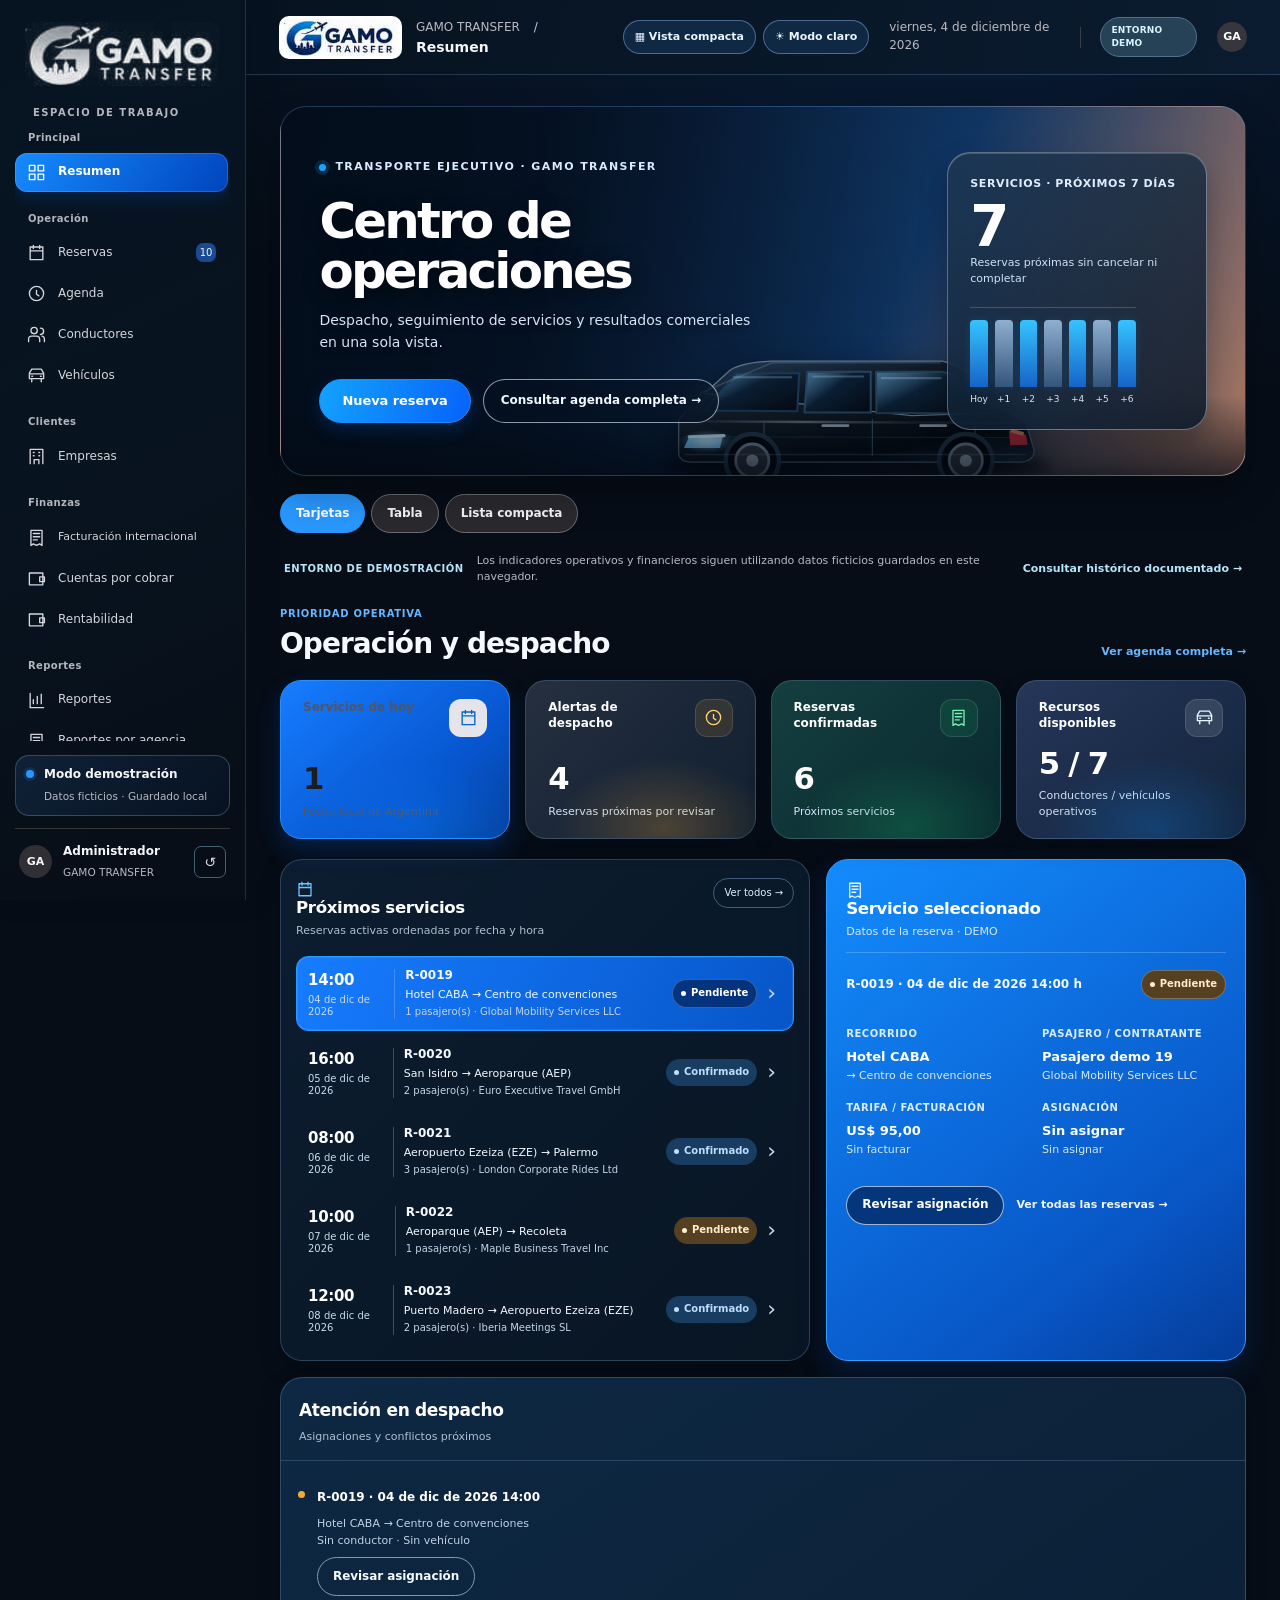
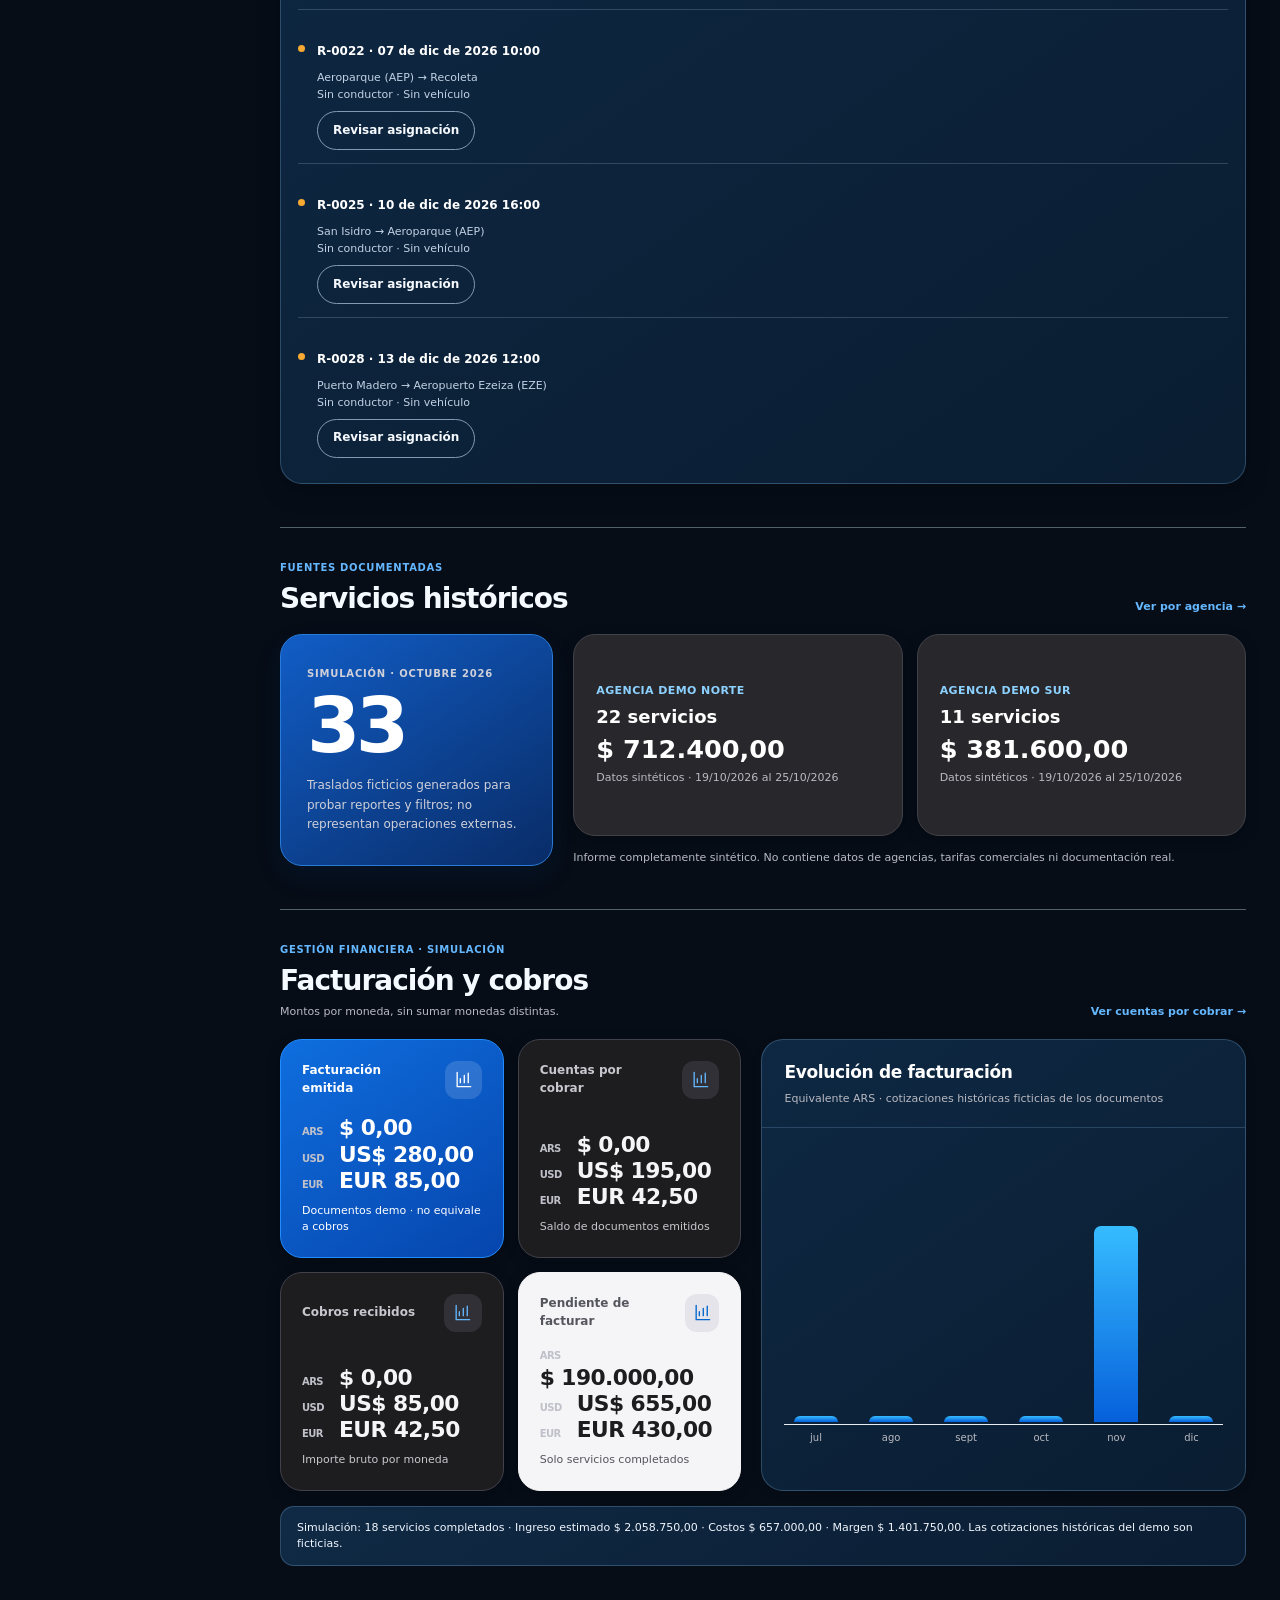
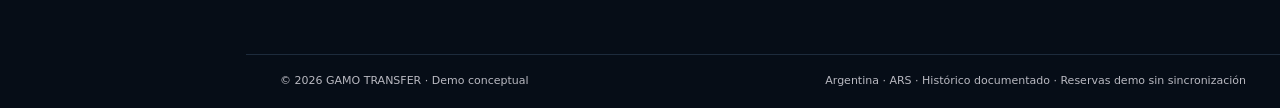
<file: index.html>
<!doctype html>
<html lang="es-AR">
  <head>
    <meta charset="utf-8" />
    <meta name="viewport" content="width=device-width, initial-scale=1" />
    <meta name="theme-color" content="#0e0e0e" />
    <meta name="referrer" content="no-referrer" />
    <meta name="robots" content="noindex, nofollow, noarchive" />
    <meta name="gamo-build" content="development" />
    <meta http-equiv="Content-Security-Policy" content="default-src 'self'; base-uri 'self'; object-src 'none'; script-src 'self'; style-src 'self' 'unsafe-inline'; img-src 'self' data: https://images.unsplash.com; font-src 'self' data:; connect-src 'self'; form-action 'self'; frame-src 'none'" />
    <meta
      name="description"
      content="GAMO TRANSFER · Demo interactiva de gestión para transporte ejecutivo en Argentina."
    />
    <title>GAMO TRANSFER | Gestión de transporte</title>
    <link
      rel="icon"
      href="data:image/svg+xml,%3Csvg xmlns='http://www.w3.org/2000/svg' viewBox='0 0 40 40'%3E%3Crect width='40' height='40' rx='10' fill='%230e0e0e'/%3E%3Ctext x='9' y='30' font-size='30' font-family='sans-serif' fill='%232997ff'%3EG%3C/text%3E%3C/svg%3E"
    />
    <link rel="stylesheet" href="styles.css?v=20261101-usability-v19" />
  </head>
  <body data-theme="dark" data-density="comfortable">
    <div id="shell" class="shell">
      <button type="button" class="skip-link" id="skip-to-content">Saltar al contenido principal</button>
      <div id="scrim" class="scrim" aria-hidden="true"></div>
      <aside id="sidebar" class="sidebar" aria-label="Navegación principal">
        <div class="brand">
          <img class="brand-logo" src="gamo-logo.svg" alt="Gamo Transfer" width="170" height="56" decoding="async" />
        </div>
        <button type="button" class="mobile-nav-close icon-button" id="menu-close-btn" aria-label="Cerrar menú">✕</button>
        <p class="nav-caption">ESPACIO DE TRABAJO</p>
        <nav id="nav" class="nav" aria-label="Módulos de Gamo Transfer">
          <span class="nav-group-label first" role="presentation">Principal</span>
          <a href="#/inicio" data-page="inicio"
                      ><span class="nav-ico" data-icon="layout"></span>Resumen</a
                    >
          <span class="nav-group-label" role="presentation">Operación</span>
          <a href="#/reservas" data-page="reservas"
                      ><span class="nav-ico" data-icon="calendar"></span>Reservas<span
                        id="nav-count"
                        class="nav-count"
                      ></span
                    ></a>
          <a href="#/agenda" data-page="agenda"
                      ><span class="nav-ico" data-icon="clock"></span>Agenda</a
                    >
          <a href="#/conductores" data-page="conductores"
                      ><span class="nav-ico" data-icon="users"></span>Conductores</a
                    >
          <a href="#/vehiculos" data-page="vehiculos"
                      ><span class="nav-ico" data-icon="car"></span>Vehículos</a
                    >
          <span class="nav-group-label" role="presentation">Clientes</span>
          <a href="#/clientes" data-page="clientes"
                      ><span class="nav-ico" data-icon="building"></span>Empresas</a
                    >
          <span class="nav-group-label" role="presentation">Finanzas</span>
          <a href="#/facturacion" data-page="facturacion"
                      ><span class="nav-ico" data-icon="invoice"></span>Facturación
                      internacional</a
                    >
          <a href="#/cobros" data-page="cobros"
                      ><span class="nav-ico" data-icon="wallet"></span>Cuentas por
                      cobrar</a
                    >
          <a href="#/finanzas" data-page="finanzas"
                      ><span class="nav-ico" data-icon="wallet"></span>Rentabilidad</a
                    >
          <span class="nav-group-label" role="presentation">Reportes</span>
          <a href="#/reportes" data-page="reportes"
                      ><span class="nav-ico" data-icon="chart"></span>Reportes</a
                    >
          <a href="#/reportes-agencias" data-page="reportes-agencias"><span class="nav-ico" data-icon="invoice"></span>Reportes por agencia</a>
        </nav>
        <div class="side-bottom">
          <div class="demo-note">
            <span class="pulse-dot"></span>
            <div>
              <strong>Modo demostración</strong
              ><small>Datos ficticios · Guardado local</small>
            </div>
          </div>
          <div class="side-user">
            <span class="avatar avatar-admin">GA</span>
            <div>
              <strong>Administrador</strong><small>GAMO TRANSFER</small>
            </div>
            <button
              class="reset-demo"
              data-action="reset"
              title="Restaurar datos demo"
              aria-label="Restaurar datos demo"
            >
              ↺
            </button>
          </div>
        </div>
      </aside>
      <div class="workspace">
        <header class="topbar">
          <div class="top-left">
            <a class="top-brand-link" href="#/inicio" title="Inicio"><img src="gamo-logo.svg" alt="Gamo Transfer" class="top-brand-logo" width="170" height="56" decoding="async"></a>
            <button
              class="icon-button mobile-menu"
              id="menu-btn"
              aria-label="Abrir menú"
            >
              <span data-icon="menu"></span>
            </button>
            <div>
              <span class="top-breadcrumb"
                >GAMO TRANSFER <span class="top-slash">/</span></span
              >
              <strong id="section-name">Resumen</strong>
            </div>
          </div>
          <div class="top-right">
            <div class="ui-controls" role="group" aria-label="Preferencias visuales">
              <button type="button" class="ui-control-btn" data-ui-preference="density" aria-pressed="false">▦ Vista compacta</button>
              <button type="button" class="ui-control-btn" data-ui-preference="theme" aria-pressed="false">☾ Modo oscuro</button>
            </div>
            <span class="top-date" id="today-date"></span
            ><span class="top-divider"></span
            ><span class="top-demo">ENTORNO DEMO</span
            ><span class="avatar top-avatar">GA</span>
          </div>
        </header>
        <p id="ui-storage-warning" class="ui-storage-warning" role="status" hidden>El navegador no pudo guardar el tema o la vista. El cambio funcionará solo durante esta visita.</p>
        <main id="content" tabindex="-1" aria-label="Resumen — GAMO TRANSFER"></main>
        <footer class="footer">
          <span>© <span id="year"></span> GAMO TRANSFER · Demo conceptual</span
          ><span
            >Argentina · ARS · Histórico documentado · Reservas demo sin sincronización</span
          >
        </footer>
      </div>
    </div>
    <div id="modal-root"></div>
    <div id="toast-root" class="toast-root" aria-live="polite"></div>
    <script src="domain.js" defer></script>
    <script src="ui-preferences.js?v=20261101-apple-v15" defer></script>
    <script src="agency-reports.js?v=20261101-usability-v19" defer></script>
    <script src="version-check.js" defer></script>
    <script src="app.js?v=20261101-usability-v19" defer></script>
  </body>
</html>
</file>
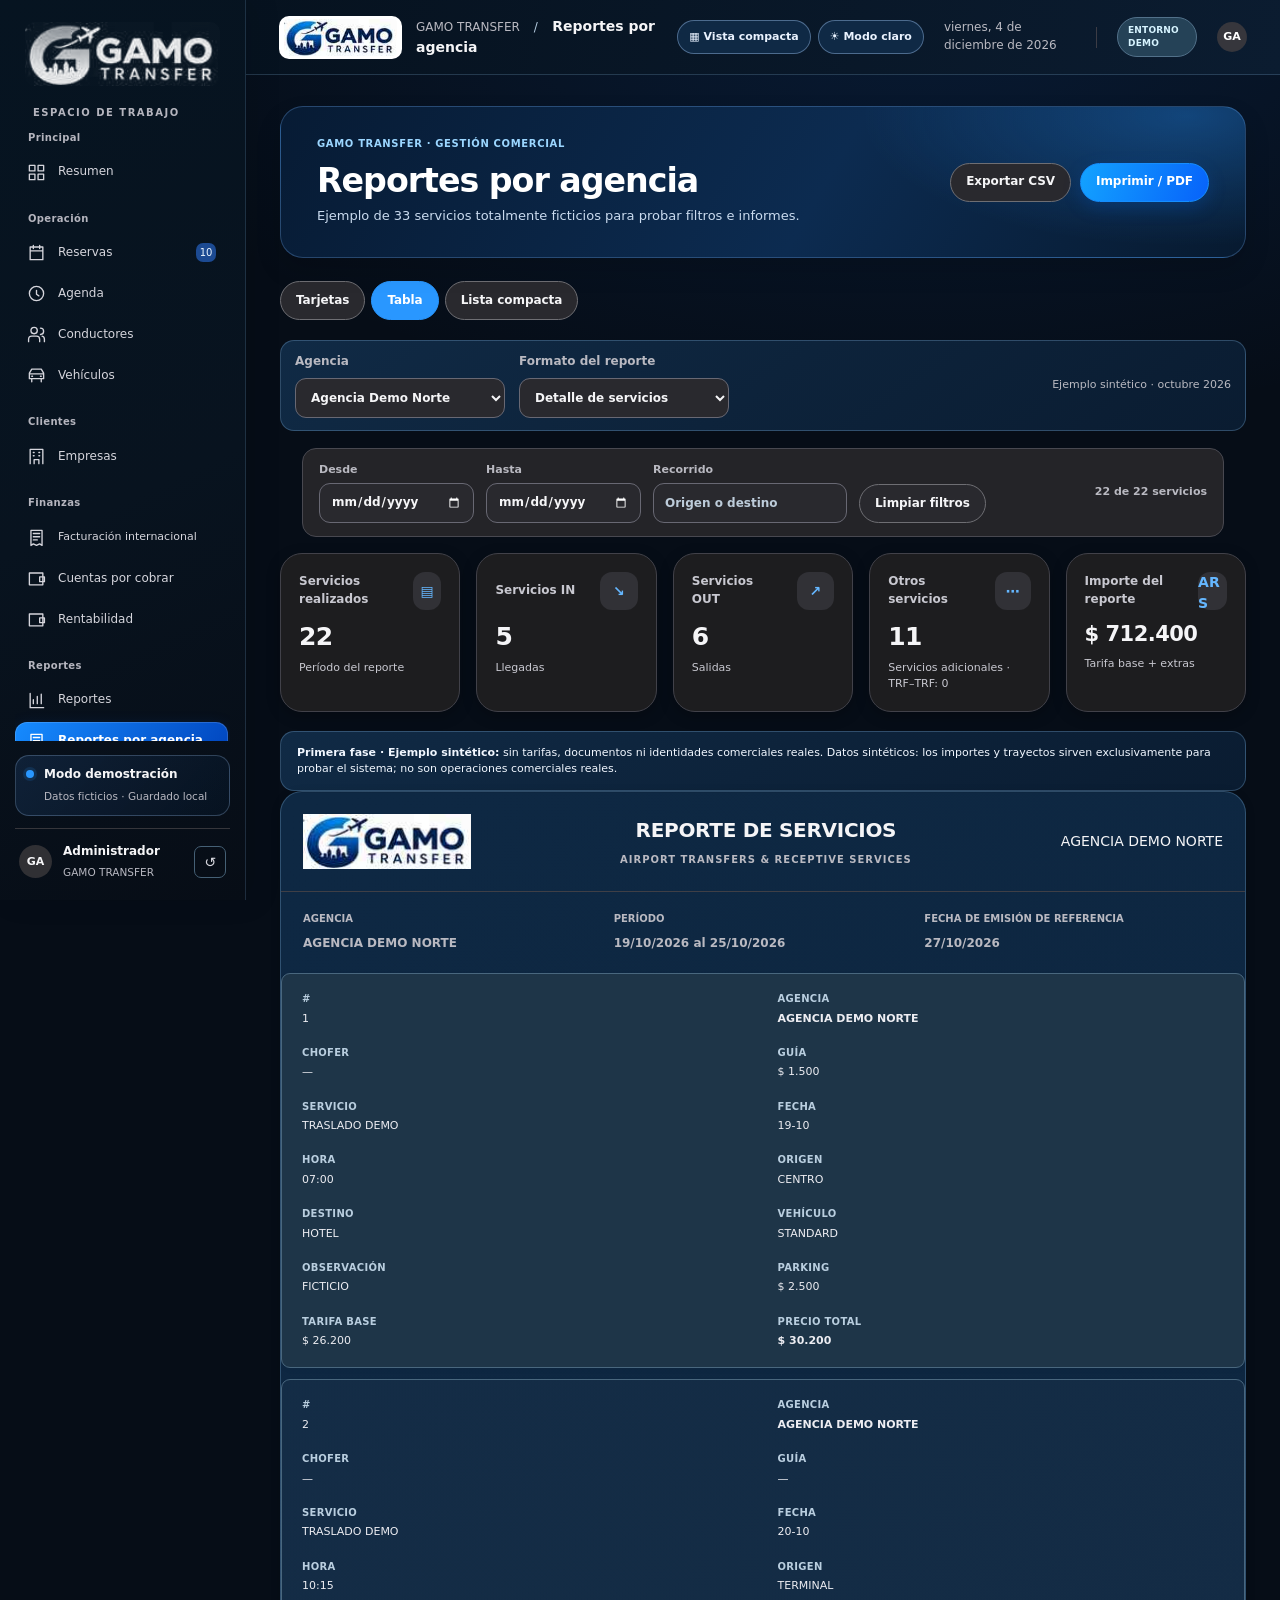
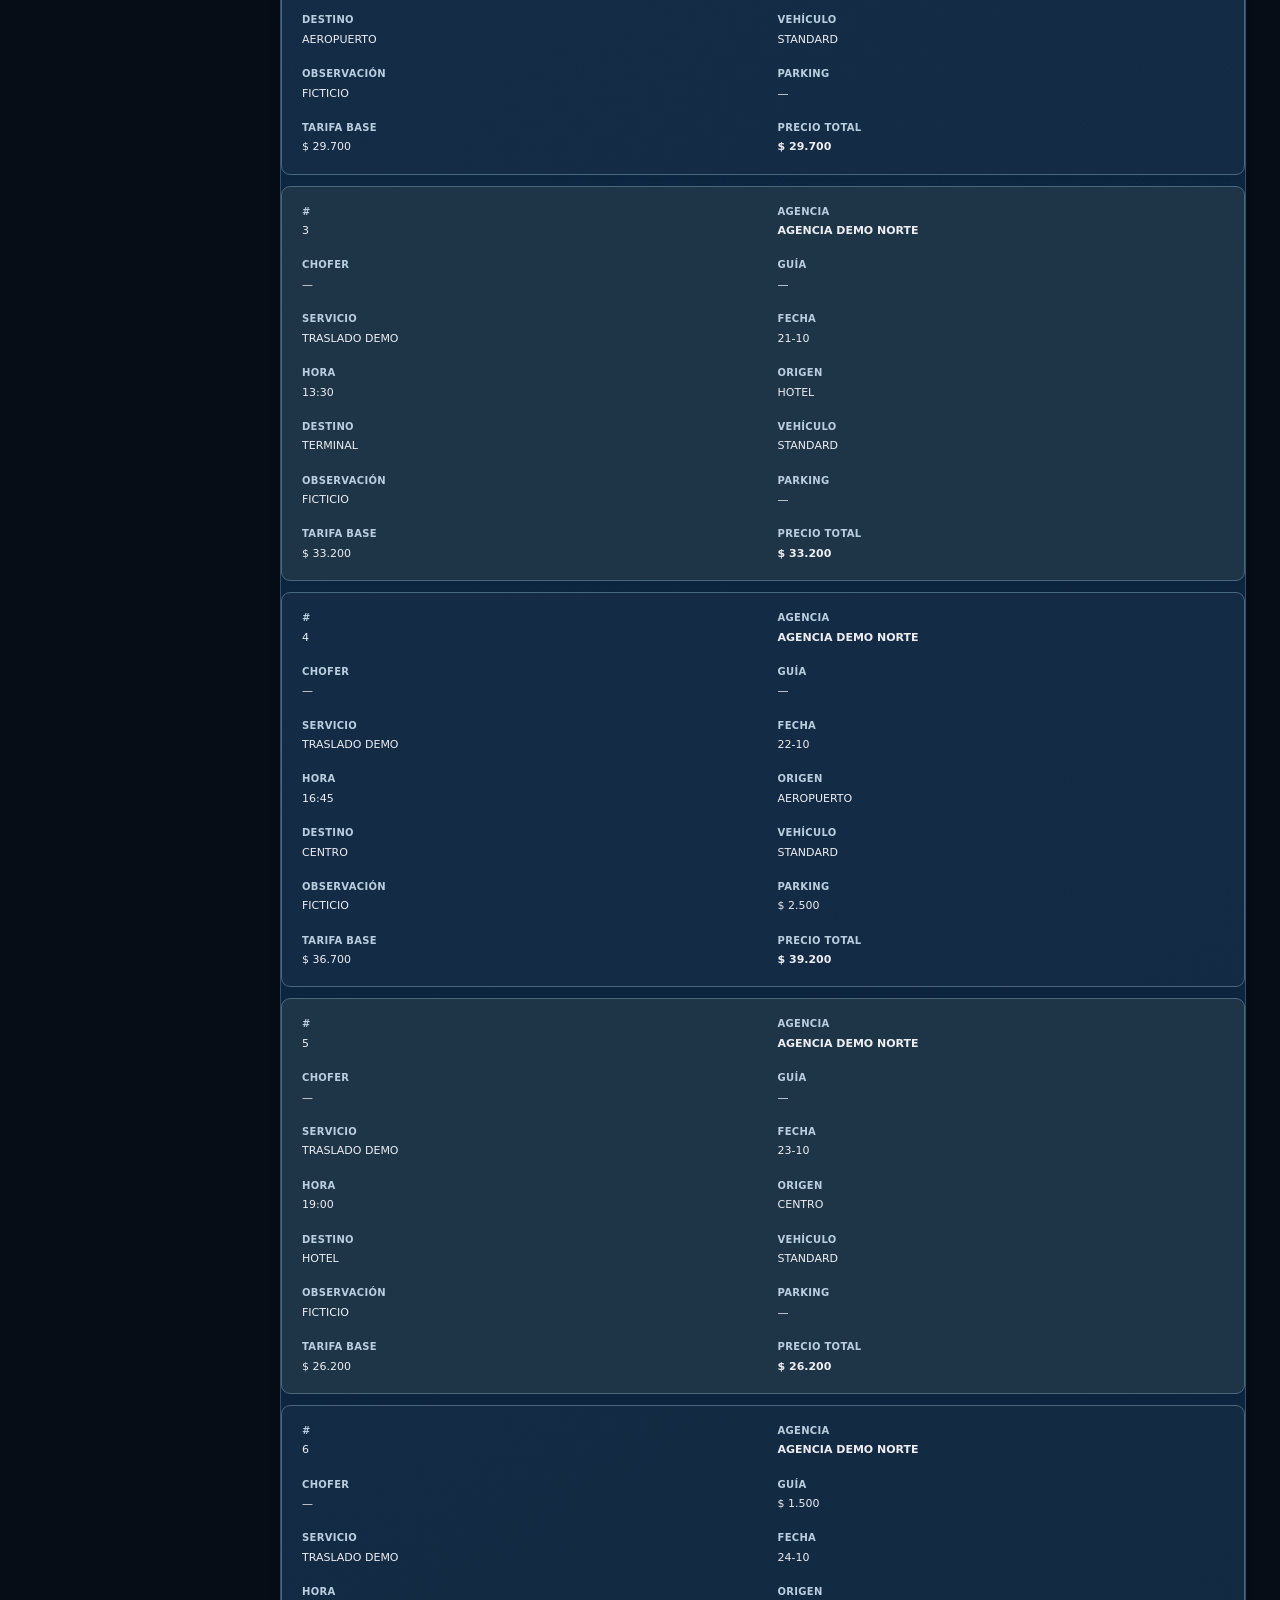
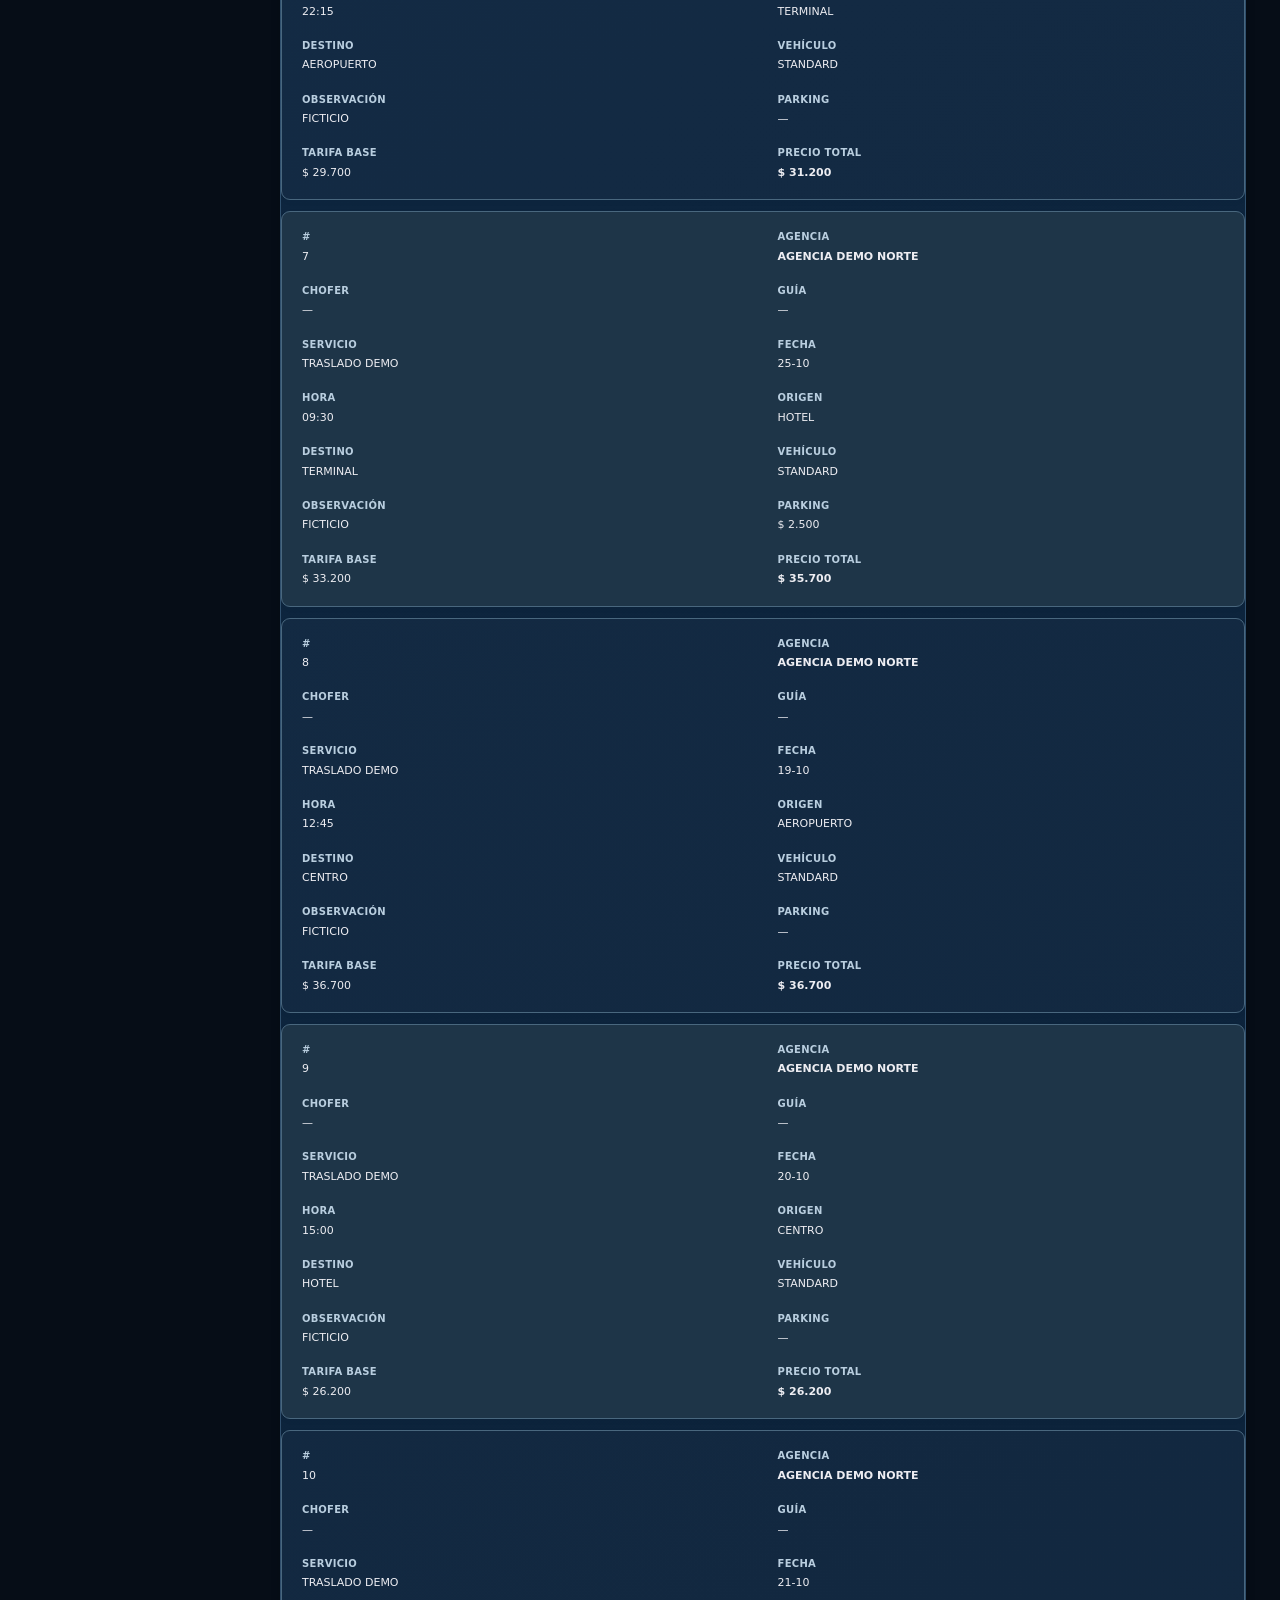
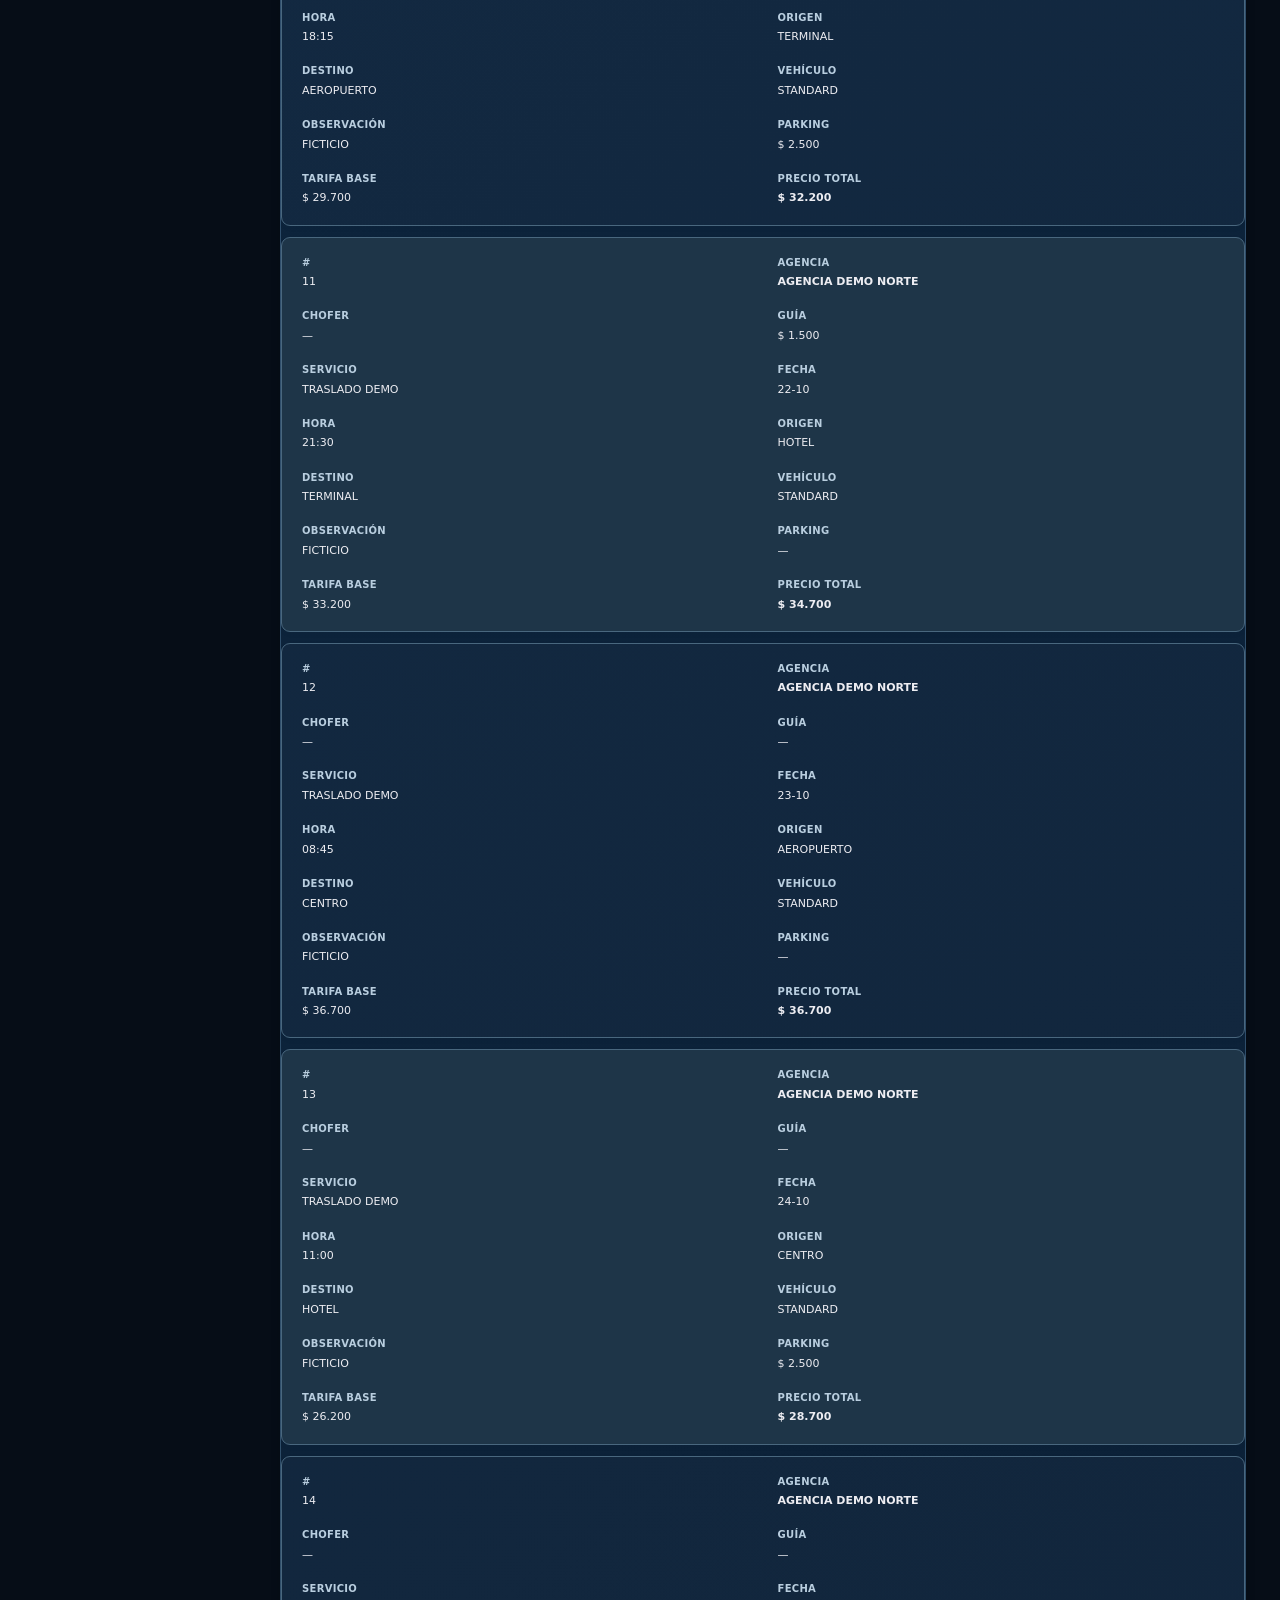
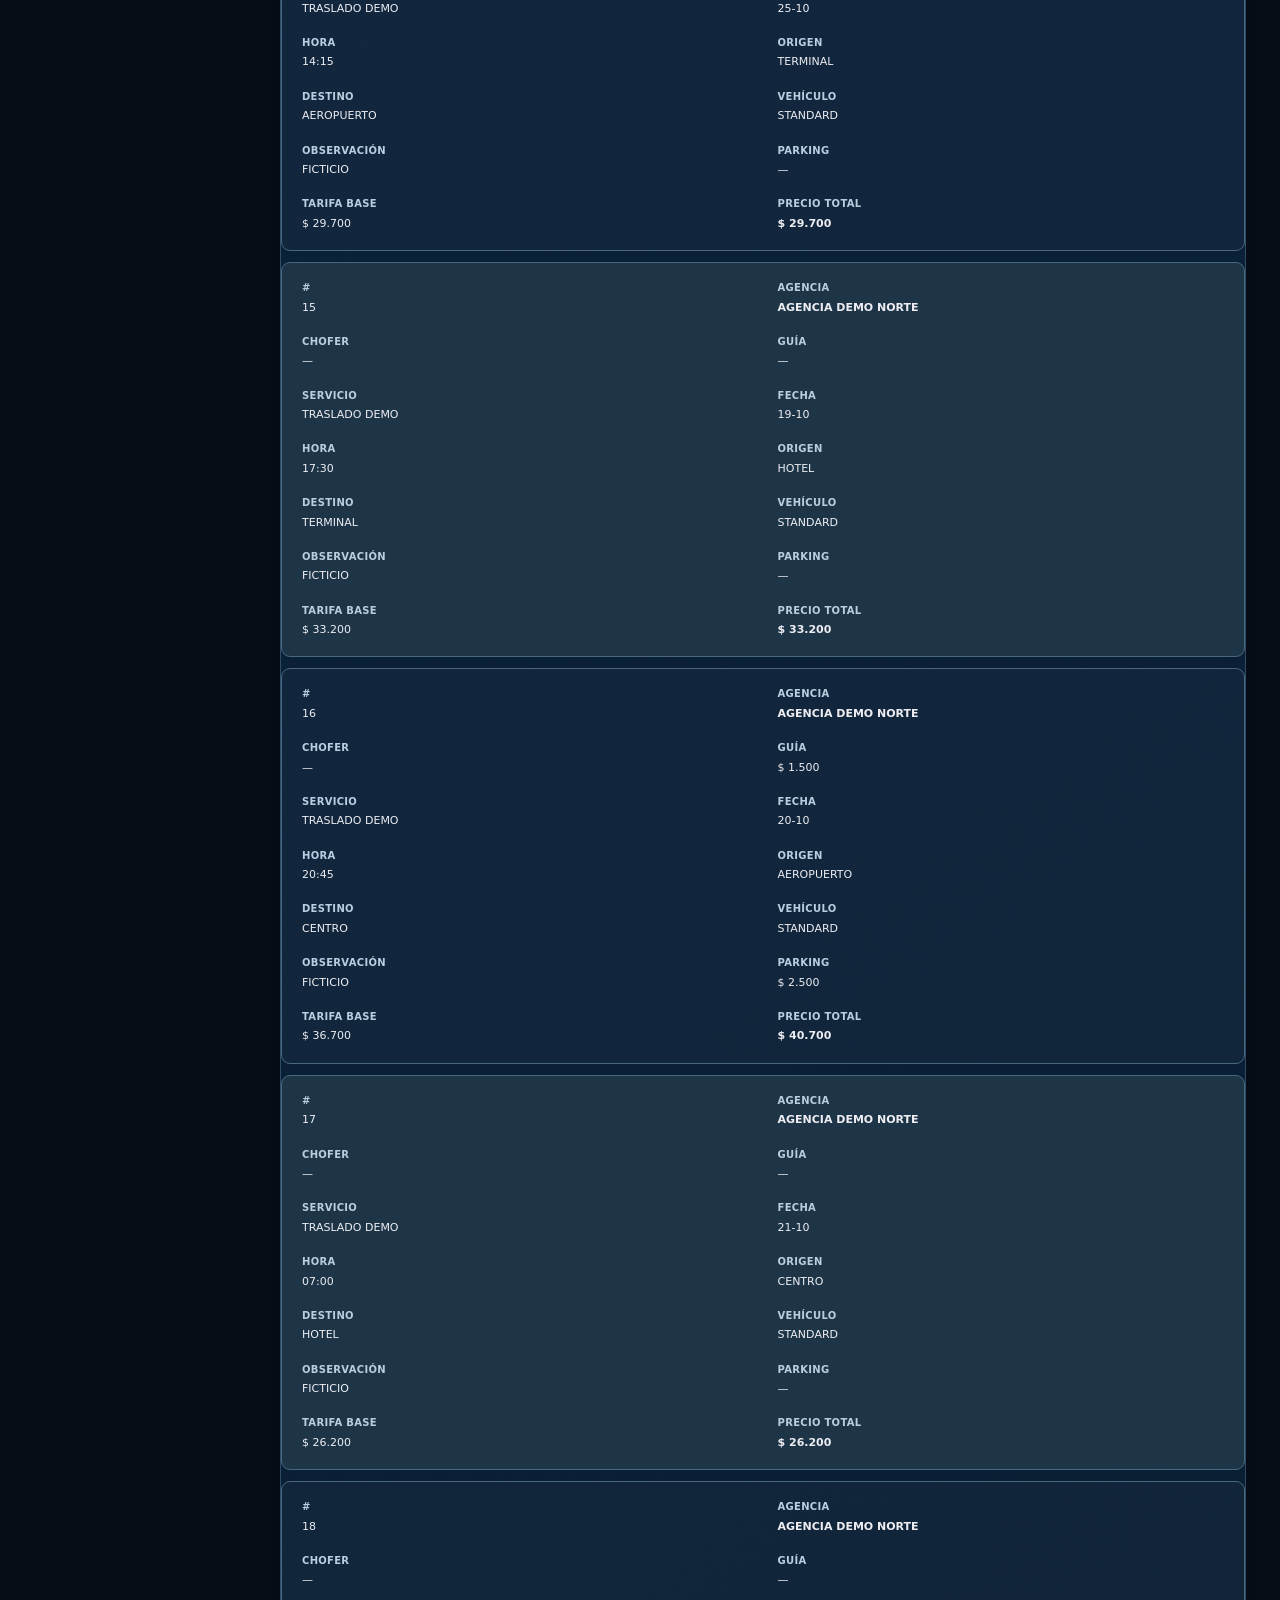
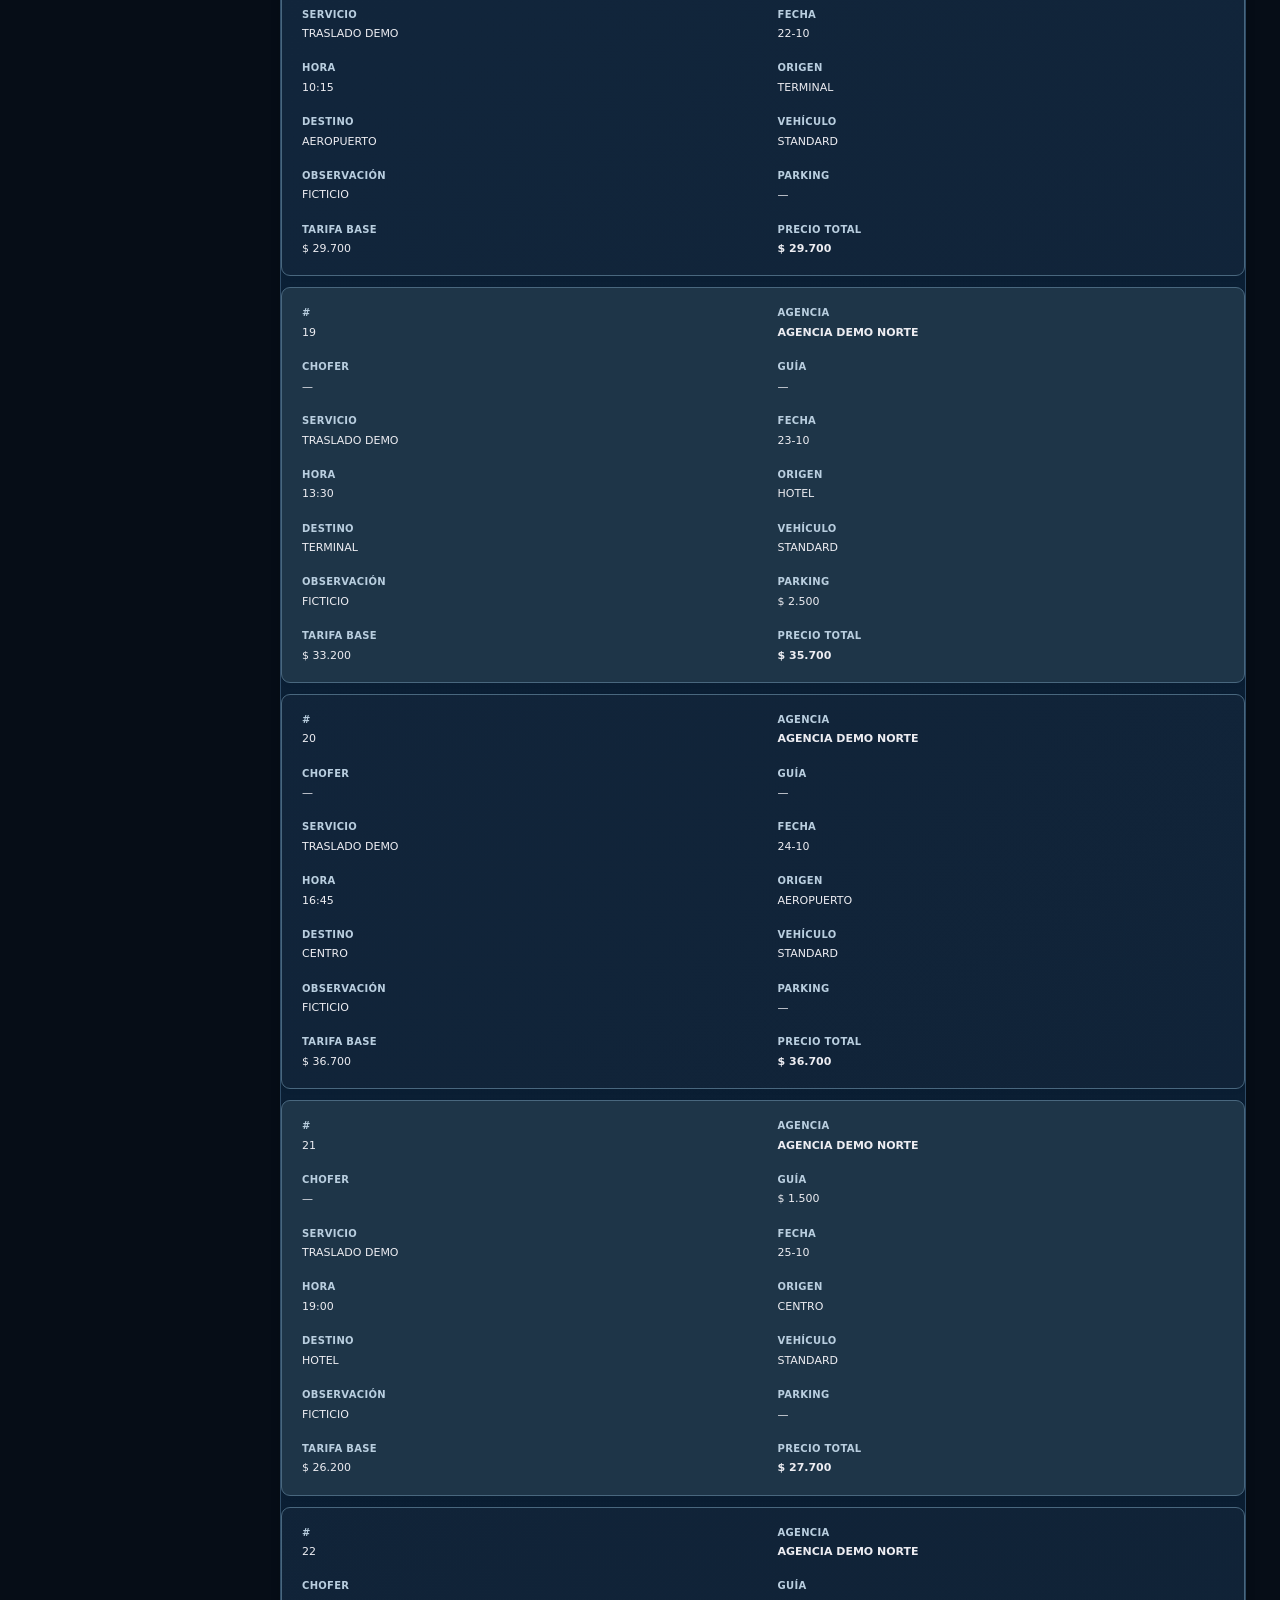
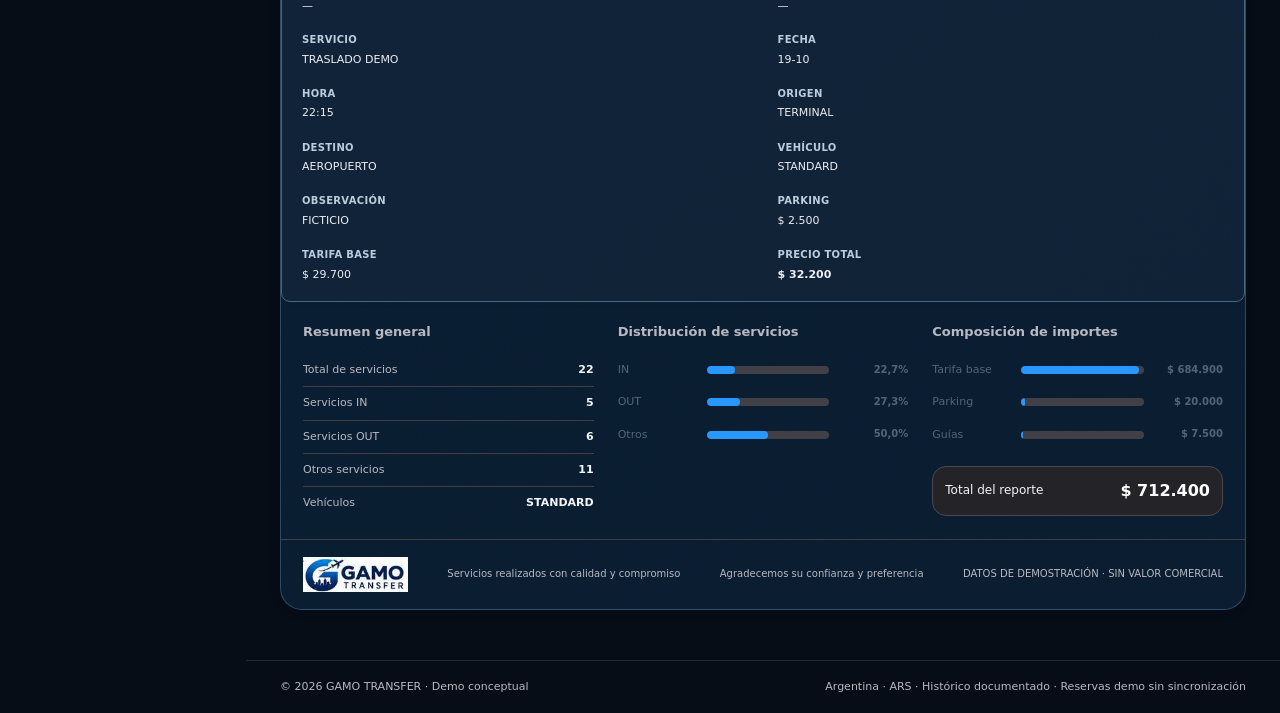
<file: reportes-agencias.html>
<!doctype html>
<html lang="es-AR">
<head>
<meta charset="utf-8">
<meta name="robots" content="noindex, nofollow, noarchive">
<meta name="viewport" content="width=device-width, initial-scale=1">
<meta http-equiv="refresh" content="0;url=./index.html#/reportes-agencias">
<title>Gamo Transfer · Reportes por agencia</title>
<script>location.replace("./index.html#/reportes-agencias");</script>
</head>
<body>
<p>El módulo de reportes ahora está integrado en el <a href="./index.html#/reportes-agencias">panel principal de Gamo Transfer</a>.</p>
</body>
</html>
</file>
<file: styles.css>
:root {
  --navy: #002b49;
  --navy2: #003b60;
  --accent: #006ba0;
  --cyan: #009edb;
  --accent-soft: #e7f3fa;
  --ink: #122d40;
  --muted: #42576b;
  --line: #dfe8ef;
  --bg: #f4f7fa;
  --canvas: #dadad8;
  --card: #fff;
  --shadow: 0 5px 25px rgba(25, 41, 63, 0.035);
  --radius: 15px;
  --surface-raised: #ffffff;
  --surface-soft: #eef3f7;
  --surface-strong: #e8eff5;
  --border-strong: #bfcedc;
  --text-secondary: #42576b;
}
* {
  box-sizing: border-box;
}
html {
  scroll-behavior: smooth;
}
body {
  margin: 0;
  background: var(--canvas);
  font-family:
    Inter,
    ui-sans-serif,
    -apple-system,
    BlinkMacSystemFont,
    "Segoe UI",
    sans-serif;
  color: var(--ink);
  font-size: 14px;
}
button,
input,
select {
  font: inherit;
}
button {
  cursor: pointer;
}
a {
  text-decoration: none;
  color: inherit;
}
button:focus-visible,
a:focus-visible,
input:focus-visible,
select:focus-visible {
  outline: 3px solid rgba(0, 107, 160, 0.35);
  outline-offset: 2px;
}
svg {
  display: inline-block;
  vertical-align: middle;
  flex-shrink: 0;
}
h1,
h2,
h3,
p {
  margin-top: 0;
}
h1 {
  font-size: 30px;
  letter-spacing: -1.05px;
  margin-bottom: 8px;
}
h2 {
  font-size: 17px;
  letter-spacing: -0.4px;
}
h3 {
  font-size: 15px;
}
p {
  line-height: 1.55;
}
.shell {
  min-height: 100vh;
}
.sidebar {
  position: fixed;
  z-index: 30;
  left: 0;
  top: 0;
  bottom: 0;
  width: 246px;
  background: var(--navy);
  color: #f0f5fa;
  display: flex;
  flex-direction: column;
  padding: 30px 15px 19px;
}
.brand {
  display: flex;
  align-items: center;
  gap: 10px;
  padding: 0 10px 32px;
}
.brand-icon {
  width: 39px;
  height: 39px;
  display: grid;
  place-items: center;
  background: var(--cyan);
  color: var(--navy);
  border-radius: 11px;
  font-size: 25px;
  font-weight: 850;
  letter-spacing: -3px;
  padding-right: 4px;
}
.brand-copy strong {
  display: block;
  font-size: 21px;
  letter-spacing: -0.8px;
}
.brand-copy strong span {
  display: block;
  font-size: 11px;
  font-weight: 650;
  letter-spacing: 2.6px;
  margin-top: 3px;
  color: #d2e4f0;
}
.brand-copy small {
  font-size: 8.6px;
  letter-spacing: 1.12px;
  color: #8fa2b6;
}
.nav-caption {
  font-size: 10px;
  font-weight: 750;
  letter-spacing: 1.5px;
  color: #7086a2;
  padding: 0 18px;
  margin: 4px 0 14px;
}
.nav {
  display: grid;
  gap: 5px;
}
.nav a {
  min-height: 43px;
  display: flex;
  align-items: center;
  gap: 12px;
  padding: 0 14px;
  border-radius: 9px;
  color: #aab8c9;
  font-weight: 550;
  transition:
    background 0.18s,
    color 0.18s;
}
.nav a svg {
  width: 19px;
  height: 19px;
}
.nav a:hover {
  background: #093c5c;
  color: white;
}
.nav a.active {
  background: #104c70;
  color: white;
}
.nav a.active:before {
  content: "";
  height: 21px;
  width: 3px;
  background: var(--accent);
  border-radius: 4px;
  position: absolute;
  left: 15px;
}
.nav-count {
  font-size: 10px;
  margin-left: auto;
  min-width: 20px;
  height: 19px;
  display: grid;
  place-items: center;
  color: #d4efff;
  background: #164d70;
  border-radius: 6px;
}
.side-bottom {
  margin-top: auto;
}
.demo-note {
  display: flex;
  align-items: flex-start;
  gap: 10px;
  background: #073654;
  border: 1px solid #23516f;
  border-radius: 12px;
  padding: 14px 12px;
  margin: 0 0 22px;
}
.pulse-dot {
  height: 8px;
  width: 8px;
  background: var(--cyan);
  border-radius: 100%;
  margin-top: 4px;
  box-shadow: 0 0 0 4px rgba(0, 158, 219, 0.18);
}
.demo-note strong,
.side-user strong {
  font-size: 12px;
  display: block;
}
.demo-note small,
.side-user small {
  font-size: 10.5px;
  color: #8fa2b6;
  display: block;
  margin-top: 5px;
}
.side-user {
  display: flex;
  align-items: center;
  gap: 11px;
  padding: 14px 4px 0;
  border-top: 1px solid #23516f;
}
.avatar {
  height: 33px;
  width: 33px;
  border-radius: 50%;
  display: inline-flex;
  align-items: center;
  justify-content: center;
  flex-shrink: 0;
  font-weight: 750;
  font-size: 11px;
  background: #e9edf6;
  color: #4d5c7f;
}
.avatar-admin,
.top-avatar {
  background: #174965;
  color: #d5edfa;
}
.side-gear {
  margin-left: auto;
  color: #8697a9;
}
.side-gear svg {
  width: 17px;
  height: 17px;
}
.workspace {
  margin-left: 246px;
  min-height: 100vh;
  display: flex;
  flex-direction: column;
}
.topbar {
  height: 75px;
  flex-shrink: 0;
  border-bottom: 1px solid var(--line);
  background: #fff;
  display: flex;
  align-items: center;
  justify-content: space-between;
  padding: 0 33px;
  gap: 16px;
}
.top-left,
.top-right {
  display: flex;
  align-items: center;
  gap: 14px;
}
.top-left strong {
  font-weight: 700;
}
.top-breadcrumb,
.top-date {
  color: var(--muted);
  font-size: 12px;
}
.top-slash {
  padding: 0 10px;
  color: #b7c2cf;
}
.top-right {
  gap: 20px;
}
.top-divider {
  height: 21px;
  width: 1px;
  background: var(--line);
}
.top-demo {
  background: #e7f3fa;
  color: #006ba0;
  border: 1px solid #bfdced;
  border-radius: 20px;
  padding: 6px 10px;
  font-size: 9px;
  font-weight: 800;
  letter-spacing: 0.9px;
}
.top-avatar {
  height: 30px;
  width: 30px;
}
.mobile-menu {
  display: none !important;
}
main {
  width: 100%;
  max-width: 1690px;
  align-self: center;
  padding: 31px 34px 50px;
  flex: 1;
}
.footer {
  margin-top: auto;
  padding: 18px 34px;
  border-top: 1px solid var(--line);
  display: flex;
  align-items: center;
  justify-content: space-between;
  gap: 12px;
  color: #9aa5b6;
  font-size: 11px;
}
.page-header {
  display: flex;
  justify-content: space-between;
  align-items: center;
  gap: 20px;
  margin-bottom: 26px;
}
.eyebrow {
  color: var(--accent);
  font-size: 10px;
  font-weight: 850;
  letter-spacing: 1.6px;
  margin-bottom: 10px;
  text-transform: uppercase;
}
.subheading {
  color: var(--muted);
  font-size: 13px;
  margin-bottom: 0;
}
.header-actions {
  display: flex;
  align-items: center;
  gap: 9px;
  flex-wrap: wrap;
}
.btn {
  height: 39px;
  display: inline-flex;
  align-items: center;
  justify-content: center;
  gap: 9px;
  border-radius: 9px;
  font-size: 12px;
  font-weight: 750;
  padding: 0 15px;
  border: 1px solid transparent;
  white-space: nowrap;
  transition:
    transform 0.15s,
    background 0.15s;
}
.btn svg {
  height: 16px;
  width: 16px;
}
.btn:hover {
  transform: translateY(-1px);
}
.btn-primary {
  color: #fff;
  background: #006ba0;
}
.btn-primary:hover {
  background: #00537d;
}
.btn-light {
  background: white;
  color: #344154;
  border: 1px solid #e3e9ef;
}
.btn-light:hover {
  background: #f4f8fb;
}
.btn-accent {
  background: var(--accent);
  color: #ffffff;
}
.btn-danger {
  background: #fff0ed;
  color: #c65b43;
  border: 1px solid #ffdbd4;
}
.icon-button {
  display: grid;
  place-items: center;
  height: 34px;
  width: 34px;
  background: transparent;
  color: #58687a;
  border: 1px solid transparent;
  border-radius: 8px;
}
.icon-button svg {
  height: 18px;
  width: 18px;
}
.icon-button:hover {
  background: #edf1f6;
}
.grid-kpi {
  display: grid;
  grid-template-columns: repeat(4, minmax(0, 1fr));
  gap: 16px;
  margin-bottom: 19px;
}
.kpi {
  background: #fff;
  border: 1px solid var(--line);
  border-radius: var(--radius);
  padding: 20px 21px 18px;
  box-shadow: var(--shadow);
  min-width: 0;
}
.kpi-top {
  display: flex;
  justify-content: space-between;
  gap: 12px;
  align-items: center;
  margin-bottom: 16px;
}
.kpi-label {
  font-size: 12px;
  font-weight: 600;
  color: #778496;
}
.kpi-icon {
  width: 38px;
  height: 38px;
  border-radius: 10px;
  display: grid;
  place-items: center;
  background: #e7f3fa;
  color: #006ba0;
}
.kpi-icon svg {
  width: 19px;
  height: 19px;
}
.kpi-icon.amber {
  background: #fff4df;
  color: #d49833;
}
.kpi-icon.blue {
  background: #e9f2ff;
  color: #5b90e9;
}
.kpi-icon.violet {
  background: #f1edff;
  color: #8e78d4;
}
.kpi-value {
  font-size: 28px;
  font-weight: 780;
  letter-spacing: -1px;
  line-height: 1.12;
  white-space: nowrap;
}
.kpi-foot {
  display: flex;
  align-items: center;
  gap: 6px;
  margin-top: 9px;
  font-size: 11px;
  color: #93a0ae;
}
.positive {
  color: #169e80;
}
.negative {
  color: #d06d54;
}
.dashboard-main,
.dashboard-bottom {
  display: grid;
  grid-template-columns: minmax(0, 1.8fr) minmax(310px, 1fr);
  gap: 18px;
  margin-top: 18px;
}
.panel {
  min-width: 0;
  background: #fff;
  border: 1px solid var(--line);
  border-radius: var(--radius);
  box-shadow: var(--shadow);
  overflow: hidden;
}
.panel-pad {
  padding: 22px;
}
.panel-head {
  display: flex;
  justify-content: space-between;
  align-items: center;
  gap: 12px;
  padding: 20px 22px;
  border-bottom: 1px solid #eef0f3;
}
.panel-head h2 {
  margin: 0;
}
.panel-sub {
  display: block;
  color: var(--muted);
  font-size: 11px;
  margin-top: 5px;
}
.mini-link {
  color: #006ba0;
  font-weight: 750;
  font-size: 11px;
  border: 0;
  background: transparent;
}
.table-scroll {
  overflow: auto;
}
.data-table {
  border-collapse: collapse;
  width: 100%;
  text-align: left;
  min-width: 680px;
}
.data-table thead {
  background: #fafbfd;
}
.data-table th {
  color: #93a0af;
  text-transform: uppercase;
  letter-spacing: 0.75px;
  font-size: 9px;
  font-weight: 850;
  padding: 12px 18px;
  white-space: nowrap;
}
.data-table td {
  font-size: 12px;
  padding: 15px 18px;
  border-top: 1px solid #f0f2f5;
  vertical-align: middle;
}
.data-table tbody tr:hover {
  background: #fcfefd;
}
.primary-cell {
  font-weight: 700;
  color: #28374a;
  display: block;
}
.secondary-cell {
  display: block;
  color: #9ba8b5;
  font-size: 10.5px;
  margin-top: 5px;
}
.route-cell {
  display: flex;
  align-items: flex-start;
  gap: 7px;
}
.route-cell svg {
  height: 14px;
  width: 14px;
  color: #9ba8b5;
  margin-top: 1px;
}
.badge {
  display: inline-flex;
  align-items: center;
  gap: 5px;
  border-radius: 6px;
  padding: 6px 8px;
  font-size: 10px;
  font-weight: 750;
  white-space: nowrap;
}
.badge:before {
  content: "";
  height: 5px;
  width: 5px;
  border-radius: 50%;
  background: currentColor;
}
.badge.success {
  background: #e2f6ed;
  color: #208c6f;
}
.badge.warning {
  background: #fff3dc;
  color: #ae7a21;
}
.badge.info {
  background: #e6f2ff;
  color: #437fbd;
}
.badge.neutral {
  background: #f0f2f6;
  color: #7b8798;
}
.badge.danger {
  background: #ffedf0;
  color: #bf6171;
}
.badge.purple {
  background: #efeafe;
  color: #7f65bd;
}
.activity {
  display: flex;
  flex-direction: column;
  gap: 21px;
}
.activity-item {
  display: flex;
  gap: 13px;
}
.activity-bullet {
  display: flex;
  flex-direction: column;
  align-items: center;
  gap: 8px;
}
.activity-bullet span {
  height: 30px;
  width: 30px;
  display: grid;
  place-items: center;
  border-radius: 50%;
  color: #006ba0;
  background: #e7f3fa;
}
.activity-bullet svg {
  height: 14px;
  width: 14px;
}
.activity-bullet:after {
  content: "";
  width: 1px;
  background: #e1e8ef;
  flex: 1;
}
.activity-item:last-child .activity-bullet:after {
  display: none;
}
.activity-content {
  min-width: 0;
  padding-top: 2px;
}
.activity-content strong {
  font-size: 12px;
}
.activity-content p {
  font-size: 11px;
  color: var(--muted);
  margin: 6px 0 0;
}
.activity-time {
  font-size: 10px;
  color: #a1adba;
  margin-top: 7px;
}
.bar-chart {
  display: flex;
  align-items: flex-end;
  justify-content: space-between;
  height: 188px;
  gap: 12px;
  padding: 16px 0 2px;
  border-bottom: 1px solid #e8edf2;
}
.bar-group {
  flex: 1;
  display: flex;
  flex-direction: column;
  justify-content: flex-end;
  align-items: center;
  height: 100%;
  gap: 9px;
  min-width: 0;
}
.bar {
  width: 100%;
  max-width: 44px;
  min-height: 4px;
  border-radius: 7px 7px 0 0;
  background: #c9e6f4;
  position: relative;
}
.bar.active {
  background: #006ba0;
}
.bar .tip {
  display: none;
  position: absolute;
  bottom: calc(100% + 8px);
  left: 50%;
  transform: translateX(-50%);
  background: #006ba0;
  color: #fff;
  border-radius: 5px;
  padding: 6px;
  font-size: 10px;
  white-space: nowrap;
}
.bar:hover .tip {
  display: block;
}
.bar-label {
  font-size: 10px;
  color: #a1adba;
  margin-bottom: -24px;
}
.chart-area {
  padding: 20px 22px 35px;
}
.flota-big {
  display: flex;
  align-items: center;
  gap: 18px;
  padding: 18px 0;
}
.donut {
  width: 111px;
  height: 111px;
  flex-shrink: 0;
  border-radius: 50%;
  display: grid;
  place-items: center;
}
.donut-inner {
  height: 77px;
  width: 77px;
  background: white;
  border-radius: 50%;
  display: grid;
  place-items: center;
  align-content: center;
}
.donut-inner strong {
  font-size: 27px;
  letter-spacing: -1px;
}
.donut-inner span {
  color: var(--muted);
  font-size: 10px;
}
.legend {
  display: grid;
  gap: 12px;
}
.legend-row {
  display: flex;
  justify-content: space-between;
  align-items: center;
  gap: 19px;
  font-size: 11px;
  color: #718093;
}
.legend-dot {
  width: 8px;
  height: 8px;
  border-radius: 50%;
  display: inline-block;
  margin-right: 7px;
}
.legend-row strong {
  color: #273448;
}
.toolbar {
  display: flex;
  justify-content: space-between;
  gap: 14px;
  flex-wrap: wrap;
  margin: 0 0 17px;
}
.search-wrap {
  height: 40px;
  width: min(340px, 100%);
  display: flex;
  align-items: center;
  gap: 9px;
  background: #fff;
  border: 1px solid #e1e7ee;
  border-radius: 9px;
  padding: 0 12px;
  color: #9aa6b5;
}
.search-wrap svg {
  height: 17px;
  width: 17px;
}
.search-wrap input {
  border: 0;
  outline: 0;
  background: transparent;
  min-width: 0;
  flex: 1;
  color: var(--ink);
  font-size: 12px;
}
.toolbar-controls {
  display: flex;
  gap: 9px;
  flex-wrap: wrap;
}
.field-select,
.field-input {
  height: 40px;
  border: 1px solid #dfe6ed;
  border-radius: 9px;
  background: #fff;
  color: #455468;
  padding: 0 11px;
  font-size: 12px;
  min-width: 140px;
}
.field-select:focus,
.field-input:focus {
  outline: 2px solid #9acfe8;
}
.table-action {
  border: 0;
  background: transparent;
  color: #006ba0;
  font-size: 11px;
  font-weight: 750;
  padding: 5px;
}
.table-action:hover {
  text-decoration: underline;
}
.table-toolbar {
  display: flex;
  justify-content: space-between;
  padding: 14px 19px;
  border-top: 1px solid var(--line);
  color: #95a0ad;
  font-size: 11px;
}
.empty {
  padding: 47px 20px;
  text-align: center;
  color: #8795a6;
}
.empty svg {
  height: 35px;
  width: 35px;
  display: block;
  margin: auto auto 12px;
  color: #a9b6c4;
}
.empty strong {
  display: block;
  font-size: 14px;
  color: #526378;
  margin-bottom: 6px;
}
.cards-3 {
  display: grid;
  grid-template-columns: repeat(3, minmax(0, 1fr));
  gap: 16px;
}
.entity-card {
  padding: 21px;
  background: #fff;
  border: 1px solid var(--line);
  border-radius: var(--radius);
}
.entity-top {
  display: flex;
  align-items: center;
  gap: 12px;
}
.entity-top .avatar {
  height: 43px;
  width: 43px;
  font-size: 13px;
}
.entity-name {
  font-weight: 750;
  font-size: 13px;
}
.entity-sub {
  color: #99a6b6;
  font-size: 11px;
  margin-top: 5px;
}
.entity-meta {
  display: flex;
  flex-direction: column;
  gap: 12px;
  margin: 20px 0 0;
  border-top: 1px solid var(--line);
  padding-top: 16px;
}
.meta-row {
  display: flex;
  justify-content: space-between;
  gap: 10px;
  font-size: 11px;
  color: #8491a1;
}
.meta-row strong {
  font-weight: 750;
  color: #38475a;
  text-align: right;
}
.vehicle-visual {
  height: 96px;
  border-radius: 11px;
  background: var(--accent-soft);
  display: flex;
  align-items: center;
  justify-content: center;
  color: #69929e;
  margin-bottom: 17px;
}
.vehicle-visual svg {
  height: 53px;
  width: 53px;
  stroke-width: 1.3;
}
.stat-strip {
  display: flex;
  gap: 13px;
  flex-wrap: wrap;
  margin: 0 0 18px;
}
.stat-pill {
  background: #fff;
  border: 1px solid var(--line);
  border-radius: 9px;
  padding: 12px 16px;
  font-size: 11px;
  color: #8895a3;
}
.stat-pill strong {
  display: block;
  font-size: 20px;
  color: #24364b;
  margin-bottom: 5px;
}
.finance-grid {
  display: grid;
  grid-template-columns: 1.4fr 1fr;
  gap: 18px;
  margin-top: 18px;
}
.finance-list {
  display: grid;
  gap: 14px;
}
.fin-line {
  display: flex;
  align-items: center;
  justify-content: space-between;
  gap: 10px;
}
.fin-line span {
  color: #7e8b9a;
  font-size: 12px;
}
.fin-line strong {
  font-size: 12px;
}
.progress {
  height: 7px;
  background: #edf1f5;
  border-radius: 10px;
  overflow: hidden;
  margin-top: 7px;
}
.progress-fill {
  height: 100%;
  background: #006ba0;
  border-radius: 10px;
}
.agenda-grid {
  display: grid;
  grid-template-columns: repeat(7, minmax(145px, 1fr));
  gap: 10px;
  overflow-x: auto;
  padding-bottom: 5px;
}
.agenda-day {
  border: 1px solid var(--line);
  border-radius: 12px;
  background: #fff;
  min-height: 320px;
  overflow: hidden;
}
.agenda-day-head {
  background: #fafbfd;
  padding: 14px 13px;
  border-bottom: 1px solid var(--line);
}
.agenda-day-head strong {
  display: block;
  font-size: 13px;
}
.agenda-day-head span {
  font-size: 10px;
  color: #96a3b1;
}
.agenda-day.today {
  border-color: #009edb;
}
.agenda-day.today .agenda-day-head {
  background: #e7f3fa;
}
.agenda-events {
  display: grid;
  gap: 9px;
  padding: 9px;
}
.agenda-event {
  border: 1px solid #d1dfe9;
  background: #f0f7fc;
  padding: 10px;
  border-radius: 6px;
  cursor: pointer;
}
.agenda-event strong {
  font-size: 11px;
  display: block;
}
.agenda-event small {
  font-size: 10px;
  color: #748697;
  display: block;
  margin-top: 5px;
}
.agenda-event.warning {
  border-color: #e0d2b8;
  background: #fff9ec;
}
.agenda-empty {
  color: #bcc5d0;
  font-size: 11px;
  padding: 17px 8px;
}
.notice {
  padding: 13px 16px;
  background: #e7f3fa;
  border: 1px solid #bfdced;
  color: #315d78;
  font-size: 11px;
  border-radius: 10px;
  margin-top: 18px;
}
.scrim {
  display: none;
}
.modal-backdrop {
  position: fixed;
  z-index: 90;
  inset: 0;
  background: rgba(15, 28, 44, 0.57);
  display: flex;
  align-items: center;
  justify-content: center;
  padding: 18px;
  overflow: auto;
}
.modal {
  background: #fff;
  border-radius: 17px;
  width: min(640px, 100%);
  max-height: calc(100vh - 36px);
  overflow: auto;
  box-shadow: 0 20px 70px #071b3559;
}
.modal-header {
  padding: 23px 26px 19px;
  border-bottom: 1px solid var(--line);
  display: flex;
  justify-content: space-between;
  align-items: flex-start;
  gap: 15px;
}
.modal-header h2 {
  margin-bottom: 6px;
  font-size: 20px;
}
.modal-header p {
  font-size: 12px;
  color: #8b9aaa;
  margin: 0;
}
.modal-form {
  padding: 23px 26px;
}
.form-grid {
  display: grid;
  grid-template-columns: repeat(2, 1fr);
  gap: 17px;
}
.form-group {
  display: flex;
  flex-direction: column;
  gap: 7px;
  min-width: 0;
}
.form-group.wide {
  grid-column: 1/-1;
}
.form-group label {
  font-size: 11px;
  color: #58687a;
  font-weight: 750;
}
.form-group input,
.form-group select {
  width: 100%;
  height: 41px;
  padding: 0 11px;
  border-radius: 9px;
  border: 1px solid #e0e7ed;
  background: white;
  color: #263448;
  font-size: 12px;
}
.form-group input:focus,
.form-group select:focus {
  outline: 2px solid #9acfe8;
  border-color: #006ba0;
}
.form-group small {
  font-size: 10px;
  color: #96a1ae;
}
.form-actions {
  display: flex;
  align-items: center;
  justify-content: flex-end;
  gap: 9px;
  margin-top: 27px;
  padding-top: 19px;
  border-top: 1px solid var(--line);
}
.toast-root {
  position: fixed;
  bottom: 20px;
  right: 21px;
  z-index: 150;
  display: grid;
  gap: 9px;
}
.toast {
  padding: 13px 17px;
  background: #002b49;
  color: #fff;
  font-size: 12px;
  border-radius: 10px;
  box-shadow: 0 8px 24px #14243e33;
  animation: fadein 0.22s ease;
  display: flex;
  align-items: center;
  gap: 9px;
}
.toast svg {
  height: 16px;
  width: 16px;
  color: #64d1f5;
}
@keyframes fadein {
  from {
    opacity: 0;
    transform: translateY(7px);
  }
  to {
    opacity: 1;
    transform: translateY(0);
  }
}
.detail-list {
  display: grid;
  grid-template-columns: 1fr 1fr;
  gap: 16px;
  padding: 21px 26px;
}
.detail-label {
  font-size: 10px;
  font-weight: 800;
  color: #9aa7b6;
  text-transform: uppercase;
  letter-spacing: 0.6px;
}
.detail-value {
  font-size: 13px;
  font-weight: 650;
  margin-top: 6px;
}
.detail-actions {
  padding: 17px 26px 23px;
  border-top: 1px solid var(--line);
  display: flex;
  justify-content: flex-end;
  flex-wrap: wrap;
  gap: 8px;
}
.divider {
  height: 1px;
  background: var(--line);
  margin: 18px 0;
}
.quick-actions {
  display: flex;
  align-items: center;
  gap: 7px;
}
.quick-actions .btn {
  height: 30px;
  font-size: 10px;
  padding: 0 9px;
}
.muted {
  color: #97a3b0;
}
.numeric {
  font-variant-numeric: tabular-nums;
}
.text-small {
  font-size: 11px;
}
.customer-type {
  font-size: 10px;
  color: #7d91a1;
}
.date-nav {
  display: flex;
  gap: 9px;
  align-items: center;
}
.date-nav strong {
  font-size: 13px;
}
.horizontal-rule {
  height: 1px;
  background: var(--line);
  margin: 18px 0;
}
.footer-note {
  color: #a1aeba;
  font-size: 10px;
  margin-top: 17px;
}
.action-foot {
  display: flex;
  gap: 8px;
  justify-content: flex-end;
  margin-top: 16px;
}
.pill-inline {
  border-radius: 20px;
  padding: 4px 9px;
  background: #f1f5f8;
  color: #8391a4;
  font-size: 10px;
}
.sr-only {
  position: absolute;
  width: 1px;
  height: 1px;
  overflow: hidden;
  clip: rect(0, 0, 0, 0);
}
@media (max-width: 1280px) {
  .grid-kpi {
    grid-template-columns: repeat(2, 1fr);
  }
  .dashboard-main,
  .dashboard-bottom {
    grid-template-columns: minmax(0, 1fr);
  }
  .cards-3 {
    grid-template-columns: repeat(2, minmax(0, 1fr));
  }
}
@media (max-width: 900px) {
  .sidebar {
    transform: translateX(-110%);
    transition: transform 0.2s;
    box-shadow: 12px 0 25px #12263a22;
  }
  .sidebar.open {
    transform: translateX(0);
  }
  .scrim.visible {
    display: block;
    position: fixed;
    inset: 0;
    z-index: 25;
    background: #101f3259;
  }
  .workspace {
    margin-left: 0;
  }
  .mobile-menu {
    display: grid !important;
  }
  .topbar {
    padding: 0 19px;
  }
  main {
    padding: 25px 19px 42px;
  }
  .footer {
    padding: 16px 19px;
  }
  .top-date {
    display: none;
  }
}
@media (max-width: 640px) {
  h1 {
    font-size: 25px;
  }
  .page-header {
    align-items: flex-start;
    flex-direction: column;
    gap: 15px;
  }
  .grid-kpi {
    gap: 10px;
  }
  .kpi {
    padding: 15px;
  }
  .kpi-value {
    font-size: 21px;
  }
  .kpi-top {
    margin-bottom: 13px;
  }
  .kpi-label {
    font-size: 11px;
  }
  .kpi-icon {
    height: 32px;
    width: 32px;
  }
  .cards-3,
  .finance-grid {
    grid-template-columns: 1fr;
  }
  .panel-head {
    padding: 17px;
  }
  .panel-pad {
    padding: 17px;
  }
  .toolbar {
    flex-direction: column;
  }
  .search-wrap {
    width: 100%;
  }
  .toolbar-controls {
    width: 100%;
  }
  .toolbar-controls > * {
    flex: 1;
  }
  .form-grid {
    grid-template-columns: 1fr;
  }
  .form-group.wide {
    grid-column: 1;
  }
  .modal-header,
  .modal-form {
    padding: 19px;
  }
  .detail-list {
    padding: 19px;
    gap: 16px;
  }
  .detail-actions {
    padding: 17px 19px;
  }
  .footer {
    flex-direction: column;
    align-items: flex-start;
  }
  .top-demo {
    display: none;
  }
  .top-right {
    gap: 6px;
  }
  .dashboard-main,
  .dashboard-bottom {
    gap: 12px;
  }
  .agenda-grid {
    grid-template-columns: repeat(7, 155px);
  }
  .flota-big {
    gap: 10px;
  }
  .donut {
    width: 92px;
    height: 92px;
  }
  .donut-inner {
    width: 63px;
    height: 63px;
  }
}
@media (prefers-reduced-motion: reduce) {
  *,
  *:before,
  *:after {
    scroll-behavior: auto !important;
    transition: none !important;
    animation: none !important;
  }
} /* International operations and document workflows */
.nav a {
  font-size: 12px;
}
.sidebar {
  padding-top: 22px;
}
.brand {
  padding-bottom: 22px;
}
.nav {
  gap: 3px;
}
.nav a {
  min-height: 39px;
}
.nav-ico {
  display: flex;
}
.nav a[data-page="facturacion"] {
  font-size: 11px;
}
.reset-demo {
  margin-left: auto;
  border: 1px solid #456075;
  border-radius: 7px;
  color: #d5edfa;
  background: transparent;
  padding: 5px 9px;
  cursor: pointer;
}
.hero-banner {
  padding: 30px 34px;
  background: var(--navy);
  color: #fff;
  border-radius: 17px;
  margin-bottom: 22px;
  display: flex;
  align-items: center;
  justify-content: space-between;
  gap: 24px;
  overflow: hidden;
  position: relative;
}
.hero-banner h2 {
  font-size: 31px;
  letter-spacing: -1px;
  line-height: 1.2;
  margin: 13px 0;
}
.hero-banner p {
  font-size: 12px;
  color: #d2e4f0;
}
.hero-tag {
  font-size: 9px;
  font-weight: 750;
  letter-spacing: 2px;
  color: #64d1f5;
}
.hero-route {
  min-width: 260px;
  display: flex;
  justify-content: center;
  align-items: center;
  flex-wrap: wrap;
  gap: 10px;
}
.hero-route > span {
  font-size: 30px;
  font-weight: 750;
}
.hero-route i {
  font-style: normal;
  color: #64d1f5;
  font-size: 17px;
}
.hero-route small {
  width: 100%;
  text-align: center;
  color: #c0dae9;
  font-size: 10px;
  letter-spacing: 1px;
}
.financial-kpis .kpi-value {
  font-size: 17px;
  line-height: 1.5;
  white-space: normal;
}
.currency-total {
  display: block;
  font-weight: 750;
  font-size: inherit;
}
.currency-total small {
  display: inline-block;
  min-width: 30px;
  font-size: 10px;
  color: #8a98a9;
  font-weight: 600;
}
.financial-kpis .kpi-top {
  margin-bottom: 7px;
}
.financial-kpis .kpi-foot {
  line-height: 1.5;
}
.alert-item {
  display: flex;
  gap: 12px;
  border-bottom: 1px solid var(--line);
  padding-bottom: 17px;
  margin-bottom: 17px;
}
.alert-item:last-child {
  border: 0;
  margin: 0;
}
.alert-item p {
  font-size: 11px;
  color: var(--muted);
  margin: 8px 0;
}
.alert-dot {
  width: 7px;
  height: 7px;
  border-radius: 50%;
  background: #d99b41;
  flex-shrink: 0;
  margin-top: 5px;
}
.alert-item strong {
  font-size: 12px;
}
.entity-search {
  margin-bottom: 20px;
}
.space-top {
  margin-top: 22px;
}
.modal-open {
  overflow: hidden;
}
.modal-large {
  width: min(1100px, 100%);
}
.modal .data-table {
  min-width: 630px;
}
.form-error {
  color: #b34646;
  font-size: 12px;
  line-height: 1.5;
  margin-top: 15px;
}
.form-help {
  font-size: 11px;
  line-height: 1.6;
  color: #768395;
}
.wide {
  grid-column: 1/-1;
}
.check-all {
  display: flex;
  gap: 9px;
  padding: 15px 0;
  font-weight: 700;
}
.invoice-choice {
  display: flex;
  gap: 10px;
  align-items: center;
  padding: 14px 0;
  border-top: 1px solid var(--line);
}
.invoice-choice span {
  flex: 1;
}
.invoice-choice strong {
  font-size: 11px;
}
.invoice-choice small {
  display: block;
  margin-top: 5px;
  font-size: 10px;
  color: var(--muted);
}
.invoice-choice input,
.check-all input {
  accent-color: var(--accent);
  width: 17px;
  height: 17px;
}
.selection-total {
  background: #e7f3fa;
  border-radius: 8px;
  padding: 15px;
  font-weight: 750;
  color: #00537d;
}
.document-sheet {
  padding: 28px;
}
.document-brand {
  display: flex;
  justify-content: space-between;
  gap: 20px;
  border-bottom: 1px solid var(--line);
  padding-bottom: 18px;
  margin-bottom: 25px;
}
.document-brand strong {
  font-size: 24px;
  color: var(--navy);
}
.document-brand span {
  font-size: 10px;
  align-self: center;
  color: #bd683c;
}
.document-sheet p {
  font-size: 12px;
  color: #637487;
  line-height: 1.9;
}
.document-total {
  font-size: 23px;
  text-align: right;
  font-weight: 800;
  margin: 22px 0;
}
.storage-error {
  padding: 18px;
  background: #fff0ea;
  color: #9b3821;
  border: 1px solid #f2baaa;
  margin-bottom: 20px;
  border-radius: 10px;
  line-height: 1.8;
}
.agenda-event {
  width: 100%;
  text-align: left;
  border-top: 0;
  border-right: 0;
  border-bottom: 0;
  font: inherit;
}
.agenda-event .badge {
  font-size: 8px;
  margin-top: 7px;
}
.single-day {
  grid-template-columns: minmax(0, 1fr);
}
.single-day .agenda-events {
  grid-template-columns: repeat(auto-fit, minmax(240px, 1fr));
}
.btn:disabled {
  cursor: not-allowed;
  opacity: 0.5;
}
.bar-chart {
  margin-top: 15px;
}
.dashboard-main + .panel,
.panel + .panel {
  margin-top: 20px;
}
.sidebar .side-bottom {
  padding-top: 14px;
}
.demo-note {
  margin-bottom: 12px;
  padding: 10px;
}
.entity-card .action-foot {
  justify-content: space-between;
  flex-wrap: wrap;
}
.hero-banner .btn {
  height: 35px;
}
body {
  overflow-wrap: anywhere;
}
.data-table {
  overflow-wrap: normal;
}
.modal .table-scroll {
  max-width: 100%;
}
@media (max-height: 800px) and (min-width: 901px) {
  .sidebar {
    overflow-y: auto;
  }
  .side-user {
    display: none;
  }
  .demo-note {
    margin-top: 18px;
  }
  .brand {
    padding-bottom: 15px;
  }
  .nav-caption {
    margin-bottom: 8px;
  }
}
@media (max-width: 1100px) {
  .financial-kpis {
    grid-template-columns: repeat(2, minmax(0, 1fr));
  }
}
@media (max-width: 640px) {
  .hero-banner {
    padding: 24px;
  }
  .hero-banner h2 {
    font-size: 27px;
  }
  .hero-route {
    display: none;
  }
  .financial-kpis .kpi-value {
    font-size: 14px;
  }
  .financial-kpis .kpi-label {
    font-size: 10px;
  }
  .financial-kpis .kpi-icon {
    display: none;
  }
  .document-sheet {
    padding: 17px;
  }
  .document-brand {
    flex-direction: column;
    gap: 8px;
  }
  .document-brand span {
    align-self: flex-start;
  }
  .detail-list {
    grid-template-columns: 1fr;
  }
  .modal .data-table {
    min-width: 600px;
  }
  .invoice-choice {
    flex-wrap: wrap;
  }
  .toolbar label {
    font-size: 12px;
  }
  .top-breadcrumb {
    display: none;
  }
  .side-bottom {
    padding-bottom: 15px;
  }
  .sidebar {
    overflow-y: auto;
  }
  .nav a {
    min-height: 36px;
  }
  .demo-note {
    margin-top: 15px;
  }
}
@media print {
  body {
    background: #fff;
    color: #111;
  }
  .shell,
  .toast-root,
  .modal-header,
  .detail-actions {
    display: none !important;
  }
  .modal-backdrop {
    position: static;
    display: block;
    padding: 0;
    background: #fff;
    overflow: visible;
  }
  .modal {
    width: 100%;
    max-height: none;
    overflow: visible;
    border-radius: 0;
    box-shadow: none;
  }
  .modal-open {
    overflow: visible;
  }
  .document-sheet {
    padding: 0;
  }
  .document-sheet .data-table {
    min-width: 0;
    width: 100%;
  }
  .document-sheet .table-scroll {
    overflow: visible;
  }
  .data-table th,
  .data-table td {
    font-size: 10px;
    padding: 9px 5px;
  }
  .document-sheet .secondary-cell {
    color: #444;
  }
  .document-sheet .empty {
    padding: 12px;
  }
  .document-sheet .footer-note {
    font-size: 9px;
  }
  tr {
    break-inside: avoid;
  }
  h2,
  h3 {
    break-after: avoid;
  }
  @page {
    size: A4;
    margin: 16mm;
  }
}

/* Identidad Gamo Transfer y acceso a reportes de agencias */
.brand-logo{display:block;width:195px;height:auto;max-height:65px;object-fit:contain;background:white;border-radius:6px;padding:3px}
.top-brand-link{display:inline-flex;align-items:center;flex-shrink:0}
.top-brand-logo{display:block;width:123px;height:auto;max-height:43px;object-fit:contain}

@media(max-width:900px){.top-brand-logo{width:94px}.topbar{padding-left:14px;padding-right:14px}}
@media(max-width:550px){.top-brand-logo{width:86px}.top-breadcrumb{display:none}.top-left{gap:8px}.topbar{height:63px}}

/* Reportes de agencias: usan los mismos tokens, componentes y tipografía del sistema. */
.agency-report .page-header{margin-bottom:20px}
.agency-report .toolbar-controls{display:flex;gap:14px;align-items:flex-end;flex-wrap:wrap}
.agency-report .toolbar label{display:flex;flex-direction:column;gap:7px;color:var(--muted);font-size:12px;font-weight:650}
.agency-report .toolbar .field-select{min-width:210px}
.agency-toolbar-note{color:var(--muted);font-size:11px;align-self:center}
.agency-kpis{grid-template-columns:repeat(5,minmax(0,1fr))}
.agency-kpis .kpi{padding:18px}
.agency-kpis .kpi-top{margin-bottom:13px}
.agency-kpis .kpi-icon{font-size:14px;font-weight:800}
.agency-kpis .kpi-value{font-size:25px}
.agency-kpi-amount .kpi-value{font-size:21px}
.agency-document{overflow:hidden}
.agency-document-header{display:flex;justify-content:space-between;align-items:center;gap:18px;padding:22px;border-bottom:1px solid var(--line)}
.agency-document-header .agency-gamo-logo{width:168px;max-height:65px;object-fit:contain}
.agency-document-title{text-align:center;min-width:0}
.agency-document-title h2{font-size:20px;margin:0;color:var(--navy);letter-spacing:-.3px}
.agency-document-title p{font-size:10px;letter-spacing:1px;color:var(--muted);margin:6px 0 0;font-weight:750}
.agency-partner{min-width:120px;display:grid;place-items:center}
.agency-partner .gp{height:65px;max-width:122px;object-fit:contain}
.agency-partner .partner-text{font-size:15px;text-align:center;font-weight:800;color:var(--accent)}
.agency-meta{display:grid;grid-template-columns:repeat(3,minmax(0,1fr));gap:12px;padding:16px 22px}
.agency-meta>div{background:#ebf1f5;border:1px solid #c6d3df;padding:11px 13px;border-radius:9px;min-width:0}
.agency-meta span{display:block;font-size:10px;font-weight:700;color:var(--muted);text-transform:uppercase;margin-bottom:5px}
.agency-meta strong{font-size:12px;color:var(--ink)}
.agency-table{font-variant-numeric:tabular-nums;min-width:900px}
.agency-table th{padding:11px 10px}
.agency-table td{padding:10px;font-size:11px;white-space:nowrap}
.agency-table .agency{font-weight:700;color:var(--navy)}
.agency-table .total-cell{font-weight:750;color:#137b66}
.agency-table tfoot td{background:var(--accent-soft);border-top:2px solid #bddbe9;font-weight:750;color:var(--navy);font-size:11px}
.agency-breakdown{display:grid;grid-template-columns:repeat(3,minmax(0,1fr));gap:14px;padding:20px 22px}
.agency-subpanel{background:var(--bg);border:1px solid var(--line);border-radius:10px;padding:16px;min-width:0}
.agency-subpanel h3{font-size:13px;margin:0 0 13px;color:var(--ink)}
.agency-subpanel .metric-line{display:flex;justify-content:space-between;gap:12px;padding:8px 0;border-bottom:1px solid var(--line);font-size:11px}
.agency-subpanel .metric-line:last-child{border-bottom:0}
.agency-subpanel .metric-line b{color:var(--ink)}
.agency-bar-line{display:grid;grid-template-columns:80px minmax(0,1fr) 70px;gap:9px;align-items:center;padding:8px 0;font-size:11px}
.agency-bar-rail{height:8px;background:#dae7f0;border-radius:20px;overflow:hidden}
.agency-bar{height:100%;background:var(--accent);border-radius:20px}
.agency-bar.green{background:#169e80}
.agency-bar.gold{background:#cca557}
.agency-bar-line strong{text-align:right;font-size:10px}
.total-band{margin-top:15px;border-radius:9px;background:var(--accent-soft);padding:12px;color:var(--navy);display:flex;align-items:center;justify-content:space-between;gap:14px;font-size:12px}
.total-band strong{font-size:16px}
.agency-document-footer{border-top:1px solid var(--line);padding:17px 22px;display:flex;flex-wrap:wrap;justify-content:space-between;align-items:center;gap:12px;color:var(--muted);font-size:10px}
.agency-document-footer img{width:105px;max-height:42px;object-fit:contain}
@media(max-width:1250px){.agency-kpis{grid-template-columns:repeat(3,minmax(0,1fr))}.agency-breakdown{grid-template-columns:repeat(2,minmax(0,1fr))}.agency-breakdown .agency-subpanel:last-child{grid-column:1/-1}}
@media(max-width:900px){.agency-kpis{grid-template-columns:repeat(2,minmax(0,1fr))}.agency-document-header .agency-gamo-logo{width:120px}.agency-partner{min-width:85px}.agency-document-title h2{font-size:16px}.agency-breakdown{grid-template-columns:1fr}.agency-breakdown .agency-subpanel:last-child{grid-column:auto}}
@media(max-width:640px){.agency-report .page-header{align-items:flex-start;flex-direction:column}.agency-report .header-actions{width:100%}.agency-report .toolbar-controls{width:100%}.agency-report .toolbar label{flex:1;min-width:128px}.agency-report .toolbar .field-select{min-width:0;width:100%}.agency-kpis{gap:10px}.agency-kpis .kpi{padding:15px}.agency-kpis .kpi-value{font-size:23px}.agency-kpi-amount .kpi-value{font-size:19px}.agency-document-header{padding:15px;gap:7px}.agency-document-header .agency-gamo-logo{width:85px}.agency-partner{min-width:55px}.agency-partner .gp{max-width:65px;height:auto}.agency-partner .partner-text{font-size:10px}.agency-document-title h2{font-size:13px}.agency-document-title p{font-size:8px;letter-spacing:0}.agency-meta{grid-template-columns:repeat(2,minmax(0,1fr));padding:12px;gap:9px}.agency-meta>div:last-child{grid-column:1/-1}.agency-meta strong{font-size:11px}.agency-breakdown{padding:12px}.agency-document-footer{padding:13px}}
@media print{
  body.agency-report-active .shell{display:block!important}
  body.agency-report-active .sidebar,
  body.agency-report-active .topbar,
  body.agency-report-active .footer,
  body.agency-report-active .agency-report .page-header,
  body.agency-report-active .agency-report .agency-toolbar,
  body.agency-report-active .agency-report .agency-kpis,
  body.agency-report-active .agency-report .agency-notice{display:none!important}
  body.agency-report-active .workspace{margin-left:0;min-height:auto}
  body.agency-report-active #content{padding:0;max-width:none;width:100%}
  body.agency-report-active .agency-document{border:0;box-shadow:none;overflow:visible}
  body.agency-report-active .agency-document-header{padding:8px 4px}
  body.agency-report-active .agency-document-header .agency-gamo-logo{width:120px}
  body.agency-report-active .agency-table{min-width:0;width:100%}
  body.agency-report-active .agency-table td,
  body.agency-report-active .agency-table th{padding:5px 4px;font-size:8px}
  body.agency-report-active .agency-table .table-scroll,
  body.agency-report-active .agency-document .table-scroll{overflow:visible}
  body.agency-report-active .agency-breakdown{grid-template-columns:repeat(3,minmax(0,1fr));padding:12px 3px;break-inside:avoid}
  body.agency-report-active .agency-breakdown .agency-subpanel:last-child{grid-column:auto}
  body.agency-report-active .agency-document-footer{break-inside:avoid}
  @page{size:A4 landscape;margin:10mm}
}


/* Contrast pass v1: accessible supporting text
 * Shared typography and corporate colors remain unchanged; contrast on light and dark surfaces is improved.
 */
:root {
  --muted: #42576b;
}

/* Global supporting information on white and pale gray backgrounds */
.subheading, .panel-sub, .kpi-label, .kpi-foot,
.secondary-cell, .activity-time, .bar-label, .legend-row,
.table-toolbar, .empty, .entity-sub, .meta-row, .stat-pill,
.fin-line span, .agenda-day-head span, .agenda-event small,
.agenda-empty, .modal-header p, .form-group small,
.detail-label, .muted, .customer-type, .footer-note,
.pill-inline, .form-help, .document-sheet p,
.currency-total small, .agency-toolbar-note,
.agency-document-footer, .agency-meta span,
.agency-subpanel .metric-line, .agency-bar-line,
.agency-report .toolbar label {
  color: #526579;
}

/* Navigation labels must stay light against the navy sidebar */
.sidebar .nav a { color: #d0deeb; }
.sidebar .nav a:hover, .sidebar .nav a.active { color: #ffffff; }
.sidebar .nav-caption { color: #b3c8dc; }
.sidebar .demo-note small, .sidebar .side-user small,
.sidebar .brand-copy small { color: #b7c9dc; }

/* Clear headers, table cells, and values */
.data-table th, .agency-table th {
  color: #42576b;
}
.data-table tbody td, .agency-table tbody td {
  color: #24384b;
}
.data-table .secondary-cell { color: #526579; }
.agency-table tbody .total-cell { color: #146c54; }
.agency-table tbody .agency { color: var(--navy); }
.data-table tfoot td { color: #173a54; }
.field-select, .field-input, .search-wrap input,
.form-group input, .form-group select {
  color: #24384b;
}
.search-wrap { color: #526579; }
.search-wrap input::placeholder,
.field-input::placeholder,
.form-group input::placeholder {
  color: #586b7f;
  opacity: 1;
}

/* Secondary navigation, metadata, forms, and footnotes */
.top-date, .top-breadcrumb, .footer,
.meta-row, .table-toolbar, .form-group label,
.agency-meta span, .agency-document-footer {
  color: #51667a;
}
.meta-row strong, .agency-meta strong, .detail-value,
.agency-subpanel h3, .panel-head h2 {
  color: #17344b;
}
.notice, .agency-notice {
  color: #31546e;
}
.badge.success { color: #146c54; }
.badge.warning { color: #855b15; }
.badge.info { color: #2d648f; }
.badge.neutral { color: #465a70; }

/* A touch more weight for tiny metadata; preserve the existing visual hierarchy */
.kpi-foot, .panel-sub, .secondary-cell, .footer,
.agency-document-footer {
  font-weight: 500;
}
.data-table th, .agency-table th { font-weight: 800; }
@media print {
  .agency-report .agency-document-footer,
  .agency-report .agency-meta span { color: #354b5b; }
}


/* Ruta del encabezado: refleja la próxima reserva, sin presumir un destino fijo. */
.hero-route{flex-direction:column;gap:9px;min-width:265px;max-width:340px;text-align:center}
.hero-route .hero-route-label{color:#a9e4f7;font-size:10px;font-weight:800;letter-spacing:1.1px}
.hero-route .hero-route-path{display:flex;align-items:center;justify-content:center;gap:12px;width:100%;min-width:0}
.hero-route .hero-route-path span{min-width:0;max-width:150px;overflow-wrap:anywhere;font-size:22px;line-height:1.2;font-weight:750}
.hero-route .hero-route-path i{flex:0 0 auto;font-style:normal;color:#a5e6fa;font-size:24px;font-weight:750}
.hero-route .hero-route-fallback{font-size:20px;font-weight:750;line-height:1.25;max-width:280px}
.hero-route > small:last-child{color:#d3e6f0;letter-spacing:.2px;line-height:1.4}
@media(max-width:1100px) and (min-width:641px){
  .hero-route{min-width:200px;max-width:260px}
  .hero-route .hero-route-path span{font-size:17px;max-width:115px}
}


/* Primera fase: histórico de agencias sin mezclar con los indicadores demo. */
.history-source-panel{margin:0 0 20px}
.history-source-panel .panel-head{gap:15px;flex-wrap:wrap}
.history-source-panel .panel-head .btn{flex-shrink:0}
.history-source-grid{display:grid;grid-template-columns:repeat(2,minmax(0,1fr));gap:14px;padding:17px 22px}
.history-source-item{background:var(--bg);border:1px solid var(--line);border-radius:10px;padding:15px;display:grid;gap:5px;min-width:0}
.history-source-name{font-size:11px;font-weight:800;letter-spacing:.4px;color:var(--accent)}
.history-source-item strong{font-size:17px;color:var(--ink)}
.history-source-money{font-size:20px;font-weight:750;color:var(--navy);font-variant-numeric:tabular-nums}
.history-source-item small{font-size:11px;color:#526579}
.history-source-foot{margin:0;padding:0 22px 17px;color:#42576b;font-size:11px;line-height:1.6}
@media(max-width:640px){.history-source-grid{grid-template-columns:1fr;padding:12px}.history-source-foot{padding:0 12px 15px}.history-source-panel .panel-head .btn{width:100%}}


/* Visual system v2: global card hierarchy
 * Paneles principales blancos; tarjetas internas ligeramente más oscuras.
 * Conserva la identidad azul y evita sobrecargar los elementos de acción.
 */
.panel {
  background: var(--surface-raised);
  border-color: #cfdae5;
  box-shadow: 0 4px 18px rgba(17, 42, 65, 0.045);
}
.panel-head {
  background: #f5f8fb;
  border-bottom-color: #d5e1ea;
}
.kpi,
.entity-card,
.stat-pill,
.history-source-item,
.agency-subpanel {
  background: var(--surface-soft);
  border-color: var(--border-strong);
}
.agency-meta > div {
  background: var(--surface-strong);
  border-color: var(--border-strong);
}
.stat-pill,
.entity-sub,
.meta-row,
.fin-line span,
.agency-subpanel .metric-line {
  color: var(--text-secondary);
}
.agenda-day {
  border-color: var(--border-strong);
}
.agenda-day-head {
  background: var(--surface-strong);
  border-bottom-color: var(--border-strong);
}
.data-table thead {
  background: var(--surface-strong);
}
.data-table td {
  border-top-color: #dbe5ed;
}
.table-toolbar {
  background: #f1f5f9;
  border-top-color: var(--border-strong);
}
.field-select,
.field-input,
.form-group input,
.form-group select,
.search-wrap {
  background: #fff;
  border-color: var(--border-strong);
}
.field-select:hover,
.field-input:hover,
.form-group input:hover,
.form-group select:hover {
  border-color: #839fb7;
}
.form-group label,
.agency-report .toolbar label,
.toolbar label {
  color: var(--text-secondary);
}
.document-sheet,
.modal {
  background: var(--surface-raised);
}
@media print {
  .kpi, .entity-card, .stat-pill,
  .history-source-item, .agency-subpanel,
  .agency-meta > div, .agenda-day-head,
  .panel-head, .data-table thead,
  .table-toolbar {
    background: #fff !important;
  }
}


/* GAMO UI v3: dashboard, filters, preferences and color-scheme.
   The operational shell stays recognizable in both themes. */
.ui-controls{display:flex;align-items:center;gap:7px}
.ui-control-btn{display:inline-flex;align-items:center;justify-content:center;white-space:nowrap;background:#f0f5fa;color:#22425c;border:1px solid #d5e2ed;border-radius:8px;padding:8px 11px;font-weight:700;font-size:11px;line-height:1.15;min-height:34px}
.ui-control-btn:hover{background:#e0eff7;border-color:#86b6d1}
.ui-control-btn:focus-visible{outline:3px solid #51acd1;outline-offset:2px}
.dashboard-environment-note{display:flex;flex-wrap:wrap;align-items:center;gap:9px 16px;margin-bottom:22px;border:1px solid #bfd9e7;border-radius:11px;padding:12px 16px;background:#e8f3f9;font-size:11px;color:#30566f}
.dashboard-environment-note strong{font-size:10px;letter-spacing:.6px;color:#07547d}
.dashboard-environment-note span{flex:1;min-width:200px}
.dashboard-environment-note a{font-weight:750;color:#075c87}
.dashboard-section-heading{display:flex;justify-content:space-between;align-items:flex-end;gap:14px;margin:26px 0 12px;flex-wrap:wrap}
.dashboard-section-heading:first-of-type{margin-top:5px}
.dashboard-section-heading .eyebrow{margin:0 0 6px}
.dashboard-section-heading h2{font-size:19px;margin:0;color:var(--ink)}
.dashboard-section-heading p{font-size:11px;color:var(--muted);margin:6px 0 0}
.ops-kpis{margin-bottom:16px}
.dashboard-operations{margin:0 0 18px;align-items:start}
.dashboard-alert-column{min-width:0;display:flex;flex-direction:column;gap:14px}
.dashboard-operations .panel+.panel{margin-top:0}
.dashboard-operations .panel-head{padding:17px 20px}
.dashboard-all-clear{color:#166b58;background:#e6f6ed;border:1px solid #bae4ce;border-radius:9px;padding:14px;line-height:1.5;font-weight:700;font-size:12px}
.dashboard-next-route{display:flex;flex-wrap:wrap;justify-content:space-between;align-items:center;gap:15px;background:#e8f2f8;border:1px solid #c8dbe8;border-radius:12px;padding:16px 18px}
.dashboard-route-text{display:grid;gap:6px;min-width:0;flex:1}
.dashboard-route-text strong{font-size:15px;color:#123750;overflow-wrap:anywhere;line-height:1.35}
.dashboard-route-text strong span{color:#006ba0;padding:0 4px}
.dashboard-route-text small{color:#475d70;font-size:11px}
.route-eyebrow{color:#225d7c;font-size:10px;font-weight:850;letter-spacing:.8px}
.dashboard-next-route .btn{background:white}
.dashboard-section-heading+.history-source-panel{margin-top:0}
.booking-toolbar{align-items:center}
.booking-results-heading{display:flex;flex-wrap:wrap;align-items:center;justify-content:space-between;gap:10px;margin-bottom:13px}
.booking-results-heading>span{color:var(--text-secondary);font-weight:750;font-size:12px}
.booking-status-legend{display:flex;align-items:center;gap:6px;flex-wrap:wrap}
.booking-status-legend .badge{font-size:10px}
.advanced-filters{margin:-4px 0 16px;border:1px solid #cbd9e5;border-radius:11px;background:#f4f8fb;overflow:hidden}
.advanced-filters summary{cursor:pointer;list-style:none;padding:12px 16px;display:flex;align-items:center;gap:12px;font-weight:750;font-size:12px;color:#244a62}
.advanced-filters summary::-webkit-details-marker{display:none}
.advanced-filters summary:before{content:"+";display:grid;place-items:center;width:20px;height:20px;border-radius:6px;background:#e0edf6;color:#15547d;font-size:16px}
.advanced-filters[open] summary:before{content:"−"}
.advanced-filters summary span{color:#51677a;font-weight:500}
.advanced-filters[open] summary{border-bottom:1px solid #ccdbe6}
.advanced-filters-grid{display:grid;grid-template-columns:repeat(3,minmax(0,1fr));gap:12px;padding:16px}
.advanced-filters-grid label{display:flex;flex-direction:column;gap:5px;color:var(--text-secondary);font-size:11px;font-weight:700;min-width:0}
.advanced-filters-grid :is(input,select){min-width:0;width:100%}
.badge.progress{color:#6b4dc2;background:#f0edff}
.badge .status-dot{display:none}
@media(max-width:1230px){.ui-control-btn{font-size:10px;padding:8px}.top-right{gap:10px}.advanced-filters-grid{grid-template-columns:repeat(2,minmax(0,1fr))}}
@media(max-width:900px){.ui-controls{gap:5px}.ui-control-btn{font-size:10px;padding:7px}.dashboard-section-heading{margin-top:20px}.dashboard-operations{gap:12px}}
@media(max-width:640px){.ui-controls{flex-direction:column;align-items:end}.ui-control-btn{font-size:10px;padding:5px 8px;min-height:24px}.topbar{min-height:66px;height:auto}.top-right{gap:5px}.top-divider{display:none}.top-brand-logo{width:80px}.dashboard-environment-note{padding:12px}.dashboard-section-heading h2{font-size:17px}.dashboard-next-route{padding:13px}.booking-status-legend{order:3;width:100%}.advanced-filters-grid{grid-template-columns:1fr 1fr;gap:9px;padding:11px}.advanced-filters summary{flex-wrap:wrap}.advanced-filters summary span{font-size:10px}.booking-toolbar .toolbar-controls{display:grid;grid-template-columns:1fr 1fr}.booking-toolbar .toolbar-controls>select{min-width:0;width:100%}}
@media(max-width:410px){.advanced-filters-grid{grid-template-columns:1fr}.booking-toolbar .toolbar-controls{grid-template-columns:1fr}.top-avatar{display:none}.ui-control-btn{max-width:96px;white-space:normal;text-align:center}}
/* Compact density reduces space in every module; comfortable remains the default. */
body[data-density="compact"] main{padding-top:20px;padding-bottom:30px}
body[data-density="compact"] .page-header{margin-bottom:16px}
body[data-density="compact"] .grid-kpi{gap:10px;margin-bottom:12px}
body[data-density="compact"] .kpi{padding:13px}
body[data-density="compact"] .kpi-top{margin-bottom:8px}
body[data-density="compact"] .kpi-value{font-size:23px}
body[data-density="compact"] .kpi-foot{margin-top:5px}
body[data-density="compact"] .panel-head{padding:12px 16px}
body[data-density="compact"] .panel-pad{padding:13px 16px}
body[data-density="compact"] .data-table th{padding:8px 11px}
body[data-density="compact"] .data-table td{padding:8px 11px}
body[data-density="compact"] .entity-card{padding:14px}
body[data-density="compact"] .entity-meta{gap:7px;margin-top:12px;padding-top:10px}
body[data-density="compact"] .stat-pill{padding:9px 11px}
body[data-density="compact"] .agenda-day-head{padding:9px}
body[data-density="compact"] .agenda-event{padding:7px}
body[data-density="compact"] .agency-meta>div{padding:8px 10px}
body[data-density="compact"] .agency-subpanel{padding:10px}
body[data-density="compact"] .history-source-item{padding:10px}
body[data-density="compact"] .history-source-grid{padding:12px}
body[data-density="compact"] .toolbar{margin-bottom:10px}
body[data-density="compact"] .notice{padding:10px 12px}
body[data-density="compact"] .form-group input,
body[data-density="compact"] .form-group select,
body[data-density="compact"] .field-input,
body[data-density="compact"] .field-select{height:36px}
/* Dark theme with independently legible surfaces and consistent semantic colors. */
body[data-theme="dark"]{
  color-scheme:dark;
  --ink:#e9f2fb;--muted:#bdcede;--line:#39536b;--bg:#0c1928;--canvas:#10100f;
  --card:#182a3b;--surface-raised:#14283a;--surface-soft:#1d3548;
  --surface-strong:#254257;--border-strong:#52718a;--text-secondary:#c5d5e3;
  --accent-soft:#234257;
  background:var(--canvas);color:var(--ink);
}
body[data-theme="dark"] .topbar,
body[data-theme="dark"] .panel,
body[data-theme="dark"] .modal,
body[data-theme="dark"] .document-sheet,
body[data-theme="dark"] .agenda-day,
body[data-theme="dark"] .donut-inner{background:var(--surface-raised);border-color:var(--line);color:var(--ink)}
body[data-theme="dark"] .kpi,
body[data-theme="dark"] .entity-card,
body[data-theme="dark"] .stat-pill,
body[data-theme="dark"] .history-source-item,
body[data-theme="dark"] .agency-subpanel,
body[data-theme="dark"] .agency-meta>div{background:var(--surface-soft);border-color:var(--border-strong);color:var(--ink)}
body[data-theme="dark"] .panel-head,
body[data-theme="dark"] .data-table thead,
body[data-theme="dark"] .agenda-day-head,
body[data-theme="dark"] .table-toolbar,
body[data-theme="dark"] .pill-inline{background:var(--surface-strong);border-color:var(--line)}
body[data-theme="dark"] .data-table tbody tr:hover{background:#253f53}
body[data-theme="dark"] .data-table td{border-color:var(--line)}
body[data-theme="dark"] .data-table tbody td,
body[data-theme="dark"] .data-table thead th,
body[data-theme="dark"] .agency-table .agency,
body[data-theme="dark"] .agency-table .total-cell,
body[data-theme="dark"] .agency-table tfoot td,
body[data-theme="dark"] .data-table .primary-cell,
body[data-theme="dark"] .panel-head h2,
body[data-theme="dark"] .agency-document-title h2,
body[data-theme="dark"] .dashboard-section-heading h2,
body[data-theme="dark"] .kpi-value,
body[data-theme="dark"] .entity-name,
body[data-theme="dark"] .meta-row strong,
body[data-theme="dark"] .stat-pill strong,
body[data-theme="dark"] .detail-value,
body[data-theme="dark"] .history-source-item strong{color:#e8f2fa}
body[data-theme="dark"] .data-table thead th{color:#c5d6e6}
body[data-theme="dark"] :is(.subheading,.panel-sub,.kpi-label,.kpi-foot,.secondary-cell,.entity-sub,.meta-row,.detail-label,.footer,.top-date,.top-breadcrumb,.agency-meta span,.agency-meta strong,.agency-subpanel h3,.agency-subpanel .metric-line,.agency-document-footer,.history-source-item small,.history-source-foot,.bar-label,.legend-row,.agenda-day-head span,.agency-toolbar-note,.table-toolbar,.form-group label,.form-group small,.footer-note,.fin-line span,.muted){color:var(--text-secondary)}
body[data-theme="dark"] .field-select,
body[data-theme="dark"] .field-input,
body[data-theme="dark"] .form-group input,
body[data-theme="dark"] .form-group select,
body[data-theme="dark"] .search-wrap,
body[data-theme="dark"] .search-wrap input,
body[data-theme="dark"] .modal select,
body[data-theme="dark"] .modal textarea{background:#203749;color:#f1f7fc;border-color:var(--border-strong)}
body[data-theme="dark"] input::placeholder{color:#bdccda;opacity:1}
body[data-theme="dark"] .btn-light,
body[data-theme="dark"] .ui-control-btn{background:#29465d;border-color:#4a6d84;color:#f0f7fd}
body[data-theme="dark"] .btn-light:hover,
body[data-theme="dark"] .ui-control-btn:hover{background:#355a74}
body[data-theme="dark"] :is(.dashboard-environment-note,.dashboard-next-route,.advanced-filters,.notice,.agency-notice,.selection-total){background:#234257;border-color:#52718a;color:#dbeaf7}
body[data-theme="dark"] :is(.dashboard-environment-note strong,.dashboard-environment-note a,.route-eyebrow,.dashboard-route-text strong,.dashboard-route-text small,.advanced-filters summary,.advanced-filters summary span,.dashboard-section-heading .eyebrow){color:#b8e4fa}
body[data-theme="dark"] .advanced-filters summary{border-color:#52718a}
body[data-theme="dark"] .advanced-filters summary:before{background:#325874;color:#c8ecff}
body[data-theme="dark"] .dashboard-all-clear{background:#123e37;border-color:#27725b;color:#d5f5e7}
body[data-theme="dark"] .agency-table tfoot td{background:#254b5e}
body[data-theme="dark"] .agency-document-header,
body[data-theme="dark"] .agency-document-footer,
body[data-theme="dark"] .document-brand,
body[data-theme="dark"] .modal-header{border-color:var(--line)}
body[data-theme="dark"] .agency-bar-rail{background:#3b556a}
body[data-theme="dark"] .badge.success{background:#153f34;color:#a1efd3}
body[data-theme="dark"] .badge.info{background:#173c5b;color:#b3dfff}
body[data-theme="dark"] .badge.warning{background:#493916;color:#ffe0a3}
body[data-theme="dark"] .badge.danger{background:#512a36;color:#ffc0cf}
body[data-theme="dark"] .badge.neutral{background:#344656;color:#e0e9f4}
body[data-theme="dark"] .badge.progress{background:#392d60;color:#d9caff}
body[data-theme="dark"] .agenda-event{background:#233d51;color:#e5f0fa}
body[data-theme="dark"] .agenda-event.warning{background:#413a27;color:#f8e4be}
body[data-theme="dark"] .activity-bullet span,
body[data-theme="dark"] .kpi-icon{background:#325269;color:#b7e8ff}
body[data-theme="dark"] .currency-total small{color:#b7ccdf}
body[data-theme="dark"] .history-source-name{color:#9ad8fb}
body[data-theme="dark"] .history-source-money{color:#e9f4fe}
body[data-theme="dark"] .total-band{background:#27536b;color:#f0f9ff}
body[data-theme="dark"] .total-band strong{color:white}
body[data-theme="dark"] .modal-backdrop{background:#000b}
body[data-theme="dark"] .invoice-choice{border-color:var(--line)}
body[data-theme="dark"] .top-demo{background:#254257;color:#d7f4ff;border-color:#52718a}
body[data-theme="dark"] .top-slash{color:#b5cce0}
@media print{
  body[data-theme="dark"]{color-scheme:light;background:white!important;color:#122d40!important;--ink:#122d40;--muted:#42576b;--line:#dfe8ef;--bg:#f4f7fa}
  body[data-theme="dark"] :is(.modal,.document-sheet,.panel,.agency-document){background:white!important;color:#122d40!important}
  body[data-theme="dark"] :is(.data-table th,.data-table td,.agency-table th,.agency-table td,.agency-document-title h2,.agency-meta span,.agency-meta strong){color:#122d40!important}
  body[data-theme="dark"] :is(.agency-meta>div,.agency-subpanel,.data-table thead){background:white!important}
}


/* Filters for the historical report operate on the currently selected agency. */
.agency-report-filters{display:flex;align-items:end;gap:12px;flex-wrap:wrap;margin:0 22px 16px;padding:13px 16px;border:1px solid #ccdbe6;border-radius:10px;background:#f2f7fa}
.agency-report-filters label{display:flex;flex-direction:column;gap:5px;color:var(--text-secondary);font-size:11px;font-weight:700}
.agency-report-filters label input{min-width:155px;width:100%}
.agency-report-filters .agency-filter-count{margin-left:auto;color:var(--text-secondary);font-size:11px;font-weight:750;align-self:center}
body[data-density="compact"] .agency-report-filters{padding:9px 11px}
body[data-theme="dark"] .agency-report-filters{background:#203a4d;border-color:var(--border-strong)}
body[data-theme="dark"] .agency-report-filters label,
body[data-theme="dark"] .agency-report-filters .agency-filter-count{color:var(--text-secondary)}
@media(max-width:740px){.agency-report-filters{margin:0 12px 12px;gap:9px;padding:11px}.agency-report-filters label{flex:1;min-width:120px}.agency-report-filters label input{min-width:0}.agency-report-filters .agency-filter-count{width:100%;margin-left:0}}
@media print{.agency-report-filters{display:none!important}}


/* Last-mile accessibility pass */
.data-table th{font-size:10px}
.secondary-cell,.panel-sub,.kpi-foot{font-size:11px}
.advanced-filters summary:focus-visible,
body[data-theme="dark"] button:focus-visible,
body[data-theme="dark"] a:focus-visible,
body[data-theme="dark"] input:focus-visible,
body[data-theme="dark"] select:focus-visible,
body[data-theme="dark"] summary:focus-visible{outline:3px solid #85d9ff;outline-offset:2px}
@media(max-width:640px){
  .dashboard-environment-note{font-size:12px}
  .dashboard-route-text strong{font-size:14px}
  .agency-report .agency-table{min-width:850px}
}


/* GAMO VISUAL HIERARCHY v4 · editorial minimal.
   Separation through whitespace, neutral surfaces and clear headings.
   No colored decorative stripes on section or card borders. */
:root{
 --ui-panel-outline:#c5d4e2;--ui-panel-heading:#eaf2f8;
 --ui-inset:#f3f7fa;--ui-elevation:0 3px 15px rgba(10,40,66,.055);
}
/* Apply component hierarchy across every module */
.page-header{padding-bottom:18px;border-bottom:1px solid #cddbe6}
.panel{background:#fff;border:1px solid var(--ui-panel-outline);box-shadow:var(--ui-elevation)}
.panel-head{background:var(--ui-panel-heading);border-bottom:1px solid #cbdce9}
.kpi{background:#fff;border:1px solid var(--ui-panel-outline);box-shadow:var(--ui-elevation)}
.kpi .kpi-label{color:#3d5870;font-weight:700}
.kpi .kpi-value{color:#122d40}
.entity-card{background:#fff;border:1px solid var(--ui-panel-outline);box-shadow:var(--ui-elevation)}
.entity-meta{background:var(--ui-inset);border:1px solid #d9e5ee;border-radius:9px;padding:12px}
.stat-pill{background:#fff;border:1px solid var(--ui-panel-outline)}
.toolbar:not(.agency-toolbar),.agency-toolbar{background:#f0f5f9;border:1px solid #cbd9e5;border-radius:11px;padding:12px 14px}
.advanced-filters{background:#f4f8fb;border-color:#c7d8e6}
.agency-report-filters{background:#f1f6fa;border-color:#c6d7e5}
.booking-results-heading{background:#fff;border:1px solid #d1dfe9;border-radius:10px;padding:9px 12px}
.agency-meta>div{background:#ebf1f6;border-color:#bbcddd}
.agency-subpanel{background:#f4f8fb;border-color:#ccdbe7}
.agenda-day-head{background:#eaf2f8;border-bottom-color:#cbdbe8}
.data-table thead{background:#e8f1f8}
.data-table tbody tr:nth-child(even){background:#fafcff}
.data-table tbody tr:hover{background:#edf6fd}
.table-toolbar{background:#f0f5f9}
/* Shared dashboard tokens. The outer section is deliberately not a card;
   actual spacing and separators are defined in JERARQUÍA EDITORIAL v5. */
.dashboard-zone{
 --zone-fill:#f3f6f9;--zone-line:#d2dce5;--zone-header:#edf2f6;
 min-width:0
}
.dashboard-zone-ops{--zone-fill:#eef4f8;--zone-line:#d2dfe8;--zone-header:#f1f5f8}
.dashboard-zone-history{--zone-fill:#f6f7f9;--zone-line:#d9dfe5;--zone-header:#f5f7f9}
.dashboard-zone-finance{--zone-fill:#edf2f5;--zone-line:#d3dde5;--zone-header:#eef3f7}
.dashboard-zone .dashboard-section-heading{margin:0 0 17px;padding:0 0 13px;border-bottom:1px solid var(--zone-line);align-items:center}
.dashboard-zone .dashboard-section-heading .eyebrow{color:#4d6679}
.dashboard-zone .dashboard-section-heading h2{font-size:20px;color:var(--ink)}
.dashboard-zone .grid-kpi{margin:0 0 16px}
.dashboard-zone .kpi{background:#fff;border:1px solid var(--zone-line)}
.dashboard-zone .panel{background:#fff}
.dashboard-zone .panel-head{background:var(--zone-header);border-bottom-color:var(--zone-line)}
.dashboard-zone .dashboard-main{margin:0}
.dashboard-zone .history-source-panel{margin:0}
.dashboard-zone-history .history-source-item{background:#fff;border-color:#d6dfe7}
.dashboard-zone .dashboard-next-route{background:#fff;border-color:var(--zone-line)}
.dashboard-zone-finance>.panel{margin-top:16px}
.dashboard-zone>.notice{margin-top:16px}
.dashboard-zone .mini-link{font-weight:800}
body[data-density="compact"] .dashboard-zone .dashboard-section-heading{margin-bottom:10px;padding-bottom:9px}
@media(max-width:720px){
 .dashboard-zone .dashboard-section-heading{gap:9px;margin-bottom:13px}
 .dashboard-zone .dashboard-section-heading h2{font-size:17px}
 .dashboard-zone .kpi{padding:13px}
 .toolbar:not(.agency-toolbar),.agency-toolbar{padding:10px}
 .page-header{padding-bottom:13px}
}
/* Corresponding separation in dark mode */
body[data-theme="dark"]{--ui-panel-outline:#45627a;--ui-panel-heading:#233e54;--ui-inset:#1c3447;--ui-elevation:0 4px 16px rgba(0,0,0,.12)}
body[data-theme="dark"] .page-header{border-bottom-color:#405a71}
body[data-theme="dark"] .panel{background:#172d40;border-color:var(--ui-panel-outline)}
body[data-theme="dark"] .panel-head{background:var(--ui-panel-heading);border-bottom-color:var(--ui-panel-outline)}
body[data-theme="dark"] :is(.kpi,.entity-card,.stat-pill){background:#1d3548;border-color:#486980}
body[data-theme="dark"] .kpi :is(.kpi-label,.kpi-value){color:#e6f1fa}
body[data-theme="dark"] .entity-meta{background:var(--ui-inset);border-color:#425e76}
body[data-theme="dark"] :is(.toolbar,.agency-toolbar,.booking-results-heading,.advanced-filters,.agency-report-filters){background:#1c3447;border-color:#45647c;color:#e7f1f9}
body[data-theme="dark"] .agency-meta>div{background:#244257;border-color:#56758a}
body[data-theme="dark"] .agency-subpanel{background:#20394d;border-color:#4d6b80}
body[data-theme="dark"] :is(.agenda-day-head,.data-table thead,.table-toolbar){background:#28475c;border-color:#506c82}
body[data-theme="dark"] .data-table tbody tr:nth-child(even){background:#1a3145}
body[data-theme="dark"] .data-table tbody tr:hover{background:#2b4b61}
body[data-theme="dark"] .dashboard-zone{color:#edf6fc}
body[data-theme="dark"] .dashboard-zone-ops{--zone-fill:#172d40;--zone-line:#3d5366;--zone-header:#223a4d}
body[data-theme="dark"] .dashboard-zone-history{--zone-fill:#1c2f40;--zone-line:#43596d;--zone-header:#273d51}
body[data-theme="dark"] .dashboard-zone-finance{--zone-fill:#152a3d;--zone-line:#3c5266;--zone-header:#20394d}
body[data-theme="dark"] .dashboard-zone .dashboard-section-heading h2{color:#f0f7fd}
body[data-theme="dark"] .dashboard-zone .dashboard-section-heading .eyebrow{color:#b7cbdc}
body[data-theme="dark"] .dashboard-zone .kpi{background:#203749;border-color:var(--zone-line)}
body[data-theme="dark"] .dashboard-zone .panel{background:#1b3346}
body[data-theme="dark"] .dashboard-zone .panel-head{background:var(--zone-header);border-bottom-color:var(--zone-line)}
body[data-theme="dark"] .dashboard-zone-history .history-source-item{background:#243c50;border-color:#496174}
body[data-theme="dark"] .dashboard-zone .dashboard-next-route{background:#213c50;border-color:var(--zone-line)}
@media print{
 .dashboard-zone,.dashboard-zone-ops,.dashboard-zone-history,.dashboard-zone-finance{background:#fff!important;border:1px solid #bacbd8!important;box-shadow:none!important}
 .dashboard-zone :is(.panel,.kpi,.history-source-item){background:#fff!important;box-shadow:none!important}
 .dashboard-zone .panel-head{background:#f6f8fa!important}
}


/* Corrección definitiva de bordes heredados: sin remates cromáticos.
   La línea perimetral de 1 px es uniforme en los cuatro lados. */
body .entity-card,
body .kpi,
body .stat-pill,
body .history-source-item,
body .dashboard-zone .kpi,
body .dashboard-zone-history .history-source-item {
  border-width: 1px;
  border-style: solid;
  border-color: var(--ui-panel-outline);
  box-shadow: var(--ui-elevation);
}
body .entity-card:hover,
body .kpi:hover,
body .stat-pill:hover,
body .history-source-item:hover {
  border-top-width: 1px;
  border-top-color: var(--ui-panel-outline);
}
body[data-theme="dark"] .entity-card,
body[data-theme="dark"] .kpi,
body[data-theme="dark"] .stat-pill,
body[data-theme="dark"] .history-source-item,
body[data-theme="dark"] .dashboard-zone .kpi,
body[data-theme="dark"] .dashboard-zone-history .history-source-item {
  border-width: 1px;
  border-style: solid;
  border-color: var(--ui-panel-outline);
}
@media print {
  body .entity-card, body .kpi, body .stat-pill,
  body .history-source-item {
    border: 1px solid #bfcbd6 !important;
    box-shadow: none !important;
  }
}


/* Otras franjas decorativas heredadas: estados mediante fondo y texto, no barras. */
.nav a.active::before { display: none; }
.agenda-event, .agenda-event.warning { border-width: 1px; }
body[data-theme="dark"] .agenda-event { border-color: #486780; }
body[data-theme="dark"] .agenda-event.warning { border-color: #796847; }


/* JERARQUÍA EDITORIAL v5 — separación real mediante organización y espacios.
   No hay franjas laterales, remates superiores ni bloques de color decorativo. */
.sidebar .nav{overflow-y:auto;overflow-x:hidden;min-height:0;gap:2px;align-content:start;padding:0 2px 14px 0;scrollbar-width:thin;scrollbar-color:#44627a transparent}
.sidebar .nav-group-label{display:block;margin:15px 13px 5px;font-size:10px;font-weight:700;letter-spacing:.35px;text-transform:none;color:#b5c7d7}
.sidebar .nav-group-label.first{margin-top:1px}
.sidebar .nav a{min-height:35px;padding:7px 12px;line-height:1.3;font-weight:550;border-radius:7px}
.sidebar .nav a.active{background:#184765;font-weight:750}
.sidebar .nav a.active::before{display:none}
.sidebar .side-bottom{flex-shrink:0}
.sidebar .brand{padding-bottom:19px}
.sidebar .nav-caption{margin:0 0 9px}
@media(min-height:830px){.sidebar .nav-group-label{margin-top:18px}.sidebar .nav a{min-height:39px}}
@media(max-height:650px){.sidebar{padding-top:14px;padding-bottom:12px}.sidebar .brand{padding-bottom:10px}.sidebar .nav-group-label{margin-top:9px}.sidebar .nav a{min-height:31px}.sidebar .demo-note{margin-bottom:9px;padding:9px}}
/* Separate the three dashboard areas by spacing, not by tinted boxes. */
.dashboard-zone,
.dashboard-zone-ops,
.dashboard-zone-history,
.dashboard-zone-finance{background:transparent;border:0;border-radius:0;box-shadow:none;padding:0;margin:30px 0 38px}
.dashboard-zone:first-of-type{margin-top:21px}
.dashboard-zone .dashboard-section-heading{
  margin:0 0 17px;padding:0;border:0;align-items:end;
  display:flex;gap:10px 20px;flex-wrap:wrap
}
.dashboard-zone .dashboard-section-heading h2{font-size:22px;line-height:1.2;font-weight:760;letter-spacing:-.55px}
.dashboard-zone .dashboard-section-heading .eyebrow{color:var(--muted);font-weight:750;letter-spacing:1px}
.dashboard-zone .panel,.dashboard-zone .kpi,.dashboard-zone .history-source-item{
  background:#fff;border:1px solid #cfdae5;box-shadow:0 3px 12px rgba(14,43,69,.035)
}
.dashboard-zone .panel-head{background:#f6f8fa;border-bottom:1px solid #dbe5ed}
.dashboard-zone .kpi{border:1px solid #cfdae5}
.dashboard-zone-history .history-source-item{border:1px solid #cfdae5}
.dashboard-zone .dashboard-next-route{background:#f6f9fb;border:1px solid #d4dfe9}
.dashboard-zone .history-source-panel{margin:0}
.dashboard-zone .grid-kpi{margin-bottom:16px}
.dashboard-zone-finance>.panel{margin-top:15px}
.dashboard-zone>.notice{margin-top:15px}
@media(max-width:720px){
 .dashboard-zone,.dashboard-zone-ops,.dashboard-zone-history,.dashboard-zone-finance{margin:23px 0 30px;padding:0}
 .dashboard-zone .dashboard-section-heading h2{font-size:19px}
 .dashboard-zone .dashboard-section-heading{margin-bottom:13px}
}
/* Preserve the same information hierarchy in dark mode. */
body[data-theme="dark"] .sidebar .nav-group-label{color:#b6ccdf}
body[data-theme="dark"] .dashboard-zone,
body[data-theme="dark"] .dashboard-zone-ops,
body[data-theme="dark"] .dashboard-zone-history,
body[data-theme="dark"] .dashboard-zone-finance{background:transparent;border:0;box-shadow:none}
body[data-theme="dark"] .dashboard-zone .panel,
body[data-theme="dark"] .dashboard-zone .kpi,
body[data-theme="dark"] .dashboard-zone .history-source-item{
 background:#1d3446;border:1px solid #435c73;box-shadow:0 3px 14px rgba(0,0,0,.11)
}
body[data-theme="dark"] .dashboard-zone .panel-head{background:#263f54;border-bottom-color:#435c73}
body[data-theme="dark"] .dashboard-zone .dashboard-next-route{background:#20374b;border-color:#435c73}
body[data-theme="dark"] .dashboard-zone .dashboard-section-heading .eyebrow{color:#b7cbdc}
body[data-density="compact"] .dashboard-zone{padding:0;margin:20px 0 25px}
@media print{
 .dashboard-zone,.dashboard-zone-ops,.dashboard-zone-history,.dashboard-zone-finance{
  background:transparent!important;border:0!important;padding:0!important;box-shadow:none!important
 }
}


/* GAMO RESPONSIVE TABLES v1
   Columns stay within their parent. Wide rows become labelled detail cards
   based on the actual panel width (container queries), never horizontal sliders. */
.table-scroll{
  width:100%;
  max-width:100%;
  min-width:0;
  overflow:visible;
  container:table-area / inline-size;
}
.table-scroll .data-table{
  width:100%;
  min-width:0;
  max-width:100%;
  table-layout:fixed;
  overflow-wrap:anywhere;
  word-break:normal;
  display:var(--data-display,table);
}
.table-scroll .data-table thead{display:var(--thead-display,table-header-group)}
.table-scroll .data-table tbody{display:var(--tbody-display,table-row-group);gap:var(--tbody-gap,0)}
.table-scroll .data-table tbody tr{
  display:var(--row-display,table-row);
  grid-template-columns:var(--row-columns,none);
  gap:var(--row-gap,0);
  padding:var(--row-padding,0);
  background:var(--row-background,transparent);
  border:var(--row-border,0);
  border-radius:var(--row-radius,0);
  min-width:0;
  break-inside:avoid;
}
.table-scroll .data-table th,
.table-scroll .data-table td{
  min-width:0;
  max-width:100%;
  white-space:normal;
  overflow-wrap:anywhere;
  vertical-align:top;
}
.table-scroll .data-table th{white-space:normal;line-height:1.35}
.table-scroll .data-table tbody td{
  display:var(--cell-display,table-cell);
  padding:var(--cell-padding,12px 14px);
  border-top:var(--cell-border,1px solid #e1e9f0);
  background:transparent;
}
.table-scroll .data-table tbody td::before{
  content:attr(data-label);
  display:var(--cell-label-display,none);
  font-size:10px;
  font-weight:800;
  text-transform:uppercase;
  letter-spacing:.3px;
  line-height:1.35;
  color:#526579;
  margin-bottom:5px;
}
.table-scroll .data-table :is(.primary-cell,.secondary-cell,.route-cell,.badge,.table-action,.btn){max-width:100%}
.table-scroll .data-table .route-cell{flex-wrap:wrap}
.table-scroll .data-table .btn{white-space:normal;max-width:100%;height:auto;min-height:36px;padding:7px 10px}
.table-scroll .data-table :is(tfoot,thead) td{overflow-wrap:anywhere}
@media screen{
  /* Report details contain 10 or 14 fields. Prefer complete on-page cards at all widths. */
  .table-scroll .agency-table{
    --data-display:block;
    --thead-display:none;
    --tbody-display:grid;
    --tbody-gap:12px;
    --row-display:grid;
    --row-columns:repeat(3,minmax(0,1fr));
    --row-gap:10px 14px;
    --row-padding:14px;
    --row-background:#fff;
    --row-border:1px solid #cddbe7;
    --row-radius:10px;
    --cell-display:block;
    --cell-label-display:block;
    --cell-padding:4px 6px;
    --cell-border:0;
    font-variant-numeric:tabular-nums;
  }
  .table-scroll .agency-table tbody tr{box-shadow:0 2px 8px rgba(12,40,62,.025)}
  .table-scroll .agency-table tfoot{display:none}
  .table-scroll .agency-table .total-cell{font-weight:800}
  .table-scroll .agency-table tbody td[colspan]{
    grid-column:1/-1;
    text-align:center;
    padding:18px;
  }
  body[data-theme="dark"] .table-scroll .agency-table{
    --row-background:#1e3548;
    --row-border:1px solid #49677e;
  }
}
/* Dense financial/operational tables only become cards when the parent panel
   cannot comfortably fit all the columns. */
@container table-area (max-width:1200px){
  .data-table.table-many-columns{
    --data-display:block;
    --thead-display:none;
    --tbody-display:grid;
    --tbody-gap:11px;
    --row-display:grid;
    --row-columns:repeat(2,minmax(0,1fr));
    --row-gap:9px 15px;
    --row-padding:13px;
    --row-background:#fff;
    --row-border:1px solid #d0dce7;
    --row-radius:9px;
    --cell-display:block;
    --cell-label-display:block;
    --cell-padding:5px 7px;
    --cell-border:0;
  }
  .table-scroll .data-table tbody td:last-child .btn{width:auto}
  body[data-theme="dark"] .table-many-columns{
    --row-background:#1f384c;
    --row-border:1px solid #4b687f;
  }
}
@container table-area (max-width:680px){
  .data-table.table-few-columns{
    --data-display:block;
    --thead-display:none;
    --tbody-display:grid;
    --tbody-gap:10px;
    --row-display:grid;
    --row-columns:repeat(2,minmax(0,1fr));
    --row-gap:9px 13px;
    --row-padding:12px;
    --row-background:#fff;
    --row-border:1px solid #d0dce7;
    --row-radius:9px;
    --cell-display:block;
    --cell-label-display:block;
    --cell-padding:5px 7px;
    --cell-border:0;
  }
  body[data-theme="dark"] .table-few-columns{
    --row-background:#1f384c;
    --row-border:1px solid #4b687f;
  }
}
@container table-area (max-width:560px){
  .data-table:is(.table-many-columns,.table-few-columns){
    --row-columns:1fr;
    --row-gap:7px;
    --row-padding:12px;
  }
  .table-scroll .agency-table{--row-columns:1fr}
}
@container table-area (min-width:561px) and (max-width:950px){
  .table-scroll .agency-table{--row-columns:repeat(2,minmax(0,1fr))}
}
body[data-theme="dark"] .table-scroll .data-table tbody td::before{color:#b9cedf}
/* Seven-day planning now reflows into normal rows instead of scrolling sideways. */
.agenda-grid{grid-template-columns:repeat(7,minmax(0,1fr));overflow-x:visible;width:100%;min-width:0}
.agenda-day{min-width:0}
.agenda-event{min-width:0;overflow-wrap:anywhere;white-space:normal}
@media(max-width:1600px){.agenda-grid{grid-template-columns:repeat(4,minmax(0,1fr))}}
@media(max-width:1100px){.agenda-grid{grid-template-columns:repeat(2,minmax(0,1fr))}}
@media(max-width:640px){.agenda-grid{grid-template-columns:1fr}}
/* Constrain layouts that used to grow beyond the document edge. */
.dashboard-main,.dashboard-bottom,.finance-grid,.agency-breakdown,.agency-meta,.history-source-grid{min-width:0;max-width:100%}
:is(.panel,.agency-document,.document-sheet,.modal) .table-scroll{max-width:100%;min-width:0}
body[data-density="compact"] .table-scroll .data-table tbody td{padding:var(--cell-padding,8px 10px)}
/* PDF output stays a true table with wrapped cells and no horizontal offset. */
@media print{
  .table-scroll{overflow:visible!important;container-type:normal!important}
  .table-scroll .data-table{
    display:table!important;width:100%!important;min-width:0!important;max-width:100%!important;
    table-layout:fixed;overflow-wrap:anywhere
  }
  .table-scroll .data-table thead{display:table-header-group!important}
  .table-scroll .data-table tbody{display:table-row-group!important}
  .table-scroll .data-table tbody tr{display:table-row!important}
  .table-scroll .data-table tbody td{display:table-cell!important;background:transparent!important;padding:5px 4px!important}
  .table-scroll .data-table tbody td::before{display:none!important}
  .table-scroll .agency-table tfoot{display:table-footer-group!important}
  .table-scroll .agency-table td{white-space:normal!important;font-size:8px}
}


/* Una agenda de un solo día siempre ocupa una columna. */
.agenda-grid.single-day{grid-template-columns:minmax(0,1fr)}
.single-day .agenda-events{grid-template-columns:repeat(auto-fit,minmax(min(100%,240px),1fr))}


/* Atajo de teclado accesible. Visible únicamente cuando recibe foco. */
.skip-link{
  position:fixed;inset:12px auto auto 12px;z-index:10000;
  transform:translateY(-160%);
  background:#fff;color:#12324a;
  border:2px solid #006b9b;border-radius:8px;
  box-shadow:0 2px 12px rgba(12,42,65,.15);
  padding:10px 15px;font:inherit;font-size:13px;font-weight:750;
  opacity:0;pointer-events:none;
}
.skip-link:focus-visible{transform:translateY(0);opacity:1;pointer-events:auto;outline:3px solid #2ba4d1;outline-offset:2px}
body[data-theme="dark"] .skip-link{background:#1e394e;color:#eff7ff;border-color:#98d8f2}
@media(prefers-reduced-motion:reduce){.skip-link{transition:none}}


/* GAMO CARDS DEPTH v1
   Profundidad sobria: sin bordes decorativos, franjas ni brillos artificiales.
   Reglas al final para prevalecer sobre las capas de estilos anteriores. */
body {
  --gamo-card-shadow: 0 2px 5px rgba(14, 39, 59, .07),
                      0 6px 16px rgba(14, 39, 59, .055);
  --gamo-card-shadow-hover: 0 5px 12px rgba(14, 39, 59, .11),
                            0 14px 28px rgba(14, 39, 59, .085);
  --gamo-panel-shadow: 0 3px 10px rgba(14, 39, 59, .065),
                       0 9px 23px rgba(14, 39, 59, .04);
  --gamo-panel-shadow-hover: 0 5px 15px rgba(14, 39, 59, .09),
                             0 12px 28px rgba(14, 39, 59, .065);
}
body[data-theme="dark"] {
  --gamo-card-shadow: 0 3px 8px rgba(0, 0, 0, .20),
                      0 9px 20px rgba(0, 0, 0, .12);
  --gamo-card-shadow-hover: 0 6px 17px rgba(0, 0, 0, .31),
                            0 16px 32px rgba(0, 0, 0, .20);
  --gamo-panel-shadow: 0 3px 11px rgba(0, 0, 0, .16),
                       0 9px 23px rgba(0, 0, 0, .10);
  --gamo-panel-shadow-hover: 0 6px 16px rgba(0, 0, 0, .25),
                             0 12px 28px rgba(0, 0, 0, .16);
}
/* Tarjetas y fichas interiores */
body :is(.kpi, .entity-card, .stat-pill, .history-source-item,
         .agency-meta > div, .agency-subpanel, .agenda-day),
body .dashboard-zone :is(.kpi, .history-source-item) {
  box-shadow: var(--gamo-card-shadow);
  transition: box-shadow 180ms ease, transform 180ms ease;
}
/* Paneles grandes tienen menor elevación y no se mueven. */
body .panel,
body .dashboard-zone .panel {
  box-shadow: var(--gamo-panel-shadow);
  transition: box-shadow 180ms ease;
}
/* El hover solo se ejecuta con ratón o trackpad, nunca por un toque. */
@media (hover: hover) and (pointer: fine) {
  body :is(.kpi, .entity-card, .stat-pill, .history-source-item,
           .agency-meta > div, .agency-subpanel, .agenda-day):hover,
  body .dashboard-zone :is(.kpi, .history-source-item):hover {
    box-shadow: var(--gamo-card-shadow-hover);
    transform: translateY(-2px);
  }
  body .panel:hover,
  body .dashboard-zone .panel:hover {
    box-shadow: var(--gamo-panel-shadow-hover);
  }
}
/* En el dashboard oscuro, las reglas específicas previas no deben anular las sombras. */
body[data-theme="dark"] .dashboard-zone :is(.kpi, .history-source-item) {
  box-shadow: var(--gamo-card-shadow);
}
body[data-theme="dark"] .dashboard-zone .panel {
  box-shadow: var(--gamo-panel-shadow);
}
@media (hover: hover) and (pointer: fine) {
  body[data-theme="dark"] .dashboard-zone :is(.kpi, .history-source-item):hover {
    box-shadow: var(--gamo-card-shadow-hover);
  }
  body[data-theme="dark"] .dashboard-zone .panel:hover {
    box-shadow: var(--gamo-panel-shadow-hover);
  }
}
/* Las tarjetas que contienen controles también responden al teclado. */
body :is(.entity-card, .agenda-day, .agency-subpanel,
         .history-source-item):focus-within,
body .dashboard-zone :is(.history-source-item):focus-within {
  box-shadow: var(--gamo-card-shadow-hover);
}
body .panel:focus-within,
body .dashboard-zone .panel:focus-within {
  box-shadow: var(--gamo-panel-shadow-hover);
}
@media (prefers-reduced-motion: reduce) {
  body :is(.kpi, .entity-card, .stat-pill, .history-source-item,
           .agency-meta > div, .agency-subpanel, .agenda-day, .panel),
  body .dashboard-zone :is(.kpi, .history-source-item, .panel) {
    transition: none;
    transform: none !important;
  }
}
@media print {
  body :is(.kpi, .entity-card, .stat-pill, .history-source-item,
           .agency-meta > div, .agency-subpanel, .agenda-day, .panel),
  body .dashboard-zone :is(.kpi, .history-source-item, .panel) {
    box-shadow: none !important;
    transform: none !important;
  }
}


/* GAMO SINGLE-LEVEL CARDS v1
   A card stands on its own: remove nested framed containers, not the
   shadow/hover behavior of individual information cards. */

/* A data collection is a section with a heading, not a card surrounding
   another collection of cards at small container sizes. */
body .panel.panel--collection,
body .dashboard-zone .panel.panel--collection,
body[data-theme="dark"] .panel.panel--collection,
body[data-theme="dark"] .dashboard-zone .panel.panel--collection {
  background: transparent;
  border: 0;
  border-radius: 0;
  box-shadow: none;
  overflow: visible;
}
body .panel.panel--collection:is(:hover,:focus-within),
body .dashboard-zone .panel.panel--collection:is(:hover,:focus-within),
body[data-theme="dark"] .panel.panel--collection:is(:hover,:focus-within),
body[data-theme="dark"] .dashboard-zone .panel.panel--collection:is(:hover,:focus-within) {
  box-shadow: none;
}
body .panel.panel--collection .panel-head,
body .dashboard-zone .panel.panel--collection .panel-head,
body[data-theme="dark"] .panel.panel--collection .panel-head,
body[data-theme="dark"] .dashboard-zone .panel.panel--collection .panel-head {
  background: transparent;
  border: 0;
  margin: 0 0 12px;
  padding: 0;
}
.panel--collection .panel-sub{margin-top:4px}
.panel--collection .table-scroll{background:transparent;border:0;box-shadow:none}
.panel--collection .data-table{background:transparent;border:0}

/* The historical report has a single visual level: the two agency cards.
   The source description is plain supporting text, outside any frame. */
body .history-source-panel.history-source-flat,
body .dashboard-zone .history-source-panel.history-source-flat {
  background: transparent;
  border: 0;
  box-shadow: none;
  margin: 0;
  padding: 0;
}
.history-source-flat .history-source-lead{
  margin: 0 0 12px;
  color: var(--text-secondary);
  font-size: 12px;
  font-weight: 600;
}
.history-source-flat .history-source-grid{padding:0;gap:16px}
.history-source-flat .history-source-foot{
  margin:13px 0 0;
  padding:0;
  line-height:1.6;
  color:var(--text-secondary);
}
@media(max-width:640px){
  .history-source-flat .history-source-grid{padding:0}
  .history-source-flat .history-source-foot{padding:0}
}

/* Company/driver/vehicle detail rows are not a second card. */
body .entity-card .entity-meta,
body[data-theme="dark"] .entity-card .entity-meta {
  background: transparent;
  border: 0;
  border-top: 1px solid var(--line);
  border-radius: 0;
  padding: 14px 0 0;
  box-shadow: none;
}
body[data-theme="dark"] .entity-card .entity-meta{border-top-color:#435a70}

/* Report details retain readable columns, without small cards inside a
   larger document sheet. Individual metrics have typographic hierarchy. */
body .agency-document .agency-meta > div,
body[data-theme="dark"] .agency-document .agency-meta > div,
body .agency-document .agency-subpanel,
body[data-theme="dark"] .agency-document .agency-subpanel {
  background: transparent;
  border: 0;
  box-shadow: none;
  transform: none;
}
body .agency-document .agency-meta > div,
body[data-theme="dark"] .agency-document .agency-meta > div {
  padding: 4px 0;
  border-radius: 0;
}
body .agency-document .agency-subpanel,
body[data-theme="dark"] .agency-document .agency-subpanel {
  padding: 0;
  border-radius: 0;
}
body .agency-document .agency-subpanel:is(:hover,:focus-within),
body .agency-document .agency-meta > div:hover,
body[data-theme="dark"] .agency-document .agency-subpanel:is(:hover,:focus-within),
body[data-theme="dark"] .agency-document .agency-meta > div:hover {
  box-shadow: none;
  transform: none;
}
.agency-document .agency-breakdown{column-gap:24px;row-gap:22px}
/* Individual actionable cards keep their existing elevation and hover.
   The collection wrapper never elevates, including during keyboard focus. */
@media print{
  .panel.panel--collection{border:0!important;box-shadow:none!important}
  .history-source-flat .history-source-grid{padding:0!important}
}


/* GAMO DASHBOARD SEPARATORS + REAL COMPACT v1
   Divisores editoriales neutrales entre las tres áreas. No hay contenedores
   externos, bordes laterales de color ni decoraciones detrás de las tarjetas. */
.dashboard-zone + .dashboard-zone {
  border-top: 1px solid #afb4b7;
  padding-top: 30px;
  margin-top: 34px;
}
.dashboard-zone .dashboard-section-heading .eyebrow {
  display: block;
  font-size: 11px;
  font-weight: 800;
  letter-spacing: .07em;
  color: #354650;
  margin-bottom: 7px;
}
body[data-theme="dark"] .dashboard-zone + .dashboard-zone {
  border-top: 1px solid #52616b;
}
body[data-theme="dark"] .dashboard-zone .dashboard-section-heading .eyebrow {
  color: #d4e0e9;
}
@media (max-width: 720px) {
  .dashboard-zone + .dashboard-zone {
    margin-top: 26px;
    padding-top: 22px;
  }
}
/* Densidad verdaderamente compacta: misma información, menos altura útil.
   Variables de tabla aquí para vencer los valores de las container queries. */
body[data-density="compact"] main { padding: 17px 26px 27px; }
body[data-density="compact"] .page-header {
  margin-bottom: 12px;
  padding-bottom: 12px;
  gap: 8px;
}
body[data-density="compact"] h1 { font-size: 25px; margin-bottom: 3px; line-height: 1.2; }
body[data-density="compact"] .subheading { font-size: 12px; line-height: 1.35; }
body[data-density="compact"] .dashboard-environment-note {
  padding: 8px 12px;
  gap: 6px 11px;
  margin-bottom: 10px;
}
body[data-density="compact"] .dashboard-zone {
  margin-top: 12px;
  margin-bottom: 20px;
  padding: 0;
}
body[data-density="compact"] .dashboard-zone + .dashboard-zone {
  border-top: 1px solid #afb4b7;
  padding-top: 17px;
  margin-top: 17px;
}
body[data-theme="dark"][data-density="compact"] .dashboard-zone + .dashboard-zone {
  border-top-color: #52616b;
}
body[data-density="compact"] .dashboard-zone .dashboard-section-heading {
  margin-bottom: 9px;
  padding: 0;
  gap: 7px 12px;
}
body[data-density="compact"] .dashboard-zone .dashboard-section-heading h2 {
  font-size: 18px;
  letter-spacing: -.35px;
}
body[data-density="compact"] .dashboard-zone .dashboard-section-heading .eyebrow {
  font-size: 10px;
  margin-bottom: 2px;
  letter-spacing: .05em;
}
body[data-density="compact"] :is(.grid-kpi, .cards-3) { gap: 8px; margin-bottom: 10px; }
body[data-density="compact"] .kpi { padding: 10px 12px; }
body[data-density="compact"] .kpi-top { margin-bottom: 4px; gap: 7px; }
body[data-density="compact"] .kpi-icon { width: 26px; height: 26px; border-radius: 7px; }
body[data-density="compact"] .kpi-icon svg { width: 16px; height: 16px; }
body[data-density="compact"] .kpi-value { font-size: 21px; line-height: 1.15; letter-spacing: -.45px; }
body[data-density="compact"] .kpi-foot { margin-top: 4px; font-size: 10px; line-height: 1.3; }
body[data-density="compact"] .dashboard-zone .grid-kpi { margin-bottom: 10px; }
body[data-density="compact"] :is(.dashboard-main, .dashboard-bottom, .dashboard-alert-column) { gap: 9px; }
body[data-density="compact"] .panel-head,
body[data-density="compact"] .dashboard-operations .panel-head { padding: 10px 13px; gap: 7px; }
body[data-density="compact"] .panel--collection .panel-head,
body[data-density="compact"] .dashboard-zone .panel--collection .panel-head {
  padding: 0;
  margin-bottom: 8px;
}
body[data-density="compact"] .panel-sub { margin-top: 3px; line-height: 1.25; }
body[data-density="compact"] .panel-pad { padding: 10px 13px; }
body[data-density="compact"] .dashboard-next-route { padding: 9px 12px; gap: 8px; }
body[data-density="compact"] .dashboard-route-text { gap: 3px; }
body[data-density="compact"] .dashboard-route-text strong { font-size: 14px; }
body[data-density="compact"] .dashboard-all-clear { padding: 9px 11px; }
body[data-density="compact"] .chart-area { padding: 9px 13px 17px; }
body[data-density="compact"] .bar-chart { height: 125px; margin-top: 3px; padding-top: 5px; }
body[data-density="compact"] .history-source-grid,
body[data-density="compact"] .history-source-flat .history-source-grid { gap: 8px; padding: 0; }
body[data-density="compact"] .history-source-item { padding: 10px 12px; gap: 3px; }
body[data-density="compact"] .history-source-money { font-size: 18px; }
body[data-density="compact"] .history-source-lead { margin-bottom: 8px; }
body[data-density="compact"] .history-source-foot { margin-top: 8px; }
body[data-density="compact"] .notice { padding: 8px 11px; margin-top: 10px; }
body[data-density="compact"] .toolbar,
body[data-density="compact"] .agency-toolbar { padding: 8px 10px; gap: 8px; margin-bottom: 9px; }
body[data-density="compact"] .advanced-filters { margin-bottom: 10px; }
body[data-density="compact"] .advanced-filters summary { padding: 8px 12px; }
body[data-density="compact"] .advanced-filters-grid { padding: 10px 12px; gap: 8px; }
body[data-density="compact"] .search-wrap { height: 35px; }
body[data-density="compact"] :is(.field-input, .field-select) { height: 35px; }
body[data-density="compact"] .booking-results-heading { padding: 6px 9px; gap: 7px; margin-bottom: 8px; }
body[data-density="compact"] :is(.entity-card, .stat-pill) { padding: 11px 13px; }
body[data-density="compact"] .entity-meta {
  padding-top: 8px;
  margin-top: 9px;
  gap: 7px;
}
body[data-density="compact"] .action-foot { margin-top: 9px; gap: 6px; }
body[data-density="compact"] .table-scroll .data-table {
  --row-padding: 9px 10px;
  --row-gap: 6px 10px;
  --tbody-gap: 7px;
}
body[data-density="compact"] .table-scroll .data-table th { padding: 7px 9px; }
body[data-density="compact"] .table-scroll .data-table tbody td {
  --cell-padding: 7px 9px;
}
@container table-area (max-width: 1200px) {
  body[data-density="compact"] .table-scroll .data-table tbody td {
    --cell-padding: 3px 6px;
  }
}
body[data-density="compact"] .table-scroll .data-table tbody td::before { margin-bottom: 3px; }
body[data-density="compact"] .agenda-day { min-height: 220px; }
body[data-density="compact"] .agenda-day-head { padding: 8px 10px; }
body[data-density="compact"] .agenda-events { padding: 7px; gap: 6px; }
body[data-density="compact"] .agenda-event { padding: 7px 9px; }
body[data-density="compact"] .agenda-event .badge { margin-top: 4px; }
body[data-density="compact"] .agency-meta { padding: 10px 14px; gap: 8px; }
body[data-density="compact"] .agency-breakdown { padding: 10px 14px; gap: 10px; }
body[data-density="compact"] .agency-report-filters { padding: 8px 10px; }
body[data-density="compact"] .ui-control-btn[data-ui-preference="density"] {
  border-color: #81949d;
  background: #e4e8e7;
  color: #20333e;
}
body[data-theme="dark"][data-density="compact"] .ui-control-btn[data-ui-preference="density"] {
  border-color: #71909f;
  background: #294553;
  color: #eef6fa;
}
@media(min-width: 901px) {
  body[data-density="compact"] .topbar { height: 62px; min-height: 62px; }
}
@media(max-width: 900px) {
  body[data-density="compact"] main { padding: 16px 14px 25px; }
}
@media(max-width: 640px) {
  body[data-density="compact"] h1 { font-size: 23px; }
  body[data-density="compact"] .dashboard-zone .dashboard-section-heading h2 { font-size: 17px; }
  body[data-density="compact"] .grid-kpi { gap: 8px; }
  body[data-density="compact"] .kpi { padding: 9px 10px; }
  body[data-density="compact"] .kpi-value { font-size: 19px; }
}
/* Print outputs keep the regular density and do not add separating rules. */
@media print {
  .dashboard-zone + .dashboard-zone,
  body[data-density="compact"] .dashboard-zone + .dashboard-zone { border-top: 0 !important; }
}


/* GAMO APPLE-INSPIRED OPERATIONS v1
   Reference: dark hardware-gallery language adapted to a working dashboard.
   No copied Apple assets, no giant hero, no nested card containers.
   Inter/system fonts, neutral canvases and sparing #0071e3 / #2997ff accents.
   Light and dark remain selectable; dark is the new first-run default. */
:root {
  --navy: #1d1d1f; --navy2: #0e0e0e; --accent: #0066cc; --cyan: #2997ff;
  --accent-soft: #e9f3ff; --ink: #1d1d1f; --muted: #52525b; --line: #d0d0d5;
  --bg: #f5f5f7; --canvas: #ededf0; --card: #fff;
  --shadow: 0 4px 14px rgba(0,0,0,.07); --radius: 22px;
  --surface-raised: #fff; --surface-soft: #f5f5f7; --surface-strong: #e6e6e9;
  --border-strong: #c4c4cb; --text-secondary: #55555e;
  --gamo-card-shadow: 0 4px 12px rgba(17,17,20,.065);
  --gamo-card-shadow-hover: 0 10px 25px rgba(17,17,20,.13);
  --gamo-panel-shadow: 0 3px 10px rgba(17,17,20,.05);
  --gamo-panel-shadow-hover: 0 8px 22px rgba(17,17,20,.10);
  --apple-action: #0071e3; --apple-action-hover: #005ec7; --apple-link: #0066cc;
  --apple-tile: #fff; --apple-tile-contrast: #1d1d1f; --apple-tile-text: #1d1d1f;
  --apple-quiet: #f5f5f7; --apple-stroke: #d2d2d7;
}
body {
  font-family: -apple-system, BlinkMacSystemFont, "SF Pro Text", Inter, "Segoe UI", system-ui, sans-serif;
  background: var(--canvas); color: var(--ink); font-size: 14px; line-height: 1.48;
}
body[data-theme="dark"] {
  color-scheme: dark;
  --navy: #f5f5f7; --navy2: #f5f5f7;
  --accent: #2997ff; --cyan: #2997ff; --accent-soft: #1c3550;
  --ink: #f5f5f7; --muted: #b9b9c1; --line: #3f3f46; --bg: #141416; --canvas: #101012;
  --card: #1d1d1f; --surface-raised: #1d1d1f; --surface-soft: #252528;
  --surface-strong: #303034; --border-strong: #4d4d56; --text-secondary: #b9b9c1;
  --gamo-card-shadow: 0 4px 14px rgba(0,0,0,.25);
  --gamo-card-shadow-hover: 0 12px 28px rgba(0,0,0,.37);
  --gamo-panel-shadow: 0 2px 10px rgba(0,0,0,.16);
  --gamo-panel-shadow-hover: 0 10px 24px rgba(0,0,0,.28);
  --apple-action: #0071e3; --apple-action-hover: #1686f6; --apple-link: #65b7ff;
  --apple-tile: #1d1d1f; --apple-tile-contrast: #f5f5f7;
  --apple-tile-text: #f5f5f7; --apple-quiet: #252528; --apple-stroke: #414149;
  background: var(--canvas); color: var(--ink);
}
body :is(h1,h2,h3,.kpi-value,.history-source-money) {
  font-family: -apple-system, BlinkMacSystemFont, "SF Pro Display", Inter, "Segoe UI", system-ui, sans-serif;
  text-wrap: pretty;
}
h1 { font-size: clamp(29px,2.55vw,42px); font-weight: 650; line-height: 1.09; letter-spacing: -.031em; }
h2 { font-weight: 650; letter-spacing: -.02em; }
h3 { font-weight: 600; }
main { max-width: 1510px; }
.page-header { border-bottom: 1px solid var(--line); padding-bottom: 22px; margin-bottom: 24px; gap: 18px; }
.page-header .eyebrow,.eyebrow { color: var(--apple-link); font-weight: 650; letter-spacing: .065em; font-size: 10px; }
.subheading,.panel-sub { color: var(--muted); line-height: 1.55; }
.footer { border-color: var(--line); color: var(--muted); }
.mini-link,.table-action { color: var(--apple-link); font-weight: 650; }
.mini-link:hover,.table-action:hover { text-decoration: underline; text-underline-offset: 3px; }

/* Dark navigation chrome in both themes; the operational content remains neutral. */
body .sidebar { background: #080809; border-right: 1px solid #2e2e33; color: #f5f5f7; box-shadow: none; }
.sidebar .brand-logo,.top-brand-logo { filter: none; background: #fff; border-radius: 10px; padding: 3px; }
.sidebar .nav-caption,.sidebar .nav-group-label { color: #a6a6af; font-weight: 600; }
.sidebar .nav a { color: #d5d5dc; border-radius: 12px; font-weight: 500; transition: background 160ms ease,color 160ms ease; }
.sidebar .nav a:hover { background: #26262a; color: #fff; }
.sidebar .nav a.active { background: #1b2e43; color: #8bcaff; font-weight: 650; }
.sidebar .nav a.active::before { display: none; }
.sidebar .nav-count { background: #252d38; color: #badcff; border-radius: 7px; }
.sidebar .demo-note { background: #18181b; color: #f5f5f7; border-color: #36363b; border-radius: 14px; }
.sidebar .demo-note small,.sidebar .side-user small { color: #b8b8c1; }
.sidebar .side-user { border-top-color: #36363b; color: #f5f5f7; }
.sidebar .avatar-admin { background: #303034; color: #f5f5f7; }
.sidebar .pulse-dot { background: #2997ff; box-shadow: 0 0 0 3px rgba(41,151,255,.14); }
.sidebar .reset-demo { color: #d5d5dc; }
.sidebar .reset-demo:hover { background: #29292e; }
body .topbar { background: #121214; color: #f5f5f7; border-bottom: 1px solid #33333a; box-shadow: none; }
.top-breadcrumb,.top-date { color: #b7b7bf; }
.top-slash { color: #777780; }
.top-divider { background: #3c3c45; }
body .top-demo { background: #28282d; color: #f5f5f7; border: 1px solid #4c4c56; border-radius: 9999px; letter-spacing: .02em; }
body .top-avatar { background: #36363c; color: #fff; }
body .ui-control-btn { background: #252529; border: 1px solid #54545e; color: #f5f5f7; border-radius: 9999px; font-weight: 550; }
body .ui-control-btn:hover { background: #35353c; border-color: #8e8e96; }
body .ui-control-btn:focus-visible { outline: 2px solid #65b7ff; outline-offset: 2px; }

/* Blue is a small, functional highlight, never the page or section background. */
body .btn { border-radius: 9999px; font-weight: 600; letter-spacing: -.005em; transition: background 180ms ease,border-color 180ms ease,transform 180ms ease,box-shadow 180ms ease; }
body :is(.btn-primary,.btn-accent) { background: #0071e3; color: #fff; border: 1px solid #0071e3; }
body :is(.btn-primary,.btn-accent):hover { background: #1686f6; color: #fff; border-color: #1686f6; }
body .btn-light { background: var(--apple-quiet); color: var(--ink); border: 1px solid var(--apple-stroke); }
body .btn-light:hover { background: var(--surface-strong); border-color: var(--border-strong); }
body .btn-danger { background: #f8ebec; color: #9b2c35; border: 1px solid #dcabb0; }
body .btn-danger:hover { background: #f2dce0; }
body[data-theme="dark"] .btn-danger { background: #50232a; color: #ffe0e4; border-color: #8c4651; }
body[data-theme="dark"] .btn-danger:hover { background: #64303b; }
body .icon-button { border-radius: 9999px; }
body .icon-button:hover { background: #303035; color: #f5f5f7; }
body .icon-button { color: #e2e2e7; }
body :is(button,a,input,select,textarea,summary):focus-visible { outline: 2px solid #65b7ff; outline-offset: 3px; }

/* Independent tiles: strong tone variation with a thin keyline and visible hover. */
body :is(.kpi,.entity-card,.stat-pill,.history-source-item,.agenda-day,.panel,.agency-document,.document-sheet),
body .dashboard-zone :is(.kpi,.history-source-item,.panel) {
  background: var(--apple-tile); color: var(--apple-tile-text);
  border: 1px solid var(--apple-stroke);
  border-radius: 22px;
}
body :is(.kpi,.entity-card,.stat-pill,.history-source-item,.agenda-day),
body .dashboard-zone :is(.kpi,.history-source-item) { box-shadow: var(--gamo-card-shadow); }
body .panel,body .dashboard-zone .panel { box-shadow: var(--gamo-panel-shadow); }
body .kpi { padding: 20px 22px; }
body .kpi-top { margin-bottom: 12px; }
body .kpi-icon,body .kpi-icon.amber,body .kpi-icon.blue,body .kpi-icon.violet { background: var(--surface-strong); color: var(--apple-link); border-radius: 12px; }
body .kpi-label { color: var(--muted); font-weight: 600; font-size: 12px; }
body .kpi-value { color: var(--ink); font-size: clamp(23px,2.1vw,31px); font-weight: 650; letter-spacing: -.025em; }
body .kpi-foot { color: var(--muted); }
body .entity-name,body .entity-card .meta-row strong,body .stat-pill strong { color: var(--ink); font-weight: 650; }
body .entity-sub,body .meta-row,body .stat-pill { color: var(--muted); }
body .entity-top .avatar { background: var(--surface-strong); color: var(--ink); }
body .panel-head,body .dashboard-zone .panel-head { background: var(--apple-tile); border-bottom: 1px solid var(--apple-stroke); }
body .panel-head h2 { color: var(--ink); font-size: 17px; }
body .history-source-name { color: var(--apple-link); }
body .history-source-item strong,body .history-source-money { color: var(--ink); }
body .history-source-lead,body .history-source-foot { color: var(--muted); }

/* The dashboard gets visual cadence from alternating individual tiles.
   No outer zone gets a card background; the history report stays flat. */
body .dashboard-zone,body .dashboard-zone-ops,body .dashboard-zone-history,body .dashboard-zone-finance {
  background: transparent; border: 0; box-shadow: none; border-radius: 0;
}
body .dashboard-zone + .dashboard-zone { border-top: 1px solid var(--apple-stroke); margin-top: 40px; padding-top: 32px; }
body .dashboard-zone .dashboard-section-heading h2 { font-size: 24px; color: var(--ink); font-weight: 650; letter-spacing: -.027em; }
body .dashboard-zone .dashboard-section-heading .eyebrow { color: var(--apple-link); font-weight: 650; }
body .dashboard-zone-history .history-source-item { background: var(--surface-soft); }
body .dashboard-zone .dashboard-next-route { background: var(--apple-quiet); border: 1px solid var(--apple-stroke); color: var(--ink); border-radius: 16px; }
body .dashboard-zone .dashboard-route-text strong,body .dashboard-zone .dashboard-route-text small { color: var(--ink); }
body .route-eyebrow { color: var(--apple-link); }
body .dashboard-environment-note {
  background: var(--apple-quiet); border: 1px solid var(--apple-stroke); color: var(--ink);
  border-radius: 14px;
}
body .dashboard-environment-note strong { color: var(--ink); }
body .dashboard-environment-note a { color: var(--apple-link); }
body .dashboard-zone-finance .kpi { background: #1d1d1f; color: #f5f5f7; border-color: #39393f; }
body .dashboard-zone-finance .kpi .kpi-value { color: #f5f5f7; }
body .dashboard-zone-finance .kpi .kpi-label,body .dashboard-zone-finance .kpi .kpi-foot { color: #ceced5; }
body .dashboard-zone-finance .kpi-icon,body .dashboard-zone-finance .kpi .kpi-icon { background: #34343a; color: #65b7ff; }
body[data-theme="dark"] .dashboard-zone-finance .kpi { background: #f5f5f7; color: #1d1d1f; border-color: #f5f5f7; }
body[data-theme="dark"] .dashboard-zone-finance .kpi .kpi-value { color: #1d1d1f; }
body[data-theme="dark"] .dashboard-zone-finance .kpi .kpi-label,body[data-theme="dark"] .dashboard-zone-finance .kpi .kpi-foot { color: #515159; }
body[data-theme="dark"] .dashboard-zone-finance .kpi .kpi-icon { background: #e7e7ed; color: #0066cc; }
body[data-theme="dark"] .dashboard-zone-ops .kpi:first-child { background: #f5f5f7; border-color: #f5f5f7; }
body[data-theme="dark"] .dashboard-zone-ops .kpi:first-child .kpi-label,
body[data-theme="dark"] .dashboard-zone-ops .kpi:first-child .kpi-foot { color: #55555e; }
body[data-theme="dark"] .dashboard-zone-ops .kpi:first-child .kpi-value { color: #1d1d1f; }
body[data-theme="dark"] .dashboard-zone-ops .kpi:first-child .kpi-icon { background: #e7e7ed; color: #0066cc; }

/* Readable tables and forms, including the cardized mobile table layout. */
body :is(.toolbar,.agency-toolbar,.advanced-filters,.agency-report-filters,.booking-results-heading,.table-toolbar,.notice,.selection-total,.total-band) {
  background: var(--apple-quiet); border: 1px solid var(--apple-stroke);
  color: var(--ink); border-radius: 14px;
}
body .data-table thead { background: var(--apple-quiet); }
body .data-table th { color: var(--muted); font-weight: 650; font-size: 10px; }
body .data-table td { border-top-color: var(--line); color: var(--ink); }
body .data-table tbody tr:nth-child(even) { background: rgba(128,128,140,.04); }
body .data-table tbody tr:hover { background: rgba(0,113,227,.08); }
body :is(.field-select,.field-input,.form-group input,.form-group select,.search-wrap,.search-wrap input,.modal textarea) {
  background: var(--apple-quiet); border-color: var(--border-strong); color: var(--ink); border-radius: 11px;
}
body :is(.field-select,.field-input,.form-group input,.form-group select,.search-wrap input,.modal textarea):hover { border-color: var(--apple-link); }
body :is(.field-select,.field-input,.form-group input,.form-group select,.search-wrap input,.modal textarea):focus { border-color: var(--apple-link); outline: 2px solid var(--apple-link); outline-offset: 1px; }
body :is(input,select,textarea)::placeholder { color: var(--muted); opacity: 1; }
body .agenda-day-head { background: var(--apple-quiet); border-bottom-color: var(--apple-stroke); }
body .agenda-day.today { border-color: #2997ff; }
body .agenda-day.today .agenda-day-head { background: var(--accent-soft); }
body .agenda-event { background: var(--apple-quiet); border: 1px solid var(--apple-stroke); color: var(--ink); border-radius: 10px; }
body .agenda-event:hover { background: var(--surface-strong); }
body .agency-document-title h2,body .agency-partner .partner-text { color: var(--ink); }
body .agency-table tfoot td { background: var(--surface-strong); color: var(--ink); border-top-color: var(--border-strong); }
body .agency-table .total-cell { color: var(--ink); }
body .agency-bar-rail,body .progress { background: var(--surface-strong); }
body .agency-bar,body .agency-bar.green,body .agency-bar.gold,body .progress-fill,body .bar.active { background: #0071e3; }
body .bar { background: #82828c; }
body .bar .tip { background: #1d1d1f; color: #fff; }
body .activity-bullet span { background: var(--surface-strong); color: var(--apple-link); }
body .activity-bullet::after { background: var(--apple-stroke); }
body .vehicle-visual { background: var(--apple-quiet); color: var(--ink); }
body :is(.invoice-choice input,.check-all input) { accent-color: #0071e3; }

/* Semantic colors are restrained but distinct and AA-oriented for small text. */
body .badge { border-radius: 9999px; font-weight: 650; }
body .badge.info,body .badge.progress { background: #dcecff; color: #07549c; }
body .badge.neutral,body .badge.purple { background: #e4e4ea; color: #3b3b45; }
body .badge.success { background: #e0f2e8; color: #145b37; }
body .badge.warning { background: #fff0d9; color: #825016; }
body .badge.danger { background: #ffe1e2; color: #90212c; }
body .positive { color: #15653c; } body .negative,body .form-error { color: #a5222e; }

/* Preserve the single-level structure: collections are typographic sections. */
body .panel.panel--collection,body .dashboard-zone .panel.panel--collection {
  background: transparent; border: 0; border-radius: 0; box-shadow: none; overflow: visible;
}
body .panel.panel--collection:is(:hover,:focus-within),body .dashboard-zone .panel.panel--collection:is(:hover,:focus-within) { box-shadow: none; }
body .panel.panel--collection .panel-head,body .dashboard-zone .panel.panel--collection .panel-head {
  background: transparent; border: 0; padding: 0; margin-bottom: 12px;
}
body .history-source-flat,body .dashboard-zone .history-source-flat {
  background: transparent; border: 0; box-shadow: none; padding: 0;
}
body .entity-card .entity-meta {
  background: transparent; box-shadow: none; border: 0; border-top: 1px solid var(--apple-stroke);
  border-radius: 0;
}
body .agency-document .agency-meta>div,body .agency-document .agency-subpanel {
  background: transparent; border: 0; box-shadow: none; transform: none; color: var(--ink);
}
body .agency-document .agency-meta>div { padding: 4px 0; }
body .agency-document .agency-subpanel { padding: 0; }

/* Dark theme: obsidian chrome, carbon workspaces and porcelain comparison KPIs. */
body[data-theme="dark"] .sidebar { background: #050506; border-color: #34343b; }
body[data-theme="dark"] .topbar { background: #0b0b0d; border-color: #33333a; color: #f5f5f7; }
body[data-theme="dark"] :is(.kpi,.entity-card,.stat-pill,.history-source-item,.agenda-day,.panel,.agency-document,.document-sheet),
body[data-theme="dark"] .dashboard-zone :is(.kpi,.history-source-item,.panel) {
  background: #1d1d1f; color: #f5f5f7; border: 1px solid #414149;
}
body[data-theme="dark"] .dashboard-zone-history .history-source-item { background: #28282c; }
body[data-theme="dark"] .kpi .kpi-label,body[data-theme="dark"] .kpi .kpi-foot { color: #c8c8d0; }
body[data-theme="dark"] .kpi .kpi-value,body[data-theme="dark"] .entity-name,
body[data-theme="dark"] .entity-card .meta-row strong,body[data-theme="dark"] .stat-pill strong,
body[data-theme="dark"] .history-source-item strong,body[data-theme="dark"] .history-source-money { color: #f5f5f7; }
body[data-theme="dark"] .kpi-icon,body[data-theme="dark"] .kpi-icon.amber,
body[data-theme="dark"] .kpi-icon.blue,body[data-theme="dark"] .kpi-icon.violet {
  background: #313136; color: #65b7ff;
}
body[data-theme="dark"] .entity-sub,body[data-theme="dark"] .meta-row,body[data-theme="dark"] .stat-pill { color: #ceced5; }
body[data-theme="dark"] .entity-top .avatar { background: #39393f; color: #f5f5f7; }
body[data-theme="dark"] .panel-head,body[data-theme="dark"] .dashboard-zone .panel-head {
  background: #202024; border-color: #414149;
}
body[data-theme="dark"] .panel-head h2 { color: #f5f5f7; }
body[data-theme="dark"] .panel-sub { color: #bdbdc7; }
body[data-theme="dark"] .history-source-name { color: #65b7ff; }
body[data-theme="dark"] .history-source-lead,body[data-theme="dark"] .history-source-foot { color: #bdbdc7; }
body[data-theme="dark"] .data-table thead { background: #26262a; }
body[data-theme="dark"] .data-table th { color: #c3c3cc; }
body[data-theme="dark"] .data-table td { color: #ededf2; border-color: #414149; }
body[data-theme="dark"] .data-table tbody tr:nth-child(even) { background: rgba(255,255,255,.025); }
body[data-theme="dark"] .data-table tbody tr:hover { background: rgba(41,151,255,.12); }
body[data-theme="dark"] :is(.toolbar,.agency-toolbar,.advanced-filters,.agency-report-filters,.booking-results-heading,.table-toolbar,.notice,.selection-total,.total-band),
body[data-theme="dark"] .dashboard-environment-note,body[data-theme="dark"] .dashboard-zone .dashboard-next-route {
  background: #242428; border-color: #484850; color: #f5f5f7;
}
body[data-theme="dark"] .dashboard-environment-note strong,
body[data-theme="dark"] .dashboard-route-text strong,body[data-theme="dark"] .dashboard-route-text small { color: #f5f5f7; }
body[data-theme="dark"] .dashboard-environment-note a,body[data-theme="dark"] .route-eyebrow { color: #65b7ff; }
body[data-theme="dark"] :is(.field-select,.field-input,.form-group input,.form-group select,.search-wrap,.search-wrap input,.modal textarea) {
  background: #29292e; border-color: #686873; color: #f5f5f7;
}
body[data-theme="dark"] .agenda-day-head { background: #28282c; border-color: #414149; }
body[data-theme="dark"] .agenda-day.today { border-color: #2997ff; }
body[data-theme="dark"] .agenda-day.today .agenda-day-head { background: #1b354e; }
body[data-theme="dark"] .agenda-event { background: #2b2b30; border-color: #51515c; color: #f5f5f7; }
body[data-theme="dark"] .agency-table tfoot td { background: #303036; color: #f5f5f7; }
body[data-theme="dark"] .agency-document-title h2,body[data-theme="dark"] .agency-partner .partner-text { color: #f5f5f7; }
body[data-theme="dark"] .badge.info,body[data-theme="dark"] .badge.progress { background: #183d60; color: #bfddff; }
body[data-theme="dark"] .badge.neutral,body[data-theme="dark"] .badge.purple { background: #3b3b43; color: #efeff4; }
body[data-theme="dark"] .badge.success { background: #1b4730; color: #bdf5d3; }
body[data-theme="dark"] .badge.warning { background: #564022; color: #ffedcc; }
body[data-theme="dark"] .badge.danger { background: #58272f; color: #ffdce0; }
body[data-theme="dark"] .positive { color: #a4efc1; }
body[data-theme="dark"] .negative,body[data-theme="dark"] .form-error { color: #ffbfc8; }
/* Specific dark overrides after generic tiles keep the contrasting finance row. */
body[data-theme="dark"] .dashboard-zone-finance .kpi,
body[data-theme="dark"] .dashboard-zone-ops .kpi:first-child { background: #f5f5f7; border-color: #f5f5f7; }
body[data-theme="dark"] .dashboard-zone-finance .kpi .kpi-value,
body[data-theme="dark"] .dashboard-zone-ops .kpi:first-child .kpi-value { color: #1d1d1f; }
body[data-theme="dark"] .dashboard-zone-finance .kpi .kpi-label,
body[data-theme="dark"] .dashboard-zone-finance .kpi .kpi-foot,
body[data-theme="dark"] .dashboard-zone-ops .kpi:first-child .kpi-label,
body[data-theme="dark"] .dashboard-zone-ops .kpi:first-child .kpi-foot { color: #55555e; }
body[data-theme="dark"] .dashboard-zone-finance .kpi .kpi-icon,
body[data-theme="dark"] .dashboard-zone-ops .kpi:first-child .kpi-icon { background: #e4e4ea; color: #0066cc; }
body[data-theme="dark"] .panel.panel--collection,
body[data-theme="dark"] .dashboard-zone .panel.panel--collection,
body[data-theme="dark"] .history-source-flat,
body[data-theme="dark"] .dashboard-zone .history-source-flat { background: transparent; border: 0; box-shadow: none; }
body[data-theme="dark"] .panel.panel--collection:hover,
body[data-theme="dark"] .dashboard-zone .panel.panel--collection:hover { box-shadow: none; }
body[data-theme="dark"] .agency-document .agency-meta>div,
body[data-theme="dark"] .agency-document .agency-subpanel { background: transparent; border: 0; box-shadow: none; }
body[data-theme="dark"] .entity-card .entity-meta { background: transparent; border: 0; border-top: 1px solid #51515c; box-shadow: none; }
body[data-theme="dark"] .activity-bullet span { background: #323239; color: #65b7ff; }
body[data-theme="dark"] .activity-bullet::after { background: #494951; }
body[data-theme="dark"] .vehicle-visual { background: #29292e; color: #f5f5f7; }
body[data-theme="dark"] .bar { background: #61616b; }
body[data-theme="dark"] .bar.active,body[data-theme="dark"] .progress-fill,
body[data-theme="dark"] .agency-bar,body[data-theme="dark"] .agency-bar.green,
body[data-theme="dark"] .agency-bar.gold { background: #2997ff; }
body[data-theme="dark"] .agency-bar-rail,body[data-theme="dark"] .progress { background: #404046; }
body[data-theme="dark"] .sidebar .brand-logo { background: #fff; }

/* Higher-specificity overrides for legacy dark rules: remove residual navy fills. */
body[data-theme="dark"] .page-header { border-bottom-color: #414149; }
body[data-theme="dark"] .sidebar .nav-group-label,
body[data-theme="dark"] .sidebar .nav-caption { color: #b5b5be; }
body[data-theme="dark"] .dashboard-zone .dashboard-section-heading h2 { color: #f5f5f7; }
body[data-theme="dark"] .dashboard-zone .dashboard-section-heading .eyebrow { color: #65b7ff; }
body[data-theme="dark"] .btn-light { background: #29292e; color: #f5f5f7; border-color: #6e6e73; }
body[data-theme="dark"] .btn-light:hover { background: #3a3a41; border-color: #91919a; }
body[data-theme="dark"] .ui-control-btn { background: #252529; color: #f5f5f7; border-color: #54545e; }
body[data-theme="dark"] .ui-control-btn:hover { background: #35353c; border-color: #8e8e96; }
body[data-theme="dark"][data-density="compact"] .ui-control-btn[data-ui-preference="density"] {
  background: #33333a; color: #fff; border-color: #65b7ff;
}
body[data-theme="dark"] .data-table tbody td,
body[data-theme="dark"] .data-table thead th,
body[data-theme="dark"] .agency-table .agency,
body[data-theme="dark"] .agency-table .total-cell { color: #ededf2; }
body[data-theme="dark"] .currency-total small,
body[data-theme="dark"] .agency-meta span,
body[data-theme="dark"] .agency-toolbar-note,
body[data-theme="dark"] .history-source-item small { color: #bfc0c9; }
body[data-theme="dark"] .advanced-filters summary:before { background: #36363d; color: #bfddff; }
body[data-theme="dark"] .agenda-event.warning { background: #4b3926; color: #ffecd0; }
/* Desktop pointer feedback: premium elevation without nested containers. */
@media(hover:hover) and (pointer:fine) {
  body :is(.kpi,.entity-card,.stat-pill,.history-source-item,.agenda-day):hover,
  body .dashboard-zone :is(.kpi,.history-source-item):hover {
    box-shadow: var(--gamo-card-shadow-hover);
    border-color: var(--apple-link);
    transform: translateY(-3px);
  }
  body .panel:hover,body .dashboard-zone .panel:hover { box-shadow: var(--gamo-panel-shadow-hover); }
  body[data-theme="dark"] :is(.kpi,.entity-card,.stat-pill,.history-source-item,.agenda-day):hover,
  body[data-theme="dark"] .dashboard-zone :is(.kpi,.history-source-item):hover {
    box-shadow: var(--gamo-card-shadow-hover);
    border-color: #65b7ff;
    transform: translateY(-3px);
  }
}
body :is(.entity-card,.agenda-day,.history-source-item):focus-within { box-shadow: var(--gamo-card-shadow-hover); border-color: var(--apple-link); }
/* Non-interactive panels and list containers never transform. */
body .panel.panel--collection:hover,body .dashboard-zone .panel.panel--collection:hover { box-shadow: none; border-color: transparent; }

/* Compact mode keeps data density; mobile layouts never turn into wide pill overflow. */
body[data-density="compact"] .dashboard-zone + .dashboard-zone { margin-top: 17px; padding-top: 17px; }
@media(max-width:720px) {
  body .dashboard-zone + .dashboard-zone { margin-top: 26px; padding-top: 22px; }
  body[data-density="compact"] .dashboard-zone + .dashboard-zone { margin-top: 17px; padding-top: 17px; }
  body h1 { font-size: 29px; }
  body .dashboard-zone .dashboard-section-heading h2 { font-size: 20px; }
  body :is(.kpi,.entity-card) { border-radius: 18px; }
  body .btn { max-width: 100%; }
}
@media(prefers-reduced-motion:reduce) {
  body :is(.kpi,.entity-card,.stat-pill,.history-source-item,.agenda-day,.panel,.btn) { transition: none !important; transform: none !important; }
}
@media print {
  body,body[data-theme="dark"] { background: #fff !important; color: #1d1d1f !important; }
  body :is(.kpi,.entity-card,.stat-pill,.history-source-item,.agenda-day,.panel,.document-sheet,.agency-document),
  body[data-theme="dark"] :is(.kpi,.entity-card,.stat-pill,.history-source-item,.agenda-day,.panel,.document-sheet,.agency-document) {
    background: #fff !important; color: #1d1d1f !important; border-color: #aaa !important; box-shadow: none !important; }
  body :is(.kpi-value,.kpi-label,.kpi-foot,.history-source-money,.data-table th,.data-table td),
  body[data-theme="dark"] :is(.kpi-value,.kpi-label,.kpi-foot,.history-source-money,.data-table th,.data-table td) { color: #1d1d1f !important; }
  body .dashboard-zone + .dashboard-zone { border-top-color: #aaa !important; }
}


/* GAMO OPERATIONS COMPOSITION v1
   Structural redesign, not a palette switch: feature stage, signal rail,
   dispatch workspace, documentary ledger and side-by-side finance bento.
   Outer sections remain frameless; independent cards retain their hover. */
body .operations-intro {
  display: grid;
  grid-template-columns: minmax(0, 1.7fr) minmax(225px, .65fr);
  gap: clamp(20px,3vw,52px);
  align-items: stretch;
  min-height: 248px;
  padding: clamp(26px,3vw,42px);
  margin: 0 0 18px;
  background: linear-gradient(125deg,#000 12%,#1d1d1f 100%);
  color: #f5f5f7;
  border: 1px solid #323237;
  border-radius: 28px;
  box-shadow: 0 15px 38px rgba(0,0,0,.16);
}
.operations-intro-copy {
  display: flex;
  flex-direction: column;
  justify-content: center;
  min-width: 0;
}
.operations-kicker {
  display: inline-flex;
  align-items: center;
  gap: 9px;
  font-size: 11px;
  font-weight: 650;
  letter-spacing: .105em;
  color: #c4c4cc;
}
.operations-kicker-dot {
  width: 7px;
  height: 7px;
  border-radius: 100%;
  background: #2997ff;
  box-shadow: 0 0 0 4px rgba(41,151,255,.12);
  flex: none;
}
body .operations-intro h1 {
  margin: 13px 0 12px;
  color: #f5f5f7;
  font-size: clamp(34px,3.5vw,56px);
  font-weight: 650;
  letter-spacing: -.052em;
  line-height: 1.05;
}
.operations-intro-copy>p {
  max-width: 540px;
  margin: 0;
  font-size: 14px;
  line-height: 1.65;
  color: #c0c0c9;
}
.operations-intro-actions {
  display: flex;
  gap: 13px 19px;
  align-items: center;
  flex-wrap: wrap;
  margin-top: 23px;
}
.operations-intro-actions .btn {
  min-height: 41px;
  padding-inline: 20px;
}
.operations-secondary-link {
  color: #d8eaff;
  font-weight: 600;
  font-size: 12px;
  padding: 8px 0;
}
.operations-secondary-link:hover {
  color: #fff;
  text-decoration: underline;
  text-underline-offset: 4px;
}
.operations-hero-stat {
  display: flex;
  flex-direction: column;
  justify-content: center;
  align-items: flex-start;
  padding: 4px 0 4px clamp(20px,2.6vw,38px);
  border-left: 1px solid #414147;
  min-width: 0;
}
.operations-hero-label {
  color: #b4b4c0;
  font-weight: 650;
  font-size: 10px;
  letter-spacing: .105em;
}
.operations-hero-value {
  font-size: clamp(62px,6.3vw,100px);
  font-weight: 600;
  line-height: .99;
  letter-spacing: -.07em;
  color: #fff;
  font-variant-numeric: tabular-nums;
  margin: 5px 0 9px;
}
.operations-hero-foot { font-size: 12px; color: #bfc0cb; }
.operations-hero-meta {
  display: flex;
  flex-wrap: wrap;
  gap: 7px;
  margin-top: 19px;
}
.operations-hero-meta span {
  font-size: 10px;
  line-height: 1.45;
  color: #e2e2eb;
  padding: 6px 10px;
  border: 1px solid #51515b;
  border-radius: 999px;
  background: #2b2b32;
}
/* Demo disclosure reads as metadata rather than another framed card. */
body .dashboard-environment-note,
body[data-theme="dark"] .dashboard-environment-note {
  background: transparent;
  border: 0;
  padding: 3px 0 0;
  border-radius: 0;
  margin: 0 0 27px;
  min-height: 0;
  gap: 8px 13px;
  color: var(--muted);
}
body .dashboard-environment-note strong,
body[data-theme="dark"] .dashboard-environment-note strong {
  font-size: 10px;
  letter-spacing: .05em;
  color: var(--ink);
}
body .dashboard-environment-note a,
body[data-theme="dark"] .dashboard-environment-note a { color: var(--apple-link); }
/* Operational signal rail: three narrow cards and a wider route module. */
body .dashboard-ops-overview {
  display: grid;
  grid-template-columns: minmax(0,2fr) minmax(265px,.9fr);
  gap: 17px;
  align-items: stretch;
  margin-bottom: 23px;
}
body .dashboard-ops-overview .ops-kpis {
  display: grid;
  grid-template-columns: repeat(3,minmax(0,1fr));
  align-items: stretch;
  gap: 13px;
  margin: 0;
}
body .dashboard-ops-overview .ops-kpis .kpi {
  min-height: 162px;
  padding: 20px;
  display: flex;
  flex-direction: column;
  justify-content: space-between;
}
.dashboard-ops-overview .kpi-top { align-items: flex-start; margin-bottom: 10px; }
.dashboard-ops-overview .kpi-label { max-width: 130px; line-height: 1.35; }
.dashboard-ops-overview .kpi-value { margin-top: auto; }
.dashboard-ops-overview .kpi-foot { line-height: 1.45; }
body .dashboard-ops-overview .dashboard-next-route,
body[data-theme="dark"] .dashboard-ops-overview .dashboard-next-route {
  display: flex;
  align-items: flex-start;
  flex-direction: column;
  justify-content: space-between;
  gap: 16px;
  margin: 0;
  padding: 20px 21px;
  background: var(--surface-strong);
  color: var(--ink);
  border: 1px solid var(--apple-stroke);
  border-radius: 22px;
  min-width: 0;
}
.dashboard-ops-overview .dashboard-route-text { width: 100%; gap: 8px; }
.dashboard-ops-overview .dashboard-route-text strong {
  font-size: clamp(15px,1.45vw,20px);
  line-height: 1.35;
  letter-spacing: -.025em;
}
.dashboard-ops-overview .dashboard-next-route .btn { align-self: flex-start; }
body .dashboard-operations {
  grid-template-columns: minmax(0,1.8fr) minmax(270px,.7fr);
  gap: 20px;
  align-items: start;
  margin-top: 0;
}
body .dashboard-operations>.panel--collection {
  min-width: 0;
  align-self: stretch;
}
body .dashboard-operations>.panel--collection>.panel-head {
  border: 0;
  background: transparent;
  padding: 0;
  margin: 0 0 13px;
}
body .dashboard-operations .dashboard-alert-column .panel {
  min-height: 230px;
  border-radius: 22px;
}
body .dashboard-operations .alert-item { padding-block: 13px; }
body .dashboard-zone .dashboard-section-heading {
  align-items: flex-end;
  margin-bottom: 19px;
}
body .dashboard-zone .dashboard-section-heading h2 {
  font-size: clamp(22px,2.2vw,28px);
  font-weight: 650;
  line-height: 1.15;
  letter-spacing: -.035em;
}
body .dashboard-zone + .dashboard-zone {
  border-top: 1px solid var(--apple-stroke);
  margin-top: 43px;
  padding-top: 33px;
}
/* Historical section: a single large number plus independently readable rows. */
body .history-source-flat.history-ledger,
body .dashboard-zone .history-source-flat.history-ledger,
body[data-theme="dark"] .history-source-flat.history-ledger {
  display: grid;
  grid-template-columns: minmax(230px,.65fr) minmax(0,1.6fr);
  gap: 20px;
  background: transparent;
  border: 0;
  box-shadow: none;
  padding: 0;
  margin: 0;
}
.history-ledger-intro {
  display: flex;
  flex-direction: column;
  justify-content: center;
  align-items: flex-start;
  min-height: 232px;
  padding: 26px;
  background: #1d1d1f;
  color: #f5f5f7;
  border: 1px solid #3b3b42;
  border-radius: 22px;
}
.history-ledger-eyebrow {
  font-size: 10px;
  letter-spacing: .08em;
  color: #d0d0d9;
  font-weight: 650;
  line-height: 1.5;
}
.history-ledger-total {
  font-size: clamp(64px,6vw,94px);
  line-height: 1;
  letter-spacing: -.06em;
  font-weight: 600;
  color: #fff;
  margin: 7px 0 12px;
  font-variant-numeric: tabular-nums;
}
.history-ledger-description {
  font-size: 12px;
  line-height: 1.6;
  color: #d0d0d9;
  max-width: 270px;
}
.history-ledger-details { display: flex; flex-direction: column; gap: 13px; min-width: 0; }
body .history-ledger .history-source-grid {
  flex: 1;
  display: grid;
  grid-template-columns: repeat(2,minmax(0,1fr));
  gap: 14px;
  padding: 0;
}
body .history-ledger .history-source-item {
  border-radius: 22px;
  padding: 22px;
  margin: 0;
  min-height: 168px;
  display: flex;
  flex-direction: column;
  justify-content: center;
  align-items: flex-start;
  gap: 6px;
  min-width: 0;
}
.history-ledger .history-source-item strong { font-size: 18px; line-height: 1.3; }
.history-ledger .history-source-money { font-size: clamp(20px,2vw,29px); line-height: 1.15; }
body .history-ledger .history-source-foot {
  padding: 0;
  margin: 0;
  color: var(--muted);
  font-size: 11px;
  line-height: 1.55;
}
/* Finance bento: four metrics beside the revenue evolution, not below it. */
body .dashboard-finance-layout {
  display: grid;
  grid-template-columns: minmax(0,1fr) minmax(0,1.05fr);
  gap: 20px;
  align-items: stretch;
}
body .dashboard-finance-layout .financial-kpis {
  display: grid;
  grid-template-columns: repeat(2,minmax(0,1fr));
  grid-template-rows: repeat(2,minmax(180px,1fr));
  gap: 14px;
  margin: 0;
}
body .dashboard-finance-layout .financial-kpis .kpi {
  padding: 21px;
  min-width: 0;
  display: flex;
  flex-direction: column;
  justify-content: space-between;
}
body .dashboard-finance-layout .financial-kpis .kpi-value {
  font-size: clamp(18px,1.7vw,25px);
  white-space: normal;
  overflow-wrap: anywhere;
  line-height: 1.2;
  margin-top: auto;
}
body .dashboard-finance-chart { min-width: 0; }
body .dashboard-finance-chart>.panel {
  height: 100%;
  display: flex;
  flex-direction: column;
  overflow: hidden;
}
body .dashboard-finance-chart .chart-area {
  flex: 1;
  display: flex;
  align-items: center;
  padding-block: 16px 24px;
}
body .dashboard-finance-chart .bar-chart {
  width: 100%;
  min-height: 188px;
  height: min(235px,100%);
}
body .dashboard-finance-layout .financial-kpis .kpi:nth-child(2),
body .dashboard-finance-layout .financial-kpis .kpi:nth-child(3) {
  background: #fff;
  color: #1d1d1f;
  border-color: #d0d0d5;
}
body .dashboard-finance-layout .financial-kpis .kpi:nth-child(2) .kpi-value,
body .dashboard-finance-layout .financial-kpis .kpi:nth-child(3) .kpi-value { color: #1d1d1f; }
body .dashboard-finance-layout .financial-kpis .kpi:nth-child(2) .kpi-label,
body .dashboard-finance-layout .financial-kpis .kpi:nth-child(3) .kpi-label,
body .dashboard-finance-layout .financial-kpis .kpi:nth-child(2) .kpi-foot,
body .dashboard-finance-layout .financial-kpis .kpi:nth-child(3) .kpi-foot { color: #565660; }
/* Contrast in dark mode: the first and last finance metrics become porcelain. */
body[data-theme="dark"] .dashboard-finance-layout .financial-kpis .kpi:nth-child(2),
body[data-theme="dark"] .dashboard-finance-layout .financial-kpis .kpi:nth-child(3) {
  background: #1d1d1f;
  color: #f5f5f7;
  border-color: #414149;
}
body[data-theme="dark"] .dashboard-finance-layout .financial-kpis .kpi:nth-child(2) .kpi-value,
body[data-theme="dark"] .dashboard-finance-layout .financial-kpis .kpi:nth-child(3) .kpi-value { color: #f5f5f7; }
body[data-theme="dark"] .dashboard-finance-layout .financial-kpis .kpi:nth-child(2) .kpi-label,
body[data-theme="dark"] .dashboard-finance-layout .financial-kpis .kpi:nth-child(3) .kpi-label,
body[data-theme="dark"] .dashboard-finance-layout .financial-kpis .kpi:nth-child(2) .kpi-foot,
body[data-theme="dark"] .dashboard-finance-layout .financial-kpis .kpi:nth-child(3) .kpi-foot { color: #c7c7ce; }
body[data-theme="dark"] .dashboard-finance-layout .financial-kpis .kpi:nth-child(2) .kpi-icon,
body[data-theme="dark"] .dashboard-finance-layout .financial-kpis .kpi:nth-child(3) .kpi-icon { background: #303036; color: #65b7ff; }
/* Compact mode compresses internal rhythm without sacrificing the grid. */
body[data-density="compact"] .operations-intro { min-height: 192px; padding: 23px 29px; }
body[data-density="compact"] .operations-intro h1 { font-size: 33px; }
body[data-density="compact"] .operations-hero-value { font-size: 64px; }
body[data-density="compact"] .dashboard-ops-overview .ops-kpis .kpi { min-height: 130px; padding: 13px; }
body[data-density="compact"] .dashboard-ops-overview .dashboard-next-route { padding: 14px; }
body[data-density="compact"] .history-ledger-intro { min-height: 180px; padding: 17px; }
body[data-density="compact"] .history-ledger-total { font-size: 63px; }
body[data-density="compact"] .history-ledger .history-source-item { padding: 15px; min-height: 140px; }
body[data-density="compact"] .dashboard-finance-layout .financial-kpis { grid-template-rows: repeat(2,minmax(135px,1fr)); }
body[data-density="compact"] .dashboard-finance-layout .financial-kpis .kpi { padding: 13px; }
@media(max-width:1250px) {
  body .dashboard-ops-overview { grid-template-columns: 1fr; }
  body .dashboard-ops-overview .dashboard-next-route { flex-direction: row; align-items: center; gap: 20px; }
  body .dashboard-finance-layout { grid-template-columns: 1fr; }
  body .dashboard-finance-layout .financial-kpis { grid-template-rows: auto; }
  body .dashboard-finance-layout .financial-kpis .kpi { min-height: 144px; }
}
@media(max-width:950px) {
  body .operations-intro { grid-template-columns: minmax(0,1.5fr) minmax(175px,.7fr); }
  body .dashboard-operations { grid-template-columns: 1fr; }
  body .dashboard-operations .dashboard-alert-column .panel { min-height: 0; }
  body .history-source-flat.history-ledger { grid-template-columns: 1fr; }
  body .history-ledger-intro { min-height: 165px; }
}
@media(max-width:650px) {
  body .operations-intro { grid-template-columns: minmax(0,1fr); gap: 23px; min-height: 0; padding: 23px; border-radius: 22px; }
  body .operations-intro h1 { font-size: clamp(31px,9vw,41px); margin: 12px 0; }
  body .operations-intro-copy>p { font-size: 13px; }
  body .operations-hero-stat {
    display: grid;
    grid-template-columns: auto 1fr;
    align-items: center;
    column-gap: 17px;
    border-left: 0;
    border-top: 1px solid #414147;
    padding: 18px 0 0;
  }
  .operations-hero-value { grid-row: 1 / span 3; font-size: 71px; margin: 0; }
  .operations-hero-meta { grid-column: 1/-1; margin-top: 10px; }
  body .dashboard-ops-overview .ops-kpis { grid-template-columns: 1fr; gap: 9px; }
  body .dashboard-ops-overview .ops-kpis .kpi { min-height: 0; padding: 17px; }
  body .dashboard-ops-overview .dashboard-next-route { flex-direction: column; align-items: flex-start; }
  body .history-ledger .history-source-grid { grid-template-columns: 1fr; }
  body .dashboard-finance-layout .financial-kpis { grid-template-columns: 1fr; grid-template-rows: auto; }
  body .dashboard-finance-layout .financial-kpis .kpi { min-height: 118px; }
  body .dashboard-finance-chart .chart-area { padding: 10px 16px 18px; }
}
@media(prefers-reduced-motion:reduce) {
  body .operations-intro,body .history-ledger-intro { transition: none !important; }
}
@media print {
  body .operations-intro,body .history-ledger-intro { background: #fff !important; border-color: #aaa !important; box-shadow: none !important; color: #111 !important; }
  body .operations-intro :is(h1,p,strong,span,a),
  body .history-ledger-intro :is(strong,span) { color: #111 !important; }
  body .dashboard-finance-layout .financial-kpis .kpi { break-inside: avoid; }
}


/* GAMO PREMIUM STAGE V2 — compositional redesign from approved visual mock-up.
   A cinematic image stage, selectable service list and one vivid detail panel.
   Live demo values stay sourced from the existing domain data. */
:root {
  --gamo-stage-navy:#07111e;
  --gamo-stage-glass:rgba(13,30,49,.83);
  --gamo-stage-line:rgba(164,201,244,.24);
  --gamo-stage-blue:#117eff;
  --gamo-stage-ink:#f3f8ff;
  --gamo-stage-sub:#c5d5e9;
}
body { background:#eef0f3; }
body[data-theme="dark"] {
  background:radial-gradient(ellipse 85% 550px at 72% 0%,rgba(17,91,191,.17),transparent 78%),#060d17;
  --canvas:#060d17;
}
body .sidebar,body[data-theme="dark"] .sidebar {
  background:linear-gradient(155deg,#061421,#08131f 55%,#070d16);
  border-right:1px solid rgba(131,180,224,.18);
  box-shadow:8px 0 27px rgba(0,0,0,.10);
}
body .topbar,body[data-theme="dark"] .topbar {
  background:linear-gradient(100deg,#06121f,#0b1c30);
  border-bottom:1px solid rgba(143,192,236,.21);
}
/* The SVG embeds a JPEG with a white background. Preserve its lettering and
   blend the inverted background into the navy sidebar in both themes. */
body .sidebar .brand-logo,
body[data-theme="dark"] .sidebar .brand-logo {
  background:transparent;
  filter:grayscale(1) invert(1);
  mix-blend-mode:screen;
  padding:0;
}
body .sidebar .nav a.active,
body[data-theme="dark"] .sidebar .nav a.active {
  background:linear-gradient(125deg,#168bff,#0044bd);
  color:#fff;
  box-shadow:0 6px 17px rgba(0,92,223,.23),inset 0 0 0 1px rgba(255,255,255,.14);
}
body .sidebar .nav a:hover,body[data-theme="dark"] .sidebar .nav a:hover { color:#fff; background:#183452; }
body .sidebar .nav a.active:hover,body[data-theme="dark"] .sidebar .nav a.active:hover { background:linear-gradient(125deg,#239aff,#0654ce); }
body .sidebar .nav-count { background:#1c4a92; color:#edf6ff; }
body .ui-control-btn,body[data-theme="dark"] .ui-control-btn {
  color:#eaf3ff;background:rgba(18,46,76,.82);border-color:rgba(157,196,238,.43);
  backdrop-filter:blur(8px);
}
body .top-demo { background:#0b2745;color:#a9dbff;border-color:#0f83eb; }
body .sidebar .demo-note { background:linear-gradient(130deg,rgba(40,86,142,.25),rgba(7,29,53,.3));border-color:rgba(154,189,234,.28); }
body .footer { border-color:rgba(97,132,170,.25); }
body[data-theme="dark"] main { color:#ecf3ff; }
body .btn-accent,body .btn-primary { background:linear-gradient(110deg,#13a3ff,#0762fa);border-color:#168efe;color:#fff;box-shadow:0 6px 18px rgba(0,99,224,.23); }
body .btn-accent:hover,body .btn-primary:hover { background:linear-gradient(110deg,#38b2ff,#146cfb);border-color:#59c0ff;color:#fff; }
body .operations-intro,body[data-theme="dark"] .operations-intro {
  position:relative;isolation:isolate;overflow:hidden;
  display:grid;grid-template-columns:minmax(0,1.3fr) minmax(235px,.56fr);
  gap:26px;min-height:370px;
  align-items:stretch;
  background:
    linear-gradient(92deg,rgba(3,13,27,.99) 0%,rgba(4,14,29,.91) 26%,rgba(5,16,32,.42) 65%,rgba(5,13,25,.25) 100%),
    url("https://images.unsplash.com/photo-1783114910447-1375127f5104?auto=format&fit=crop&w=1700&q=78") center 51% / cover no-repeat,
    linear-gradient(115deg,#051123,#154c8c 62%,#e59c79 100%);
  border-radius:26px;border:1px solid rgba(122,180,242,.25);
  color:#f6faff; box-shadow:0 19px 36px rgba(0,0,0,.28);
  padding:clamp(27px,3vw,46px);
}
.operations-intro::after {
  content:"";position:absolute;z-index:-1;inset:auto 0 0;height:80px;
  background:linear-gradient(0deg,rgba(2,9,19,.72),transparent);pointer-events:none;
}
body .operations-photo {
  position:absolute;z-index:-1;inset:16% 18% -6% 35%;
  background:url("assets/executive-van.svg") center bottom / contain no-repeat;
  filter:drop-shadow(0 12px 17px rgba(0,0,0,.58));
  opacity:.94;pointer-events:none;
}
body .operations-intro-copy { z-index:1;justify-content:center;max-width:540px; }
body .operations-kicker { color:#d7eaff;letter-spacing:.13em;font-size:11px; }
.operations-kicker-dot { background:#16a5ff;box-shadow:0 0 0 4px rgba(22,165,255,.17); }
body .operations-intro h1 {
  font-size:clamp(35px,3.9vw,58px);color:#fff;
  line-height:1.01;letter-spacing:-.056em;
  text-shadow:0 3px 19px rgba(0,0,0,.48);margin:20px 0 14px;
}
body .operations-intro-copy>p { color:#d6e5f7;max-width:440px;line-height:1.55;font-size:14px;text-shadow:0 2px 9px rgba(0,0,0,.32); }
body .operations-intro-actions { margin-top:25px;gap:12px; }
body .operations-intro-actions .btn { border-radius:999px;min-height:44px;font-size:13px;padding-inline:22px; }
body .operations-secondary-link {
  border:1px solid rgba(222,235,250,.64);border-radius:999px;
  padding:12px 17px;font-weight:600;color:#f0f7ff;
  background:rgba(5,18,34,.49);backdrop-filter:blur(12px);
}
body .operations-secondary-link:hover { background:rgba(33,80,132,.67);text-decoration:none;border-color:#b6e4ff; }
body .operations-hero-stat {
  position:relative;z-index:1;align-self:center;
  display:flex;flex-direction:column;justify-content:center;
  min-height:258px;max-width:325px;margin-left:auto;width:100%;
  border:1px solid rgba(219,237,255,.37);border-radius:23px;
  background:linear-gradient(140deg,rgba(33,57,82,.70),rgba(4,20,38,.81));
  backdrop-filter:blur(15px);-webkit-backdrop-filter:blur(15px);
  box-shadow:0 14px 28px rgba(0,0,0,.28),inset 0 1px 0 rgba(255,255,255,.18);
  padding:23px 22px;
}
body .operations-hero-label { font-size:11px;color:#e0edff;letter-spacing:.055em; }
body .operations-hero-value { font-size:clamp(56px,4.4vw,72px);color:white;letter-spacing:-.07em;margin:7px 0 0; }
body .operations-hero-foot { color:#d0e3f6;font-size:11px;max-width:230px;line-height:1.4; }
.operations-week-bars {
  display:grid;grid-template-columns:repeat(7,minmax(0,1fr));gap:7px;
  align-items:end;margin-top:21px;border-top:1px solid rgba(196,220,247,.22);padding-top:12px;
  height:99px;
}
.operations-week-col { display:flex;flex-direction:column;justify-content:flex-end;align-items:stretch;gap:6px;height:100%; }
.operations-week-col i { background:linear-gradient(0deg,#1664c7,#36c3ff);border-radius:4px 4px 0 0;min-height:5px;box-shadow:0 0 10px rgba(33,164,255,.15); }
.operations-week-col:nth-child(even) i { background:linear-gradient(0deg,#34557b,#8eafcf); }
.operations-week-col small {font-size:9px;text-align:center;color:#d7e4f6;}
body .dashboard-environment-note,body[data-theme="dark"] .dashboard-environment-note {
  font-size:11px;color:var(--muted);margin:9px 0 21px;padding:0 4px;
}
/* Full-width signal rail, brightly differentiated by semantic function. */
body .dashboard-ops-overview { display:block;margin-bottom:20px; }
body .dashboard-ops-overview .ops-kpis { display:grid;grid-template-columns:repeat(4,minmax(0,1fr));gap:15px; }
body .dashboard-ops-overview .ops-kpis .kpi,
body[data-theme="dark"] .dashboard-ops-overview .ops-kpis .kpi {
  min-height:150px;background:linear-gradient(137deg,#153656,#0a2139);
  border:1px solid rgba(150,190,231,.23);color:#fff;
  border-radius:21px;box-shadow:0 8px 22px rgba(0,0,0,.18);
  padding:18px 22px;position:relative;overflow:hidden;
}
body .dashboard-ops-overview .ops-kpis .kpi::before {
  content:"";position:absolute;inset:auto -20px -60px auto;width:220px;height:140px;
  background:radial-gradient(ellipse,rgba(15,138,255,.25),transparent 70%);pointer-events:none;
}
body .dashboard-ops-overview .ops-kpis .kpi:nth-child(1),
body[data-theme="dark"] .dashboard-ops-overview .ops-kpis .kpi:nth-child(1) {
  background:linear-gradient(138deg,#167dff,#0756d0 65%,#03419e);border-color:#258ffb;
  box-shadow:0 11px 25px rgba(0,90,223,.24);
}
body .dashboard-ops-overview .ops-kpis .kpi:nth-child(2) {
  background:linear-gradient(132deg,#252f40,#101f2f);
}
body .dashboard-ops-overview .ops-kpis .kpi:nth-child(2)::before { background:radial-gradient(ellipse,rgba(244,168,57,.24),transparent 70%); }
body .dashboard-ops-overview .ops-kpis .kpi:nth-child(3) {
  background:linear-gradient(135deg,#143e3f,#09292e);
}
body .dashboard-ops-overview .ops-kpis .kpi:nth-child(3)::before { background:radial-gradient(ellipse,rgba(26,201,117,.21),transparent 70%); }
body .dashboard-ops-overview .ops-kpis .kpi:nth-child(4) {
  background:linear-gradient(140deg,#253659,#12243b);
}
body .dashboard-ops-overview .ops-kpis :is(.kpi-value,.kpi-label,.kpi-foot) { color:#fff; }
body .dashboard-ops-overview .ops-kpis .kpi-label { font-size:12px;line-height:1.35; }
body .dashboard-ops-overview .ops-kpis .kpi-value { font-size:clamp(30px,2.4vw,41px);line-height:1.05;letter-spacing:-.04em; }
body .dashboard-ops-overview .ops-kpis .kpi-foot { color:#d3e1f4;font-size:11px; }
body .dashboard-ops-overview .ops-kpis .kpi-icon { background:rgba(255,255,255,.12);color:#e8f5ff;border:1px solid rgba(255,255,255,.12);box-shadow:none; }
body .dashboard-ops-overview .ops-kpis .kpi:nth-child(2) .kpi-icon { color:#ffd27b;background:rgba(255,173,49,.12); }
body .dashboard-ops-overview .ops-kpis .kpi:nth-child(3) .kpi-icon { color:#75f0b1;background:rgba(27,185,110,.13); }
@media(hover:hover) and (pointer:fine) {
  body .dashboard-ops-overview .ops-kpis .kpi:hover,
  body[data-theme="dark"] .dashboard-ops-overview .ops-kpis .kpi:hover {
    transform:translateY(-3px);
    border-color:rgba(151,213,255,.80);
    box-shadow:0 18px 30px rgba(0,0,0,.27);
  }
}
/* Content's real new structure: list / selected service / dispatch alerts. */
body .dashboard-main.dashboard-triad {
  display:grid;grid-template-columns:minmax(0,1.16fr) minmax(0,1fr) minmax(0,.93fr);
  gap:16px;align-items:stretch;
}
body .dashboard-triad>* { min-width:0; }
body .dashboard-triad :is(.operations-service-board,.operations-service-detail),
body .dashboard-triad .dashboard-alert-column .panel {
  border-radius:22px;border:1px solid rgba(133,172,215,.28);
  background:linear-gradient(135deg,#0c1d30,#081523);color:#f1f7ff;
  box-shadow:0 8px 23px rgba(0,0,0,.22);
  min-height:330px;overflow:hidden;
}
body .dashboard-triad .operations-service-board {padding:18px 15px 13px;}
body .dashboard-triad .operations-panel-heading {
  display:flex;align-items:flex-start;justify-content:space-between;
  gap:10px;margin-bottom:17px;
}
body .dashboard-triad .operations-panel-heading>div {min-width:0;}
body .dashboard-triad .operations-panel-heading h3 {
  font-size:clamp(16px,1.3vw,19px);font-weight:650;line-height:1.2;letter-spacing:-.022em;
  margin:0 0 5px;color:#fff;
}
body .dashboard-triad .operations-panel-heading p {font-size:11px;color:#aebed0;line-height:1.45;margin:0;}
.operations-panel-icon {display:inline-flex;align-items:center;justify-content:center;color:#70c7ff;margin-right:8px;vertical-align:middle;}
.operations-panel-icon svg {width:18px;height:18px;}
body .operations-panel-link {
  flex:none;padding:7px 10px;border:1px solid rgba(138,187,236,.42);border-radius:999px;
  color:#dfedff;font-size:10px;white-space:nowrap;
}
body .operations-panel-link:hover {background:#183b62;}
body .operations-service-list {padding:0;margin:0;list-style:none;display:grid;gap:4px;}
body .operations-service-list li {padding:0;margin:0;min-width:0;}
body .operations-service-row {
  display:grid;grid-template-columns:minmax(55px,.34fr) minmax(0,1fr) auto 15px;
  align-items:center;gap:10px;width:100%;min-height:75px;
  border-radius:12px;border:1px solid transparent;background:transparent;color:#f5f9ff;
  text-align:left;padding:10px 11px;cursor:pointer;transition:background 150ms ease,border-color 150ms ease;
}
body .operations-service-row:hover {background:rgba(50,119,190,.18);border-color:rgba(81,153,236,.23);}
body .operations-service-row.is-selected {
  background:linear-gradient(115deg,#167cff,#0755c7);
  border-color:#2b9afa;box-shadow:inset 0 0 0 1px rgba(255,255,255,.08);
}
body .operations-service-time {
  display:flex;flex-direction:column;gap:3px;padding-right:9px;
  border-right:1px solid rgba(176,202,229,.30);
}
body .operations-service-time strong {font-size:15px;font-weight:700;color:#fff;white-space:nowrap;letter-spacing:-.02em;}
body .operations-service-time small {font-size:10px;color:#c8daf0;line-height:1.25;}
body .operations-service-data {display:flex;flex-direction:column;gap:2px;min-width:0;}
body .operations-service-data strong {font-size:12px;font-weight:700;white-space:nowrap;}
body .operations-service-data>span {font-size:11px;white-space:nowrap;overflow:hidden;text-overflow:ellipsis;}
body .operations-service-data small {font-size:10px;color:#c5d5e8;white-space:nowrap;overflow:hidden;text-overflow:ellipsis;}
body .operations-service-arrow {font-size:22px;font-weight:300;color:#c8dcf3;}
body .operations-service-row .badge {max-width:112px;overflow:hidden;text-overflow:ellipsis;}
body .operations-service-row.is-selected .badge {background:rgba(2,24,66,.58);color:#fff;border:1px solid rgba(230,242,255,.24);}
body .dashboard-triad .operations-service-detail,
body[data-theme="dark"] .dashboard-triad .operations-service-detail {
  background:linear-gradient(143deg,#138cfd,#0855c5 75%,#053c97);
  border-color:#349fff;box-shadow:0 12px 28px rgba(0,72,166,.24);
  padding:19px 19px 17px;
}
body .operations-service-detail .operations-panel-heading {border-bottom:1px solid rgba(208,236,255,.24);padding-bottom:12px;}
body .operations-service-detail .operations-panel-heading p {color:#d8eaff;}
body .operations-service-detail .operations-panel-icon {color:#e9f6ff;}
body .operations-detail-body {display:flex;flex-direction:column;gap:16px;}
body .operations-detail-top {display:flex;align-items:center;justify-content:space-between;gap:8px;flex-wrap:wrap;}
body .operations-detail-id {font-size:12px;font-weight:650;color:#f5fbff;}
body .operations-detail-top .badge {background:rgba(6,36,83,.42);color:#fff;border:1px solid rgba(219,240,255,.27);}
body .operations-detail-grid {display:grid;grid-template-columns:repeat(2,minmax(0,1fr));gap:17px 12px;padding:12px 0;margin:0;}
body .operations-detail-grid>div {min-width:0;}
body .operations-detail-grid dt {color:#d9edff;letter-spacing:.055em;font-weight:700;font-size:10px;margin:0 0 6px;}
body .operations-detail-grid dd {font-size:13px;font-weight:650;line-height:1.42;color:#fff;overflow-wrap:anywhere;margin:0;}
body .operations-detail-grid dd span {font-size:11px;font-weight:400;color:#d5e9ff;display:block;margin-top:2px;}
body .operations-detail-actions {display:flex;align-items:center;gap:12px;flex-wrap:wrap;margin-top:auto;}
body .operations-detail-actions .btn {background:#05367c;border-color:rgba(235,248,255,.66);box-shadow:none;}
body .operations-detail-actions .btn:hover {background:#06499f;}
body .operations-detail-link {font-size:11px;color:#eef7ff;font-weight:600;}
body .operations-detail-link:hover {text-decoration:underline;}
body .operations-detail-empty {padding:14px;color:#fff;font-size:12px;}
body .dashboard-triad .dashboard-alert-column {display:flex;min-width:0;}
body .dashboard-triad .dashboard-alert-column .panel {
  width:100%;
  box-shadow:0 8px 23px rgba(0,0,0,.22);
  transition:box-shadow 180ms ease,border-color 180ms ease;
}
@media(hover:hover) and (pointer:fine) {
  body .dashboard-triad .dashboard-alert-column .panel:hover {
    box-shadow:0 15px 35px rgba(0,0,0,.34),0 3px 8px rgba(0,0,0,.17);
    border-color:rgba(162,216,255,.75);
  }
}
body .dashboard-triad .dashboard-alert-column .panel:focus-within {
  box-shadow:0 15px 35px rgba(0,0,0,.34),0 3px 8px rgba(0,0,0,.17);
  border-color:rgba(162,216,255,.75);
}
body .dashboard-triad .dashboard-alert-column .panel-head,
body[data-theme="dark"] .dashboard-triad .dashboard-alert-column .panel-head {
  color:#f2f8ff;background:transparent;border-bottom:1px solid rgba(147,187,226,.23);padding:20px 18px 15px;
}
body .dashboard-triad .dashboard-alert-column .panel-head h2 {color:#fff;font-size:17px;}
body .dashboard-triad .dashboard-alert-column .panel-head .panel-sub {color:#aebfd2;font-size:11px;}
body .dashboard-triad .dashboard-alert-column .panel-pad {padding:12px 17px;}
body .dashboard-triad .dashboard-alert-column .alert-item {color:#f5f9ff;border-color:rgba(177,206,233,.22);}
body .dashboard-triad .dashboard-alert-column .alert-item strong {color:#fff;}
body .dashboard-triad .dashboard-alert-column .alert-item p {color:#c2d2e4;}
body .dashboard-triad .dashboard-alert-column .alert-dot {background:#f6aa32;}
body .dashboard-triad .dashboard-alert-column .btn-light {background:transparent;border-color:#8298b3;color:#f6faff;}
body .dashboard-triad .dashboard-alert-column .btn-light:hover {background:#1d3a5b;color:#fff;}
body .dashboard-triad .dashboard-alert-column .dashboard-all-clear {background:rgba(21,113,79,.27);color:#c6ffe7;border-color:rgba(65,190,136,.45);}
/* Historical and financial modules adopt the same bright/dark material language. */
body .history-ledger-intro {background:linear-gradient(145deg,#115dc6,#092c67);border-color:#297bd9;box-shadow:0 11px 24px rgba(7,42,100,.18);}
body .history-ledger .history-source-item {
  background:linear-gradient(145deg,#112e49,#091d32);border-color:rgba(124,178,231,.28);color:#f3f9ff;
}
body .history-ledger .history-source-item :is(strong,.history-source-money) {color:#fff;}
body .history-ledger .history-source-name {color:#8cd1ff;}
body .dashboard-zone-finance .financial-kpis .kpi:nth-child(1) {background:linear-gradient(145deg,#0f6ede,#0645ad);color:#fff;border-color:#218cff;}
body .dashboard-zone-finance .financial-kpis .kpi:nth-child(1) :is(.kpi-value,.kpi-label,.kpi-foot) {color:#fff;}
body .dashboard-zone-finance .financial-kpis .kpi:nth-child(1) .kpi-icon {background:rgba(255,255,255,.14);color:#fff;}
body .dashboard-finance-chart .panel {background:linear-gradient(140deg,#0d2741,#07182b);border-color:rgba(131,185,237,.28);}
body .dashboard-finance-chart .panel-head {background:transparent;border-color:rgba(162,202,239,.22);}
body .dashboard-finance-chart .panel-head h2 {color:#fff;}
body .dashboard-finance-chart .panel-sub {color:#b9cde4;}
body .dashboard-finance-chart .bar.active {background:linear-gradient(0deg,#0660db,#36bcff);}
body .dashboard-zone .dashboard-section-heading h2 {font-weight:680;letter-spacing:-.035em;}
body[data-theme="dark"] .dashboard-zone .dashboard-section-heading h2 {color:#f4faff;}
body .dashboard-zone .dashboard-section-heading .eyebrow {color:var(--apple-link);font-size:10px;}
/* Every secondary screen gets a proper stage instead of a plain grey title. */
body .page-header:not(.operations-intro) {
  position:relative;overflow:hidden;min-height:152px;align-items:center;
  background:
    radial-gradient(ellipse 450px 180px at 94% 6%,rgba(38,146,255,.33),transparent 72%),
    linear-gradient(120deg,#071b34,#0c2b50 56%,#071a30);
  border:1px solid rgba(113,172,239,.29);border-radius:23px;
  padding:26px clamp(22px,3vw,36px);margin-bottom:23px;
  box-shadow:0 12px 26px rgba(0,0,0,.14);
}
body .page-header:not(.operations-intro)>div {position:relative;z-index:1;}
body .page-header:not(.operations-intro) h1 {color:#fff;font-size:clamp(28px,2.6vw,39px);margin:7px 0;line-height:1.12;}
body .page-header:not(.operations-intro) .eyebrow {color:#9bd6ff;}
body .page-header:not(.operations-intro) .subheading {color:#cadbef;max-width:650px;}
body .page-header:not(.operations-intro) .header-actions {z-index:1;}
/* Fewer stacked light-grey surfaces on secondary modules. */
body[data-theme="dark"] :is(.toolbar,.booking-results-heading,.agency-toolbar,.advanced-filters,.notice) {
  background:linear-gradient(145deg,#102a45,#0a1c31);
  border-color:rgba(136,187,231,.29);
  color:#f1f7ff;
}
body[data-theme="dark"] .data-table thead {background:#112e49;}
body[data-theme="dark"] .data-table tbody tr:hover {background:rgba(13,110,223,.19);}
body[data-theme="dark"] .panel:not(.panel--collection) {background:linear-gradient(145deg,#0e2843,#0a1d31);border-color:rgba(137,191,233,.28);}
body[data-theme="dark"] .panel:not(.panel--collection) .panel-head {background:transparent;border-color:rgba(146,193,235,.21);}
body[data-theme="dark"] .panel:not(.panel--collection) .panel-head h2 {color:#fff;}
body[data-theme="dark"] :is(.entity-card,.agenda-day) {background:linear-gradient(140deg,#102b46,#0a1d31);border-color:rgba(135,186,231,.30);}
body[data-theme="dark"] :is(.entity-card,.agenda-day):hover {border-color:#2599ff;}
/* No padded panel shell around collection or historical rows. */
body .panel.panel--collection,body[data-theme="dark"] .panel.panel--collection,
body .dashboard-zone .panel.panel--collection,body[data-theme="dark"] .dashboard-zone .panel.panel--collection,
body .history-source-flat,body[data-theme="dark"] .history-source-flat {
  background:transparent;border:0;box-shadow:none;border-radius:0;
}
body .panel.panel--collection:hover,body[data-theme="dark"] .panel.panel--collection:hover {box-shadow:none;transform:none;}
body .panel.panel--collection .panel-head {background:transparent;border:0;padding:0;}
body .dashboard-zone + .dashboard-zone {border-top-color:rgba(97,151,216,.31);}
/* Layout breakpoints tuned for navigation and readable service data. */
@media(max-width:1400px) {
  body .dashboard-main.dashboard-triad {grid-template-columns:minmax(0,1.2fr) minmax(0,.95fr);}
  body .dashboard-triad .dashboard-alert-column {grid-column:1 / -1;}
  body .dashboard-triad .dashboard-alert-column .panel {min-height:0;}
}
@media(max-width:1170px) {
  body .operations-intro {grid-template-columns:minmax(0,1fr) minmax(220px,.65fr);}
  body .operations-photo {opacity:.67;inset:13% 5% 2% 36%;}
  body .dashboard-ops-overview .ops-kpis {grid-template-columns:repeat(2,minmax(0,1fr));}
}
@media(max-width:850px) {
  body .dashboard-main.dashboard-triad {grid-template-columns:1fr;}
  body .dashboard-triad .dashboard-alert-column {grid-column:auto;}
  body .operations-intro, body[data-theme="dark"] .operations-intro {grid-template-columns:minmax(0,1fr);}
  body .operations-photo {inset:7% 0 13% 22%;opacity:.58;}
  body .operations-hero-stat {max-width:330px;margin-left:0;}
}
@media(max-width:570px) {
  body .operations-intro {padding:24px 19px;min-height:0;border-radius:22px;}
  body .operations-intro h1 {font-size:clamp(34px,10vw,45px);}
  body .operations-photo {inset:7% -30% 40% 18%;opacity:.46;}
  body .operations-hero-stat {padding:18px;width:100%;min-height:190px;max-width:none;}
  body .operations-intro-actions {gap:10px;}
  body .operations-secondary-link {font-size:11px;padding:11px 12px;}
  body .dashboard-ops-overview .ops-kpis {grid-template-columns:1fr 1fr;gap:9px;}
  body .dashboard-ops-overview .ops-kpis .kpi {min-height:144px;padding:15px;}
  body .dashboard-ops-overview .ops-kpis .kpi-value {font-size:28px;}
  body .dashboard-ops-overview .ops-kpis .kpi-icon {width:29px;height:29px;}
  body .dashboard-triad .operations-service-board {padding:15px 10px;}
  body .operations-service-row {grid-template-columns:53px minmax(0,1fr) auto;gap:7px;padding:10px 6px;}
  body .operations-service-row .badge {grid-column:2;grid-row:2;justify-self:start;}
  body .operations-service-arrow {grid-column:3;grid-row:1;}
  body .operations-detail-grid {grid-template-columns:1fr 1fr;gap:14px;}
  body .operations-service-detail {padding:15px;}
  body .page-header:not(.operations-intro) {min-height:0;padding:22px 17px;}
}
@media(prefers-reduced-motion:reduce){
  body .operations-service-row,body .operations-intro,body .dashboard-ops-overview .kpi {transition:none!important;transform:none!important;}
}
@media print {
  body .operations-intro {background:#fff!important;border-color:#bbb!important;color:#111!important;}
  body .operations-photo {display:none!important;}
  body .operations-hero-stat {background:#fff!important;box-shadow:none!important;border:1px solid #aaa!important;color:#111!important;}
  body .operations-hero-stat :is(strong,small,span) {color:#111!important;}
  body .dashboard-triad :is(.operations-service-board,.operations-service-detail),
  body .dashboard-triad .dashboard-alert-column .panel {background:#fff!important;color:#111!important;box-shadow:none!important;}
  body .operations-service-row {color:#111!important;}
  body .operations-service-time strong,body .operations-service-data>span,body .operations-service-data strong,
  body .operations-detail-grid dd,body .operations-detail-id {color:#111!important;}
}


/* Density correction for new chart geometry (compact must reduce real height). */
body:not([data-density="compact"]) .dashboard-finance-chart .bar-chart {min-height:205px;height:225px;}
body[data-density="compact"] .dashboard-finance-chart .bar-chart {min-height:125px;height:125px;}
body[data-density="compact"] .dashboard-ops-overview .ops-kpis .kpi {min-height:124px;padding:12px 14px;}
body[data-density="compact"] .operations-intro {min-height:280px;}
body[data-density="compact"] .operations-hero-stat {min-height:200px;}
@media(max-width:570px) {
  body:not([data-density="compact"]) .dashboard-finance-chart .bar-chart {min-height:180px;height:185px;}
  body[data-density="compact"] .dashboard-finance-chart .bar-chart {min-height:125px;height:125px;}
}

/* Navegación móvil accesible: el menú cerrado no debe recibir foco. */
.sidebar .mobile-nav-close { display:none !important; }
@media (max-width:900px) {
  body.mobile-nav-open { overflow:hidden; }
  body.mobile-nav-open .sidebar { overflow-y:auto; overscroll-behavior:contain; }
  body .sidebar .mobile-nav-close {
    display:grid !important;
    place-items:center;
    position:absolute;
    top:17px;
    right:12px;
    width:36px;
    height:36px;
    border:1px solid rgba(161,199,237,.44);
    border-radius:11px;
    background:#183757;
    color:#fff;
    cursor:pointer;
    z-index:2;
  }
  body .sidebar .mobile-nav-close:hover { background:#21548a; }
  body .sidebar .mobile-nav-close:focus-visible {
    outline:3px solid #9de1ff;
    outline-offset:3px;
  }
}

/* Presentación de registros por sección; independiente de la densidad global. */
.collection-view-controls {
  display: flex;
  flex-wrap: wrap;
  gap: 6px;
  margin: 0 0 20px;
}
#content .collection-view-controls .btn[aria-pressed="true"] {
  background: var(--accent);
  border-color: var(--accent);
  color: #fff;
}
#content[data-collection-view] .entity-table { min-width: 0; }
@media screen {
  #content[data-collection-view="table"] .table-scroll {
    overflow-x: auto;
    max-width: 100%;
  }
  #content[data-collection-view="table"] .data-table {
    display: table;
    width: 100%;
    min-width: 720px;
    table-layout: auto;
  }
  #content[data-collection-view="table"] .data-table thead { display: table-header-group; position: static; }
  #content[data-collection-view="table"] .data-table tbody { display: table-row-group; }
  #content[data-collection-view="table"] .data-table tfoot { display: table-footer-group; }
  #content[data-collection-view="table"] .data-table tr { display: table-row; }
  #content[data-collection-view="table"] .data-table :is(td, th) {
    display: table-cell;
    padding: 12px;
    width: auto;
    min-width: 0;
    max-width: none;
    border-radius: 0;
    position: static;
    white-space: normal;
  }
  #content[data-collection-view="table"] .data-table td::before { display: none; }

  #content:is([data-collection-view="cards"], [data-collection-view="list"]) .table-scroll {
    overflow: visible;
  }
  #content:is([data-collection-view="cards"], [data-collection-view="list"]) .data-table {
    display: block;
    min-width: 0;
    width: 100%;
  }
  /* Keep column headers available to assistive technology. */
  #content:is([data-collection-view="cards"], [data-collection-view="list"]) .data-table thead {
    display: block;
    position: absolute;
    width: 1px;
    height: 1px;
    overflow: hidden;
    clip-path: inset(50%);
  }
  #content:is([data-collection-view="cards"], [data-collection-view="list"]) .data-table tbody {
    display: grid;
    gap: 14px;
  }
  #content[data-collection-view="cards"] .data-table tbody {
    grid-template-columns: repeat(auto-fit, minmax(min(100%, 300px), 1fr));
  }
  #content:is([data-collection-view="cards"], [data-collection-view="list"]) .data-table tbody tr {
    display: grid;
    grid-template-columns: repeat(2, minmax(0, 1fr));
    align-content: start;
    gap: 10px 16px;
    padding: 18px;
    margin: 0;
    border: 1px solid var(--line);
    border-radius: var(--radius);
    background: var(--card);
    color: var(--ink);
  }
  #content:is([data-collection-view="cards"], [data-collection-view="list"]) .data-table tbody td {
    display: block;
    width: auto;
    min-width: 0;
    padding: 0;
    border: 0;
    overflow-wrap: anywhere;
    white-space: normal;
  }
  #content:is([data-collection-view="cards"], [data-collection-view="list"]) .data-table tbody td::before {
    content: attr(data-label);
    display: block;
    color: var(--muted);
    font-size: 11px;
    font-weight: 600;
    margin-bottom: 4px;
  }
  #content:is([data-collection-view="cards"], [data-collection-view="list"]) .data-table tfoot,
  #content:is([data-collection-view="cards"], [data-collection-view="list"]) .data-table tfoot tr {
    display: block;
    width: 100%;
  }
  #content:is([data-collection-view="cards"], [data-collection-view="list"]) .data-table tfoot td {
    display: inline-block;
    width: auto;
    padding: 8px;
  }
  #content:is([data-collection-view="cards"], [data-collection-view="list"]) .data-table tfoot td[data-label]::before {
    content: attr(data-label);
    display: block;
    color: var(--muted);
    font-size: 11px;
    font-weight: 600;
    margin-bottom: 4px;
  }
  #content:is([data-collection-view="cards"], [data-collection-view="list"]) .data-table tfoot .agency-total-spacer { display: none; }
  #content[data-collection-view="list"] .data-table tbody tr {
    grid-template-columns: repeat(auto-fit, minmax(130px, 1fr));
    gap: 8px 14px;
    padding: 12px;
    border-radius: 8px;
  }
  #content[data-collection-view="list"] #entity-results { grid-template-columns: 1fr; gap: 8px; }
  #content[data-collection-view="list"] .entity-card {
    display: grid;
    grid-template-columns: minmax(150px, 1fr) minmax(0, 3fr) auto;
    align-items: center;
    gap: 16px;
    padding: 14px;
  }
  #content[data-collection-view="list"] .entity-top { margin: 0; }
  #content[data-collection-view="list"] .entity-meta {
    display: grid;
    grid-template-columns: repeat(auto-fit, minmax(120px, 1fr));
    gap: 8px 16px;
    margin: 0;
    padding: 0;
    border: 0;
  }
  #content[data-collection-view="list"] .meta-row { display: grid; gap: 3px; margin: 0; }
  #content[data-collection-view="list"] .action-foot { margin: 0; gap: 6px; flex-wrap: wrap; }
  #content[data-collection-view="list"] .agenda-grid { grid-template-columns: 1fr; }
  #content[data-collection-view="list"] .agenda-day { min-height: 0; }
  #content[data-collection-view="list"] .agenda-event {
    display: grid;
    grid-template-columns: repeat(auto-fit, minmax(150px, 1fr));
    align-items: center;
    gap: 8px;
  }
  #content[data-collection-view="list"] .operations-service-row { padding-block: 8px; }
  #content[data-collection-view="table"] .operations-service-list { display: block; width: 100%; min-width: 0; }
  #content[data-collection-view="table"] .dashboard-triad { grid-template-columns: repeat(2, minmax(0, 1fr)); }
  #content[data-collection-view="table"] .operations-service-board { grid-column: 1 / -1; }
  #content[data-collection-view="list"] .history-source-grid { grid-template-columns: 1fr; }
  #content[data-collection-view="list"] .history-source-item {
    display: grid;
    grid-template-columns: repeat(auto-fit, minmax(130px, 1fr));
    gap: 8px;
    align-items: center;
    padding: 12px;
  }
  #content[data-collection-view="cards"] .operations-service-list { display: grid; gap: 12px; }
  #content[data-collection-view="cards"] .operations-service-row { border: 1px solid var(--line); border-radius: 12px; }
  @media (max-width: 900px) {
    #content[data-collection-view="table"] .dashboard-triad { grid-template-columns: 1fr; }
    #content[data-collection-view="list"] .entity-card { grid-template-columns: 1fr; }
    #content[data-collection-view="list"] .action-foot { justify-content: flex-start; }
  }
  @media (max-width: 480px) {
    .collection-view-controls { gap: 4px; }
    .collection-view-controls .btn { padding-inline: 10px; font-size: 12px; }
    #content:is([data-collection-view="cards"], [data-collection-view="list"]) .data-table tfoot td[data-label]::before {
    content: attr(data-label);
    display: block;
    color: var(--muted);
    font-size: 11px;
    font-weight: 600;
    margin-bottom: 4px;
  }
  #content:is([data-collection-view="cards"], [data-collection-view="list"]) .data-table tfoot .agency-total-spacer { display: none; }
  #content[data-collection-view="list"] .data-table tbody tr { grid-template-columns: repeat(2, minmax(0, 1fr)); }
  }
}
@media print { .collection-view-controls { display: none !important; } }

/* Persistent, accessible notice when browser storage refuses theme/density settings. */
.ui-storage-warning{margin:8px 20px;padding:10px 14px;border:1px solid #986c33;border-radius:10px;background:#fff5e4;color:#48331d;font-size:12px;line-height:1.5}
body[data-theme="dark"] .ui-storage-warning{background:#352c23;color:#ffe6c3;border-color:#9d7847}
.ui-storage-warning[hidden]{display:none}
</file>
